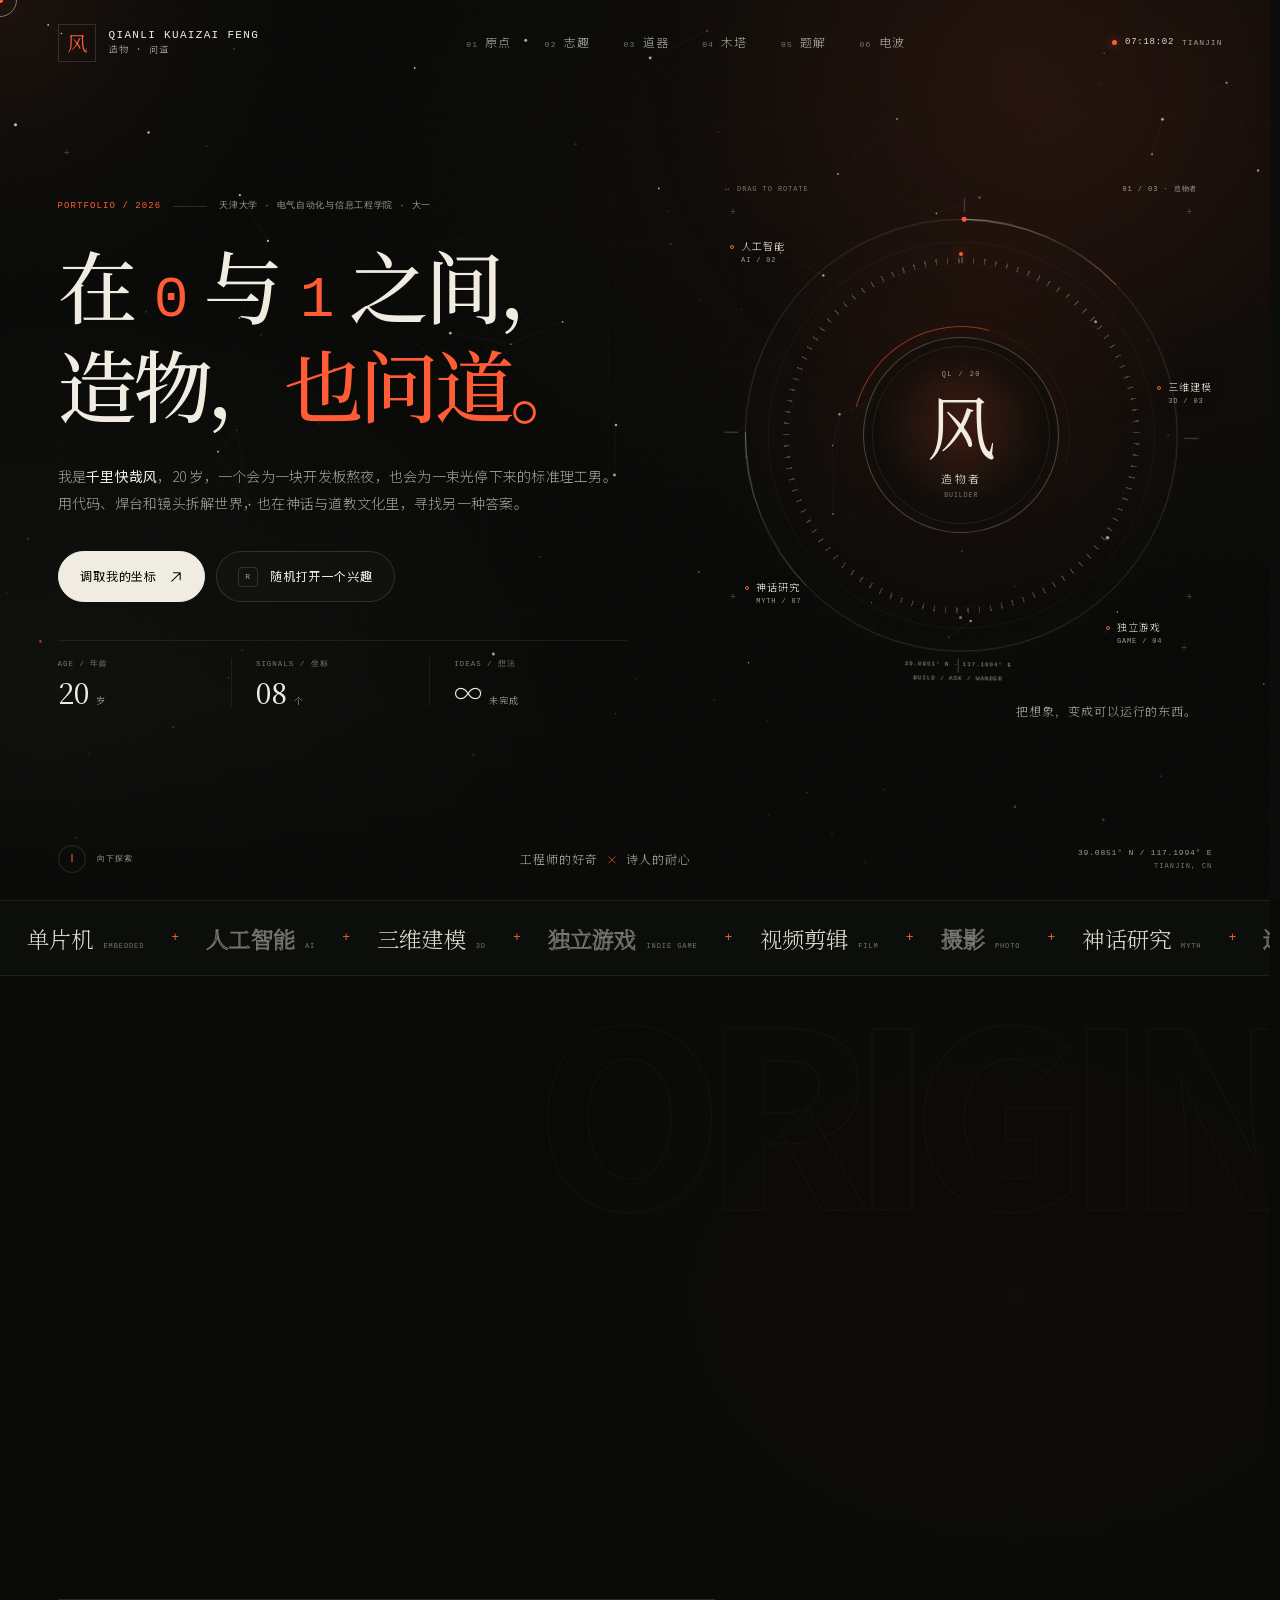
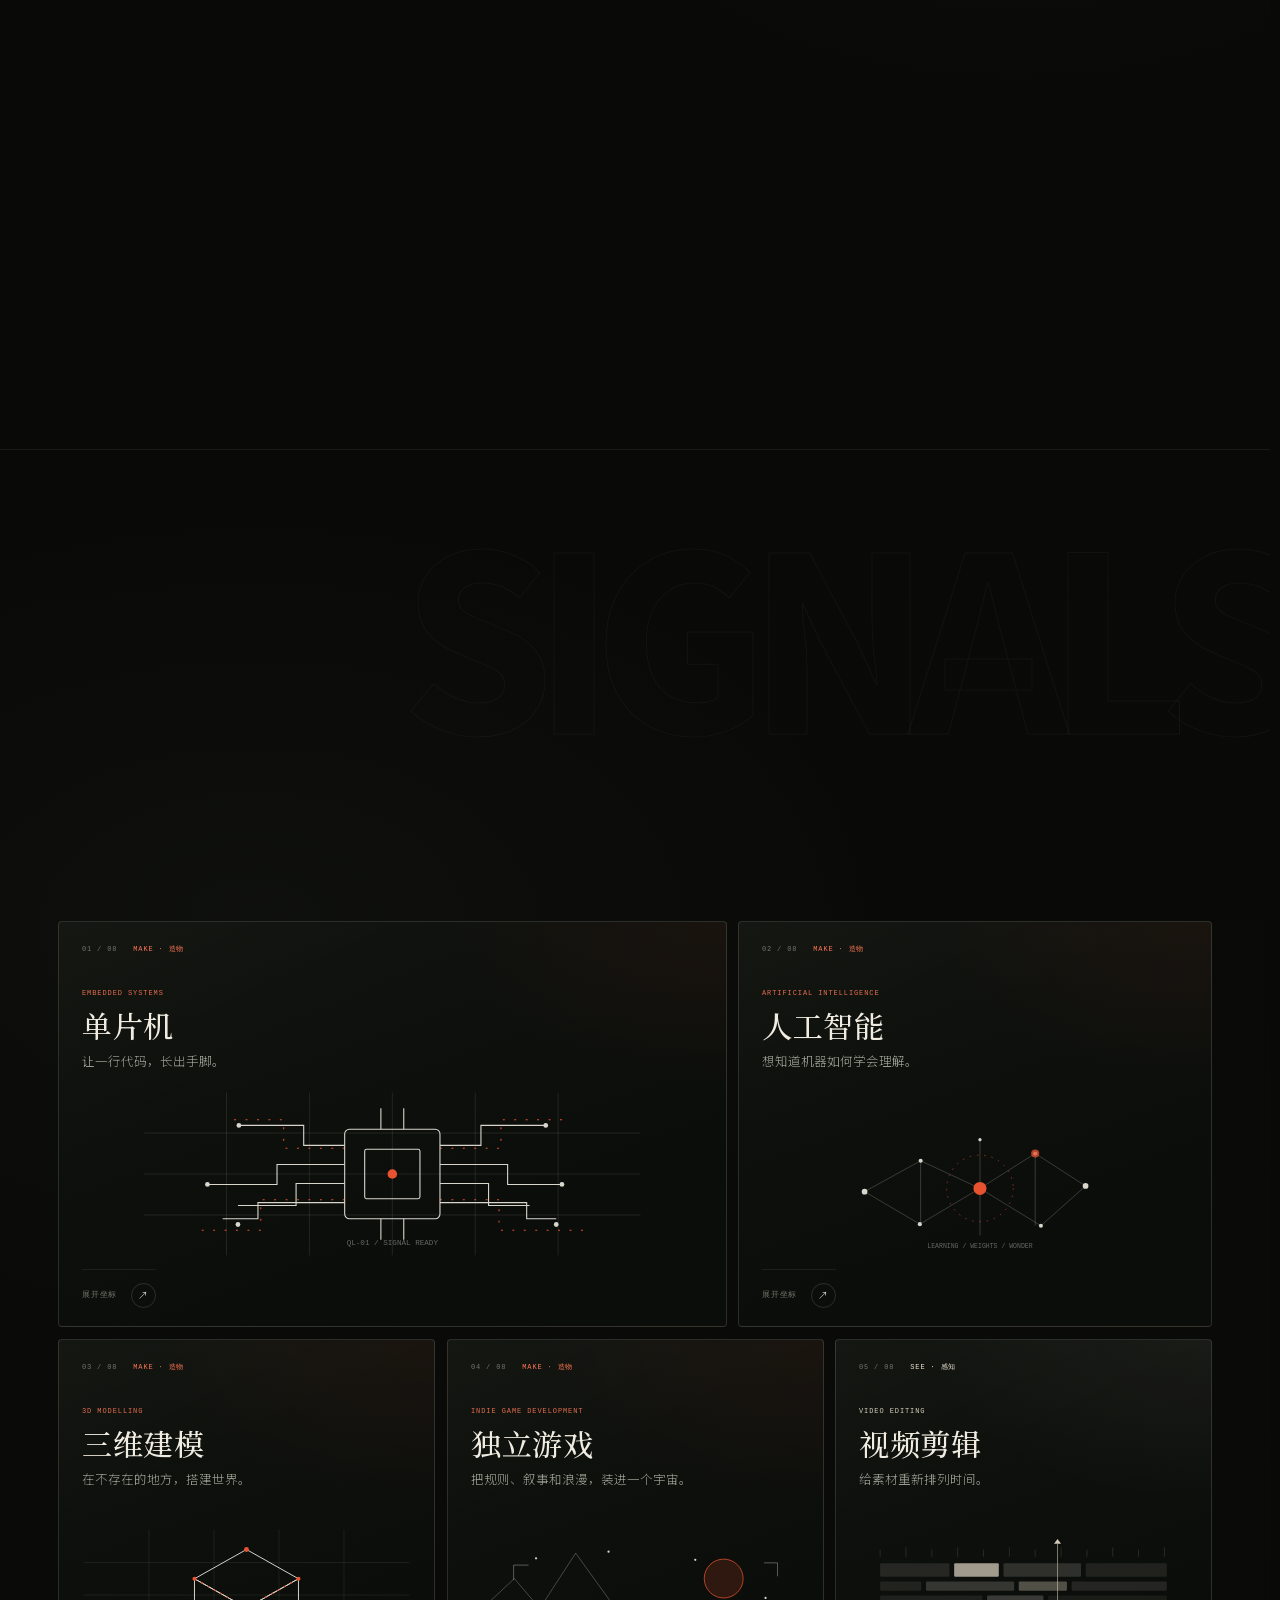
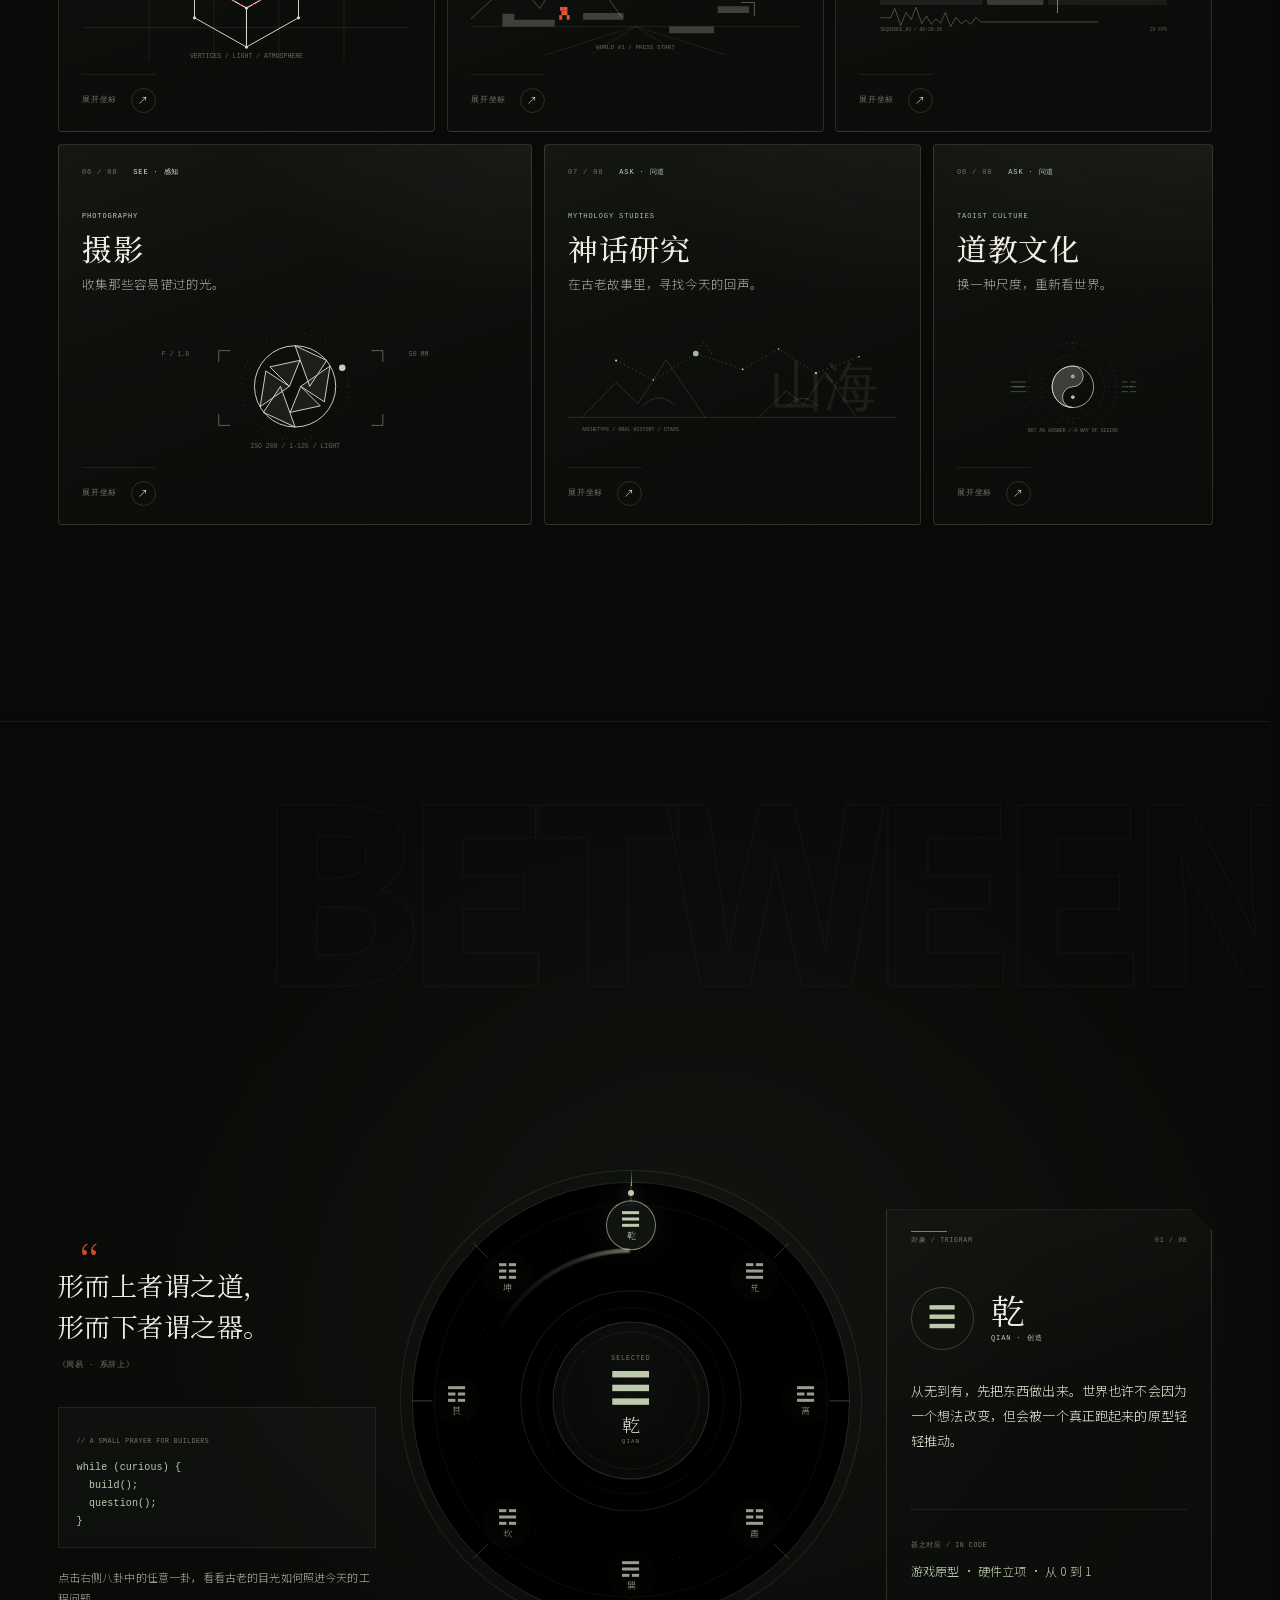
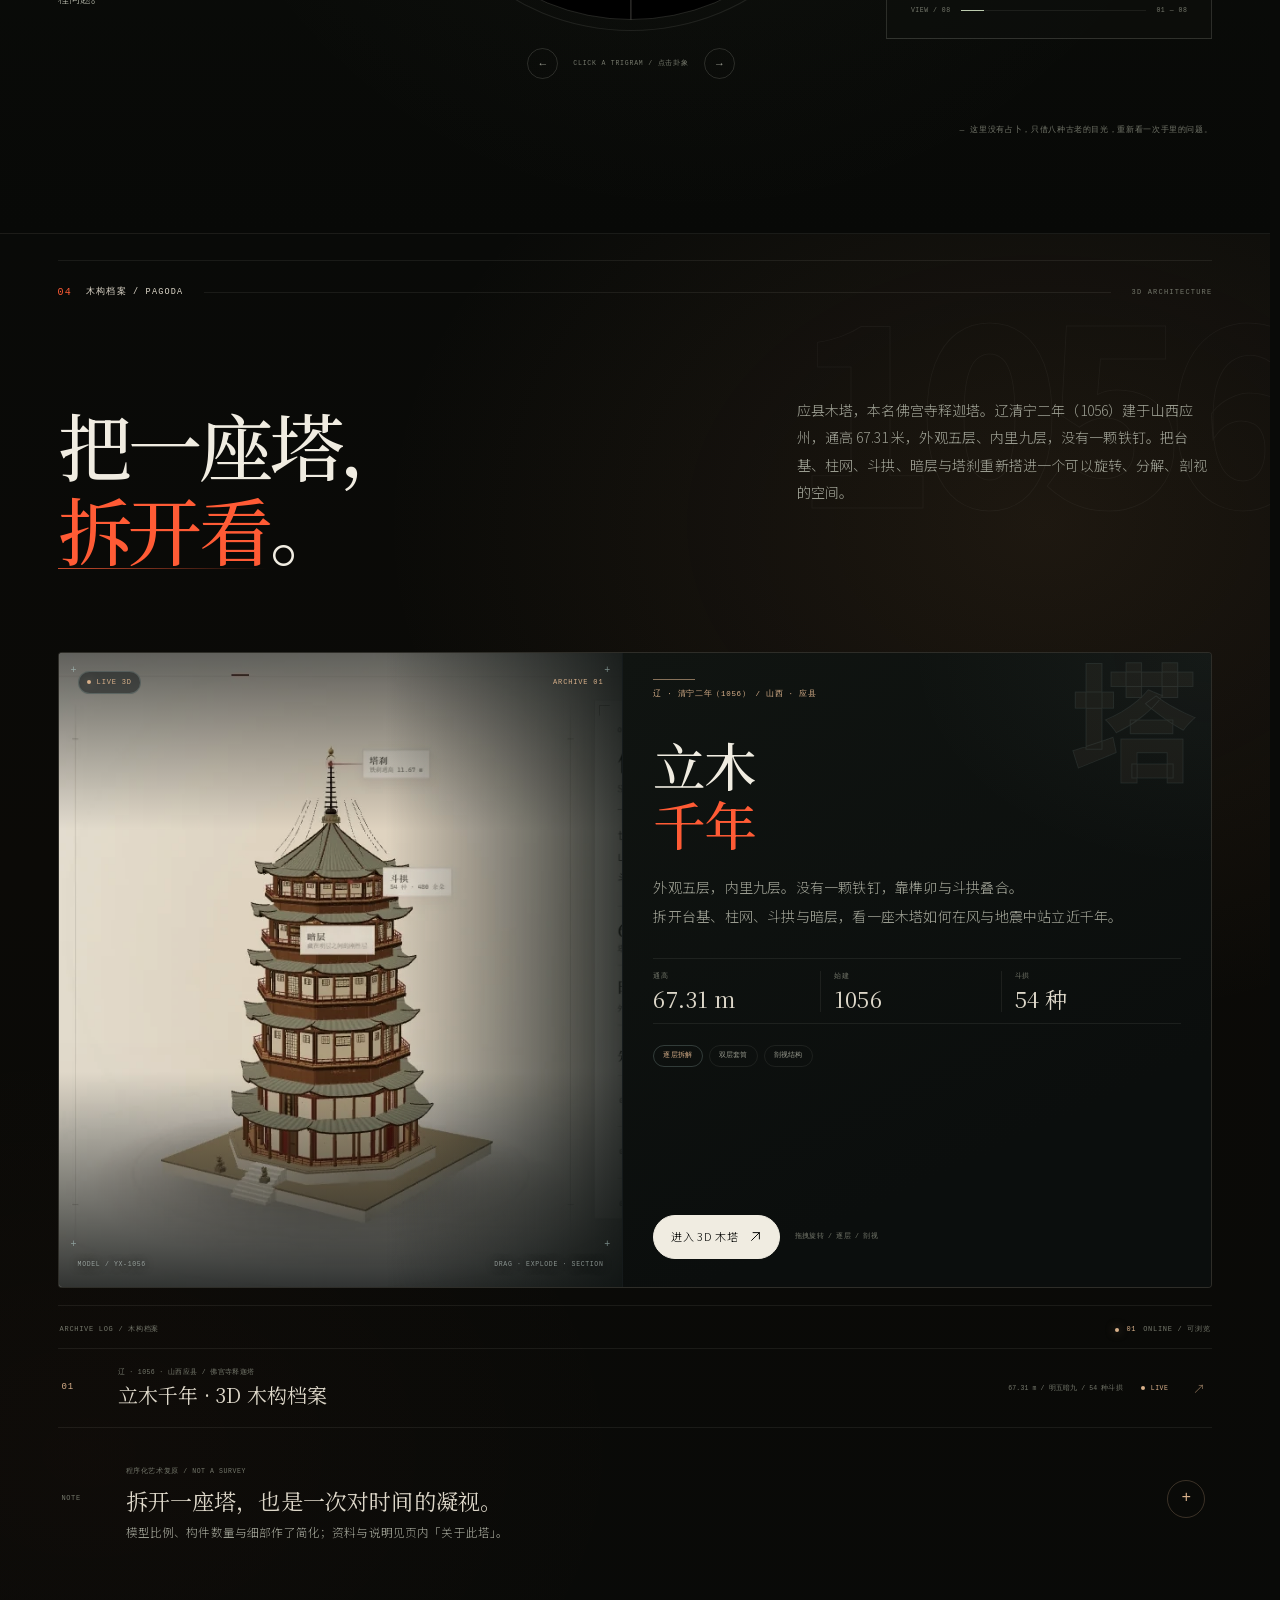
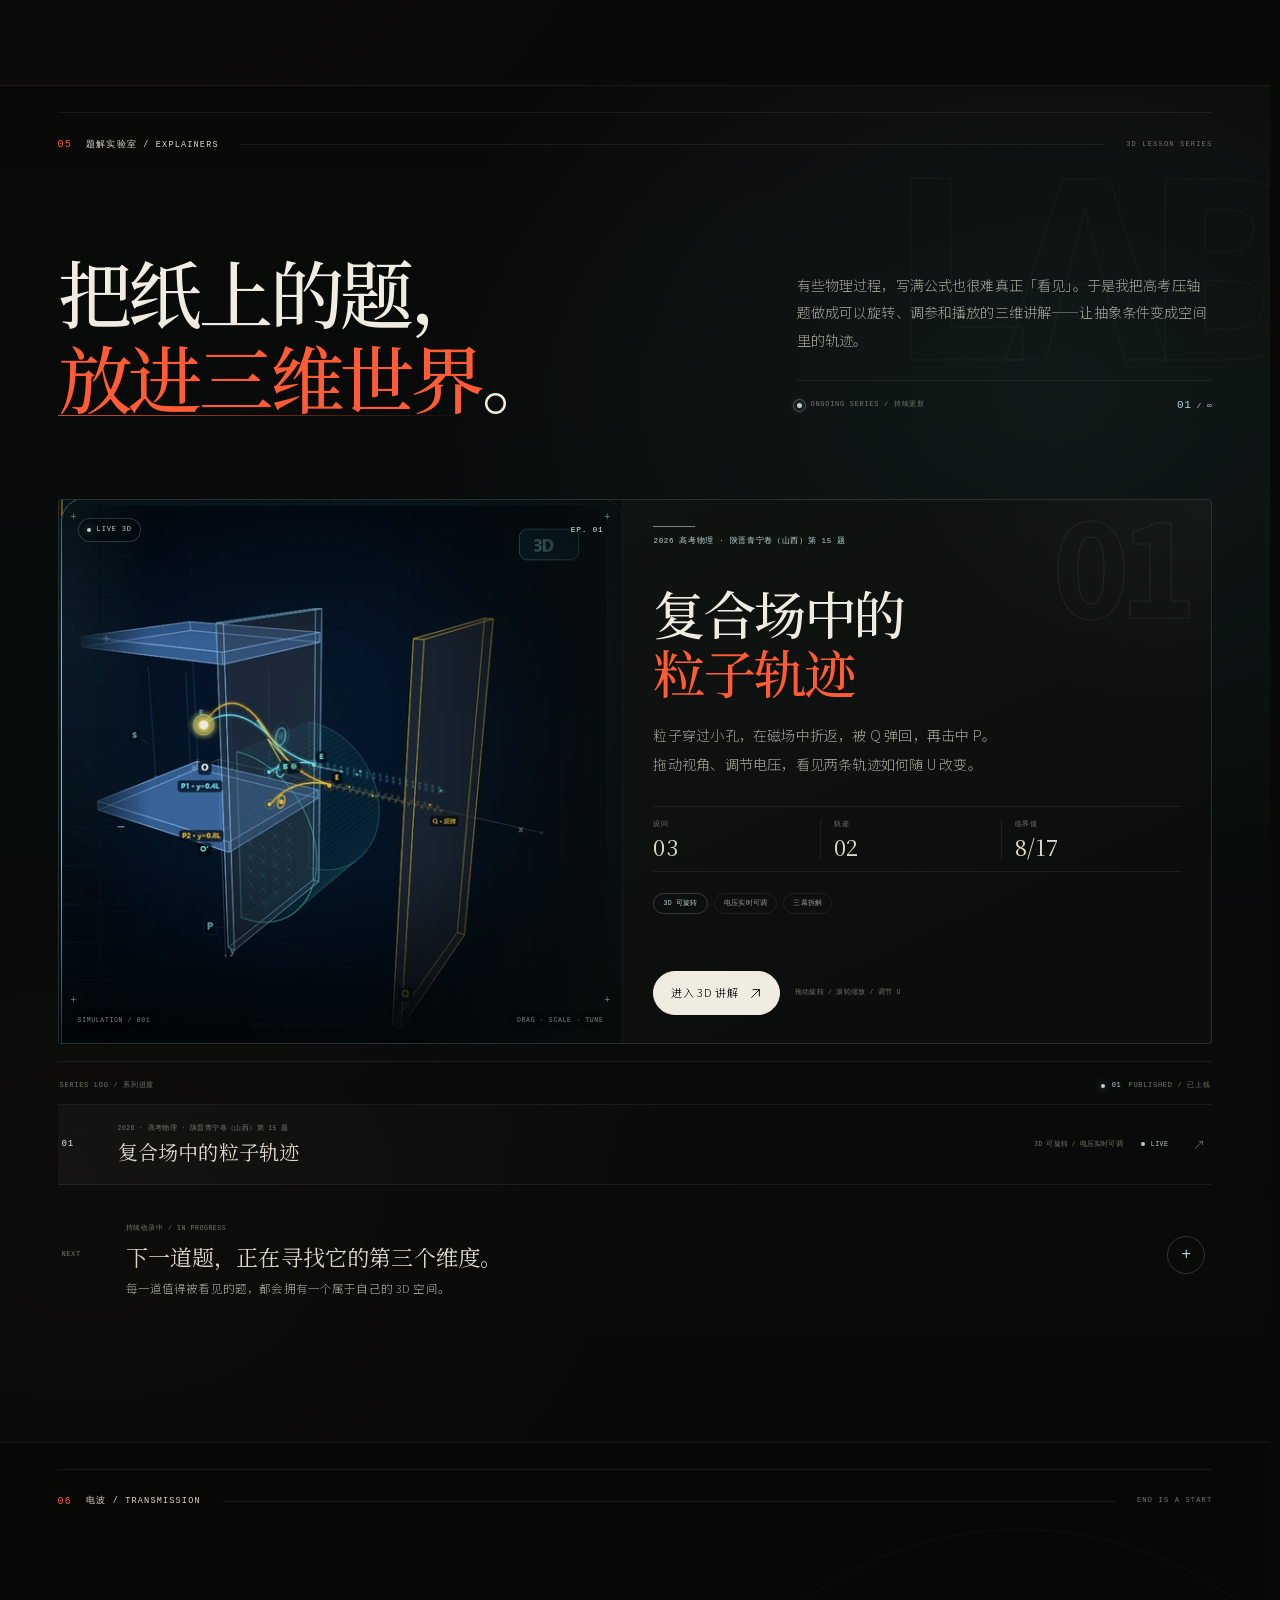
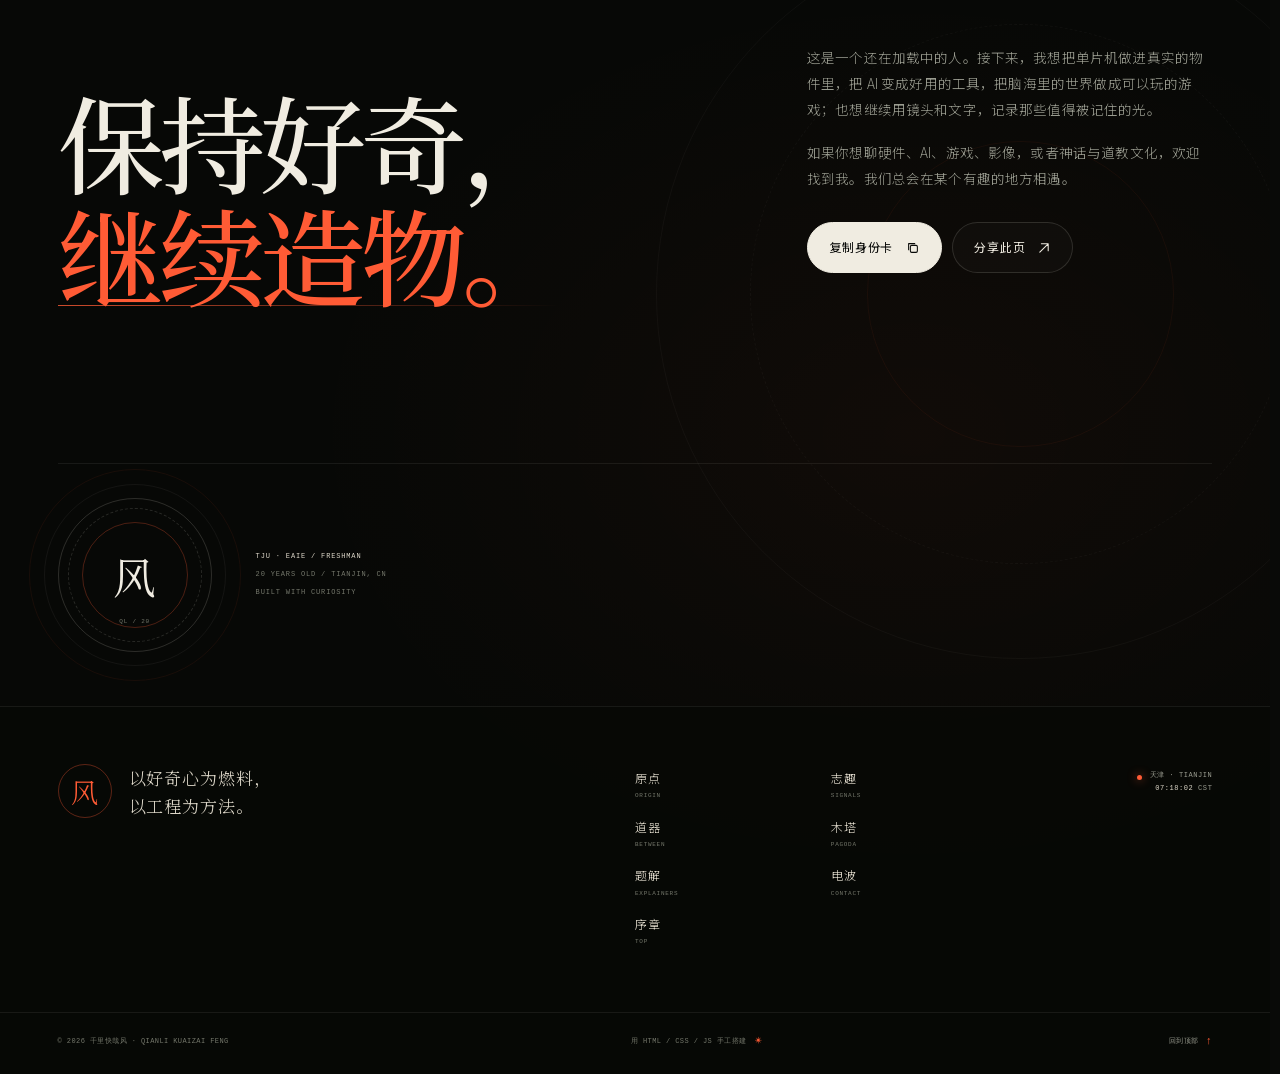
<file: index.html>
<!DOCTYPE html>
<html lang="zh-CN">
<head>
  <meta charset="UTF-8">
  <meta name="viewport" content="width=device-width, initial-scale=1.0">
  <meta name="theme-color" content="#090a08">
  <meta name="author" content="千里快哉风">
  <meta name="description" content="千里快哉风，天津大学电气自动化与信息工程学院大一学生。用代码、焊台与镜头拆解世界，也在神话与道教文化里寻找另一种答案。个人主页、应县木塔 3D 木构档案与 3D 题解实验室。">
  <meta property="og:type" content="website">
  <meta property="og:title" content="千里快哉风 · 造物与问道">
  <meta property="og:description" content="在 0 与 1 之间，造物，也问道。天津大学电气自动化与信息工程学院大一学生千里快哉风的个人坐标、应县木塔 3D 木构档案与 3D 题解实验室。">
  <meta property="og:locale" content="zh_CN">
  <meta name="twitter:card" content="summary">
  <meta name="twitter:title" content="千里快哉风 · 造物与问道">
  <meta name="twitter:description" content="在 0 与 1 之间，造物，也问道。">
  <title>千里快哉风 · 造物与问道</title>
  <link rel="icon" href="data:image/svg+xml,%3Csvg xmlns='http://www.w3.org/2000/svg' viewBox='0 0 64 64'%3E%3Crect width='64' height='64' rx='12' fill='%23090a08'/%3E%3Ctext x='32' y='44' font-size='38' text-anchor='middle' fill='%23ff5b35' font-family='serif'%3E%E9%A3%8E%3C/text%3E%3C/svg%3E">
  <link rel="stylesheet" href="assets/fonts.css">
  <link rel="stylesheet" href="assets/style.css">
  <link rel="stylesheet" href="assets/project-viewer.css">
</head>
<body class="is-loading">

  <div class="loader" id="loader" aria-hidden="true">
    <div class="loader-grid"></div>
    <div class="loader-top">
      <span>QIANLI KUAIZAI FENG</span>
      <span>PERSONAL INDEX / 2026</span>
    </div>
    <div class="loader-center">
      <span class="loader-mark">风</span>
      <div class="loader-copy">
        <span class="loader-cn">正在建立信号连接</span>
        <span class="loader-en">INITIALIZING CURIOSITY</span>
      </div>
    </div>
    <div class="loader-bottom">
      <span>LOADING EXPERIENCE</span>
      <span class="loader-count" id="loaderCount">000</span>
    </div>
    <div class="loader-track"><span id="loaderBar"></span></div>
  </div>

  <div class="pointer-glow" aria-hidden="true"></div>
  <div class="grain" aria-hidden="true"></div>
  <div class="cursor-dot" id="cursorDot" aria-hidden="true"></div>
  <div class="cursor-ring" id="cursorRing" aria-hidden="true"><span>↗</span></div>
  <a class="skip-link" href="#main">跳到主要内容</a>

  <div class="scroll-progress" aria-hidden="true"><span id="progressBar"></span></div>

  <header class="site-header" id="siteHeader">
    <div class="header-inner">
      <a href="#top" class="brand" aria-label="千里快哉风个人主页，回到顶部">
        <span class="brand-mark">风</span>
        <span class="brand-type">QIANLI KUAIZAI FENG<small>造物 · 问道</small></span>
      </a>

      <nav class="desktop-nav" aria-label="主导航">
        <a href="#origin" class="nav-link" data-nav="origin"><span>01</span>原点</a>
        <a href="#signals" class="nav-link" data-nav="signals"><span>02</span>志趣</a>
        <a href="#dao" class="nav-link" data-nav="dao"><span>03</span>道器</a>
        <a href="#pagoda" class="nav-link" data-nav="pagoda"><span>04</span>木塔</a>
        <a href="#explainers" class="nav-link" data-nav="explainers"><span>05</span>题解</a>
        <a href="#contact" class="nav-link" data-nav="contact"><span>06</span>电波</a>
      </nav>

      <div class="header-tools">
        <div class="header-clock" aria-label="天津当前时间">
          <span class="live-dot"></span>
          <span id="clock">--:--:--</span>
          <em>TIANJIN</em>
        </div>
        <button class="menu-toggle" id="menuToggle" type="button" aria-label="打开菜单" aria-expanded="false" aria-controls="mobileMenu">
          <span></span><span></span>
        </button>
      </div>
    </div>
  </header>

  <div class="mobile-menu" id="mobileMenu" aria-hidden="true">
    <div class="mobile-menu-inner">
      <span class="mobile-menu-label">INDEX / 目录</span>
      <nav aria-label="移动端导航">
        <a href="#origin"><span>01</span><strong>原点</strong><em>ORIGIN</em></a>
        <a href="#signals"><span>02</span><strong>志趣</strong><em>SIGNALS</em></a>
        <a href="#dao"><span>03</span><strong>道器</strong><em>BETWEEN</em></a>
        <a href="#pagoda"><span>04</span><strong>木塔</strong><em>PAGODA</em></a>
        <a href="#explainers"><span>05</span><strong>题解</strong><em>EXPLAINERS</em></a>
        <a href="#contact"><span>06</span><strong>电波</strong><em>TRANSMISSION</em></a>
      </nav>
      <div class="mobile-menu-foot">
        <span>TJU · EAIE / 20</span>
        <span>保持好奇，继续造物。</span>
      </div>
    </div>
  </div>

  <main id="main">
    <section class="hero" id="top" aria-labelledby="heroTitle">
      <canvas id="field" aria-hidden="true"></canvas>
      <div class="hero-ambient" aria-hidden="true">
        <span class="hero-aura"></span>
        <span class="hero-cross cross-1">+</span>
        <span class="hero-cross cross-2">+</span>
        <span class="hero-cross cross-3">+</span>
        <span class="hero-grid"></span>
      </div>

      <div class="hero-inner page-pad">
        <div class="hero-copy">
          <div class="hero-kicker" data-hero="1">
            <span class="kicker-tag">PORTFOLIO / 2026</span>
            <span class="kicker-line"></span>
            <span class="kicker-text">天津大学 · 电气自动化与信息工程学院 · 大一</span>
          </div>

          <h1 class="hero-title" id="heroTitle">
            <span class="title-line"><span class="title-inner">在 <i>0</i> 与 <i>1</i> 之间，</span></span>
            <span class="title-line"><span class="title-inner">造物，<em>也问道。</em></span></span>
          </h1>

          <p class="hero-lede" data-hero="2">
            我是<strong>千里快哉风</strong>，20 岁，一个会为一块开发板熬夜，也会为一束光停下来的<span class="no-wrap">标准理工男</span>。<span class="no-wrap">用代码</span>、焊台和镜头拆解世界，也在神话与道教文化里，寻找另一种答案。
          </p>

          <div class="hero-actions" data-hero="3">
            <a class="btn btn-solid magnetic" href="#signals">
              <span>调取我的坐标</span>
              <svg class="arr" viewBox="0 0 16 16" aria-hidden="true"><path d="M3.2 12.8 12.8 3.2M5 3.2h7.8V11"/></svg>
            </a>
            <button class="btn btn-ghost magnetic" id="randomInterest" type="button">
              <kbd>R</kbd>
              <span>随机打开一个兴趣</span>
            </button>
          </div>

          <dl class="hero-stats" data-hero="4">
            <div>
              <dt>AGE / 年龄</dt>
              <dd><span class="counter" data-target="20">00</span><small>岁</small></dd>
            </div>
            <div>
              <dt>SIGNALS / 坐标</dt>
              <dd><span class="counter" data-target="8">00</span><small>个</small></dd>
            </div>
            <div>
              <dt>IDEAS / 想法</dt>
              <dd><span class="infinity">∞</span><small>未完成</small></dd>
            </div>
          </dl>
        </div>

        <div class="hero-visual" data-hero="5">
          <div class="artifact-wrap">
            <div class="artifact" id="artifact" aria-label="互动星盘，可拖动旋转；点击中心切换身份关键词">
              <span class="artifact-corner ac-tl" aria-hidden="true">+</span>
              <span class="artifact-corner ac-tr" aria-hidden="true">+</span>
              <span class="artifact-corner ac-bl" aria-hidden="true">+</span>
              <span class="artifact-corner ac-br" aria-hidden="true">+</span>

              <div class="artifact-stage" id="artifactStage">
                <svg class="artifact-svg" id="artifactSvg" viewBox="0 0 640 640" aria-hidden="true">
                  <defs>
                    <radialGradient id="haloGrad">
                      <stop offset="0" stop-color="#ff5b35" stop-opacity=".11"></stop>
                      <stop offset=".5" stop-color="#ff5b35" stop-opacity=".035"></stop>
                      <stop offset="1" stop-color="#ff5b35" stop-opacity="0"></stop>
                    </radialGradient>
                    <linearGradient id="arcGrad" x1="0" y1="0" x2="1" y2="1">
                      <stop offset="0" stop-color="#f0ece1" stop-opacity=".7"></stop>
                      <stop offset=".55" stop-color="#f0ece1" stop-opacity=".05"></stop>
                      <stop offset="1" stop-color="#ff5b35" stop-opacity=".8"></stop>
                    </linearGradient>
                  </defs>
                  <circle cx="320" cy="320" r="300" fill="url(#haloGrad)"></circle>
                  <circle class="orbit-base" cx="320" cy="320" r="275"></circle>
                  <circle class="orbit-faint" cx="320" cy="320" r="246"></circle>
                  <circle class="orbit-dash" cx="320" cy="320" r="219"></circle>
                  <path class="orbit-arc" d="M320 45a275 275 0 0 1 194.4 80.6"></path>
                  <path class="orbit-arc orbit-arc-2" d="M45 320a275 275 0 0 0 80.6 194.4"></path>
                  <g class="orbit-satellite-ring">
                    <circle cx="320" cy="45" r="3.2" fill="#ff5b35"></circle>
                    <circle cx="508" cy="448" r="2.2" fill="#f0ece1" opacity=".7"></circle>
                  </g>
                  <g class="orbit-crosses">
                    <path d="M320 18v18M320 604v18M18 320h18M604 320h18"></path>
                  </g>
                  <g class="orbit-data">
                    <text x="320" y="614" text-anchor="middle">39.0851° N · 117.1994° E</text>
                    <text x="320" y="632" text-anchor="middle">BUILD / ASK / WANDER</text>
                  </g>
                </svg>

                <div class="artifact-ticks" aria-hidden="true"></div>
                <span class="orbit-satellite orbit-satellite-a" aria-hidden="true"></span>
                <span class="orbit-satellite orbit-satellite-b" aria-hidden="true"></span>

                <div class="artifact-labels" aria-hidden="true">
                  <span class="art-label art-label-1">人工智能<small>AI / 02</small></span>
                  <span class="art-label art-label-2">三维建模<small>3D / 03</small></span>
                  <span class="art-label art-label-3">神话研究<small>MYTH / 07</small></span>
                  <span class="art-label art-label-4">独立游戏<small>GAME / 04</small></span>
                </div>

                <button class="artifact-core" id="coreBtn" type="button" aria-label="点击切换身份关键词">
                  <span class="core-ripple" id="coreRipple" aria-hidden="true"></span>
                  <span class="core-kicker">QL / 20</span>
                  <span class="core-glyph" id="coreGlyph">风</span>
                  <span class="core-label" id="coreLabel">造物者</span>
                  <span class="core-en" id="coreEn">BUILDER</span>
                </button>
              </div>

              <div class="artifact-bottom">
                <span class="drag-hint"><i>↔</i><span class="drag-mouse">DRAG TO ROTATE</span><span class="drag-touch">TAP THE CORE</span></span>
                <span class="core-state" id="coreState">01 / 03 · 造物者</span>
              </div>
            </div>
            <p class="artifact-note" id="artifactNote" aria-live="polite">把想象，变成可以运行的东西。</p>
          </div>
        </div>
      </div>

      <div class="hero-bottom page-pad" data-hero="6">
        <a class="scroll-cue" href="#origin" aria-label="向下滚动到原点">
          <span class="scroll-ring"><i></i></span>
          <span>向下探索</span>
        </a>
        <p class="hero-motto">工程师的好奇 <i>×</i> 诗人的耐心</p>
        <div class="hero-coords">
          <span>39.0851° N / 117.1994° E</span>
          <em>TIANJIN, CN</em>
        </div>
      </div>
    </section>

    <div class="signal-strip" aria-hidden="true">
      <div class="strip-track">
        <div class="strip-group">
          <span>单片机<small>EMBEDDED</small></span><i>+</i>
          <span class="strip-outline">人工智能<small>AI</small></span><i>+</i>
          <span>三维建模<small>3D</small></span><i>+</i>
          <span class="strip-outline">独立游戏<small>INDIE GAME</small></span><i>+</i>
          <span>视频剪辑<small>FILM</small></span><i>+</i>
          <span class="strip-outline">摄影<small>PHOTO</small></span><i>+</i>
          <span>神话研究<small>MYTH</small></span><i>+</i>
          <span class="strip-outline">道教文化<small>TAOISM</small></span><i>+</i>
        </div>
        <div class="strip-group">
          <span>单片机<small>EMBEDDED</small></span><i>+</i>
          <span class="strip-outline">人工智能<small>AI</small></span><i>+</i>
          <span>三维建模<small>3D</small></span><i>+</i>
          <span class="strip-outline">独立游戏<small>INDIE GAME</small></span><i>+</i>
          <span>视频剪辑<small>FILM</small></span><i>+</i>
          <span class="strip-outline">摄影<small>PHOTO</small></span><i>+</i>
          <span>神话研究<small>MYTH</small></span><i>+</i>
          <span class="strip-outline">道教文化<small>TAOISM</small></span><i>+</i>
        </div>
      </div>
    </div>

    <section class="section origin" id="origin" aria-labelledby="originTitle">
      <span class="ghost-word ghost-origin" aria-hidden="true">ORIGIN</span>
      <div class="section-shell page-pad">
        <div class="section-marker reveal">
          <span class="section-num">01</span>
          <span class="section-label">原点 / ORIGIN</span>
          <span class="section-rule"></span>
          <span class="section-side">SCROLL / 001</span>
        </div>

        <div class="origin-grid">
          <div class="origin-main">
            <h2 class="display-heading reveal" id="originTitle">
              标准理工男，<br><em>不标准</em>的好奇心。
            </h2>

            <div class="origin-copy">
              <p class="lead reveal" style="--delay:.06s">
                我今年 20 岁，在天津大学电气自动化与信息工程学院读大一。喜欢把东西拆开，研究它为什么能工作；更享受把它重新装回去时，让它多出一点原来说明书里没有的功能。
              </p>
              <p class="reveal" style="--delay:.12s">
                单片机、人工智能、三维建模和独立游戏，是我和「造物」相处的四种方式；摄影、剪辑、神话与道教文化，则是我理解世界、安放想象的方式。理性和浪漫并不冲突——它们只是同一套系统里，两条互相校准的信号。
              </p>
            </div>

            <div class="principles">
              <article class="principle reveal" style="--delay:.04s">
                <span class="principle-num">01</span>
                <div class="principle-body">
                  <h3>先拆开 <em>DECONSTRUCT</em></h3>
                  <p>看到一个东西，先想知道它怎么运转。</p>
                </div>
                <span class="principle-icon" aria-hidden="true">+</span>
              </article>
              <article class="principle reveal" style="--delay:.1s">
                <span class="principle-num">02</span>
                <div class="principle-body">
                  <h3>再动手 <em>MAKE</em></h3>
                  <p>让想法通电，变成能看见、能触摸的结果。</p>
                </div>
                <span class="principle-icon" aria-hidden="true">+</span>
              </article>
              <article class="principle reveal" style="--delay:.16s">
                <span class="principle-num">03</span>
                <div class="principle-body">
                  <h3>留一点白 <em>LEAVE SPACE</em></h3>
                  <p>给未知留位置，答案才有继续生长的可能。</p>
                </div>
                <span class="principle-icon" aria-hidden="true">+</span>
              </article>
            </div>
          </div>

          <aside class="origin-aside reveal" style="--delay:.08s" aria-label="千里快哉风身份卡">
            <div class="id-card" id="idCard" data-tilt>
              <span class="id-shine" aria-hidden="true"></span>
              <div class="id-top">
                <span>IDENTITY / 001</span>
                <span class="id-status"><i></i>ACTIVE</span>
              </div>

              <div class="id-main">
                <span class="id-avatar">风</span>
                <div class="id-name">
                  <h3>千里快哉风</h3>
                  <p>QIANLI KUAIZAI FENG</p>
                </div>
                <span class="id-age">20</span>
              </div>

              <div class="id-line"></div>

              <dl class="id-data">
                <div><dt>学校 / SCHOOL</dt><dd>天津大学</dd></div>
                <div><dt>学院 / FACULTY</dt><dd>电气自动化与信息工程学院</dd></div>
                <div><dt>阶段 / YEAR</dt><dd>本科一年级</dd></div>
                <div><dt>坐标 / BASE</dt><dd>天津 · TIANJIN</dd></div>
              </dl>

              <div class="id-tags">
                <span>标准理工男</span>
                <span>造物中</span>
                <span>好奇心过载</span>
              </div>

              <div class="id-bottom">
                <div class="id-barcode" aria-hidden="true"></div>
                <div class="id-sign">
                  <span>SIGNAL</span>
                  <svg viewBox="0 0 84 22" aria-hidden="true">
                    <path d="M1 11h8l4-8 5 16 5-12 4 7 5-11 4 16 5-8h9l4-5 3 11 4-6h13"></path>
                  </svg>
                </div>
              </div>
            </div>
            <p class="aside-note"><span>+</span> 比起给自己贴标签，我更想保持一种状态：好奇，动手，然后继续追问。</p>
          </aside>
        </div>
      </div>
    </section>

    <section class="section signals" id="signals" aria-labelledby="signalsTitle">
      <span class="ghost-word ghost-signals" aria-hidden="true">SIGNALS</span>
      <div class="section-shell page-pad">
        <div class="section-marker reveal">
          <span class="section-num">02</span>
          <span class="section-label">志趣 / SIGNALS</span>
          <span class="section-rule"></span>
          <span class="section-side">EIGHT FREQUENCIES</span>
        </div>

        <div class="signals-head">
          <h2 class="display-heading reveal" id="signalsTitle">
            八种与世界<br><em>对话</em>的方式。
          </h2>
          <div class="signals-intro">
            <p class="reveal" style="--delay:.08s">
              从硬件到神话，这些坐标共同构成了我。它们不是并列的技能清单，而是八种看世界的焦距——点开任意一个，看看它在我这里意味着什么。
            </p>
            <button class="text-action reveal" id="randomInterest2" type="button" style="--delay:.14s">
              <span class="text-action-dot"></span>
              <span>随机抽一个坐标</span>
              <kbd>R</kbd>
              <svg class="arr" viewBox="0 0 16 16" aria-hidden="true"><path d="M3.2 12.8 12.8 3.2M5 3.2h7.8V11"/></svg>
            </button>
          </div>
        </div>

        <div class="filter-bar reveal" style="--delay:.06s" role="group" aria-label="按类别筛选兴趣">
          <div class="filter-options">
            <button class="filter-btn is-active" type="button" data-filter="all" aria-pressed="true">全部 <span>08</span></button>
            <button class="filter-btn" type="button" data-filter="make" aria-pressed="false"><i class="filter-dot dot-make"></i>造物 <span>04</span></button>
            <button class="filter-btn" type="button" data-filter="see" aria-pressed="false"><i class="filter-dot dot-see"></i>感知 <span>02</span></button>
            <button class="filter-btn" type="button" data-filter="ask" aria-pressed="false"><i class="filter-dot dot-ask"></i>问道 <span>02</span></button>
          </div>
          <span class="filter-hint">SELECT A FREQUENCY</span>
        </div>

        <div class="interest-grid" id="interestGrid">
          <button class="interest-card card-wide" type="button" data-key="mcu" data-category="make" data-cursor="open" style="--accent:#ff5b35" aria-haspopup="dialog">
            <span class="card-top"><span class="card-id">01 / 08</span><span class="card-cat">MAKE · 造物</span></span>
            <span class="card-body">
              <span class="card-en">EMBEDDED SYSTEMS</span>
              <span class="card-title">单片机</span>
              <span class="card-summary">让一行代码，长出手脚。</span>
            </span>
            <span class="card-art" aria-hidden="true">
              <svg viewBox="0 0 520 170" fill="none">
                <g class="art-grid" stroke="currentColor" stroke-opacity=".12">
                  <path d="M0 42h520M0 85h520M0 128h520M86 0v170M173 0v170M260 0v170M347 0v170M434 0v170"/>
                </g>
                <g class="mcu-traces" stroke="var(--accent)" stroke-width="1.1">
                  <path class="trace-pulse trace-a" d="M210 58H146V28H86"/>
                  <path class="trace-pulse trace-b" d="M310 58h64V28h70"/>
                  <path class="trace-pulse trace-c" d="M210 112H122V144H56"/>
                  <path class="trace-pulse trace-d" d="M310 112h62v32h90"/>
                </g>
                <g stroke="currentColor" stroke-width="1.15">
                  <rect x="210" y="38" width="100" height="94" rx="5"/>
                  <rect x="231" y="59" width="58" height="52" rx="2"/>
                  <path d="M210 55h-43V34H99M210 75h-71v21H66M210 95h-51v23H98M210 115h-91v17H82M310 55h43V34h68M310 75h71v21h57M310 95h51v23h43M310 115h91v17h31"/>
                  <path d="M248 38V16M272 38V16M248 132v22M272 132v22"/>
                </g>
                <g fill="currentColor">
                  <circle cx="99" cy="34" r="2.5"/><circle cx="66" cy="96" r="2.5"/>
                  <circle cx="98" cy="138" r="2.5"/><circle cx="421" cy="34" r="2.5"/>
                  <circle cx="438" cy="96" r="2.5"/><circle cx="432" cy="138" r="2.5"/>
                </g>
                <circle class="mcu-led" cx="260" cy="85" r="5" fill="var(--accent)"/>
                <text x="260" y="160" text-anchor="middle" fill="currentColor" fill-opacity=".44" font-family="monospace" font-size="8">QL-01 / SIGNAL READY</text>
              </svg>
            </span>
            <span class="card-foot"><span>展开坐标</span><span class="card-open">↗</span></span>
          </button>

          <button class="interest-card" type="button" data-key="ai" data-category="make" data-cursor="open" style="--accent:#ff5b35" aria-haspopup="dialog">
            <span class="card-top"><span class="card-id">02 / 08</span><span class="card-cat">MAKE · 造物</span></span>
            <span class="card-body">
              <span class="card-en">ARTIFICIAL INTELLIGENCE</span>
              <span class="card-title">人工智能</span>
              <span class="card-summary">想知道机器如何学会理解。</span>
            </span>
            <span class="card-art" aria-hidden="true">
              <svg viewBox="0 0 420 160" fill="none">
                <g class="ai-links" stroke="currentColor" stroke-opacity=".28">
                  <path d="M74 82 143 44 216 78 284 35 346 75"/>
                  <path d="M74 82 142 122 216 78 291 124 346 75"/>
                  <path d="M143 44v78M284 35v89M216 78v58M216 78V18"/>
                </g>
                <g fill="currentColor">
                  <circle cx="74" cy="82" r="3.5"/><circle cx="143" cy="44" r="2.5"/>
                  <circle cx="142" cy="122" r="2.5"/><circle cx="216" cy="78" r="4"/>
                  <circle cx="216" cy="18" r="2"/><circle cx="284" cy="35" r="2.5"/>
                  <circle cx="291" cy="124" r="2.5"/><circle cx="346" cy="75" r="3.5"/>
                </g>
                <circle class="ai-orbit" cx="216" cy="78" r="41" stroke="var(--accent)" stroke-opacity=".65" stroke-dasharray="2 7"/>
                <circle cx="216" cy="78" r="8" fill="var(--accent)"/>
                <circle cx="284" cy="35" r="5" fill="var(--accent)" fill-opacity=".75"/>
                <text x="216" y="151" text-anchor="middle" fill="currentColor" fill-opacity=".44" font-family="monospace" font-size="8">LEARNING / WEIGHTS / WONDER</text>
              </svg>
            </span>
            <span class="card-foot"><span>展开坐标</span><span class="card-open">↗</span></span>
          </button>

          <button class="interest-card" type="button" data-key="threed" data-category="make" data-cursor="open" style="--accent:#ff5b35" aria-haspopup="dialog">
            <span class="card-top"><span class="card-id">03 / 08</span><span class="card-cat">MAKE · 造物</span></span>
            <span class="card-body">
              <span class="card-en">3D MODELLING</span>
              <span class="card-title">三维建模</span>
              <span class="card-summary">在不存在的地方，搭建世界。</span>
            </span>
            <span class="card-art" aria-hidden="true">
              <svg viewBox="0 0 400 160" fill="none">
                <g class="art-grid" stroke="currentColor" stroke-opacity=".1">
                  <path d="M0 40h400M0 80h400M0 120h400M80 0v160M160 0v160M240 0v160M320 0v160"/>
                </g>
                <g class="cube-lines" stroke="currentColor" stroke-width="1.2">
                  <path d="m200 24 64 36-64 36-64-36 64-36Z"/>
                  <path d="m136 60 64 36v48l-64-36V60ZM264 60l-64 36v48l64-36V60Z"/>
                  <path d="M200 96v48" stroke-opacity=".3"/>
                </g>
                <path class="cube-scan" d="m136 60 64 36 64-36" stroke="var(--accent)" stroke-width="1.4" stroke-dasharray="3 6"/>
                <g fill="var(--accent)">
                  <circle cx="200" cy="24" r="3"/><circle cx="136" cy="60" r="2.5"/>
                  <circle cx="264" cy="60" r="2.5"/>
                </g>
                <g fill="currentColor">
                  <circle cx="200" cy="96" r="2"/><circle cx="200" cy="144" r="2"/>
                  <circle cx="136" cy="108" r="2"/><circle cx="264" cy="108" r="2"/>
                </g>
                <text x="200" y="158" text-anchor="middle" fill="currentColor" fill-opacity=".44" font-family="monospace" font-size="8">VERTICES / LIGHT / ATMOSPHERE</text>
              </svg>
            </span>
            <span class="card-foot"><span>展开坐标</span><span class="card-open">↗</span></span>
          </button>

          <button class="interest-card" type="button" data-key="game" data-category="make" data-cursor="open" style="--accent:#ff5b35" aria-haspopup="dialog">
            <span class="card-top"><span class="card-id">04 / 08</span><span class="card-cat">MAKE · 造物</span></span>
            <span class="card-body">
              <span class="card-en">INDIE GAME DEVELOPMENT</span>
              <span class="card-title">独立游戏</span>
              <span class="card-summary">把规则、叙事和浪漫，装进一个宇宙。</span>
            </span>
            <span class="card-art" aria-hidden="true">
              <svg viewBox="0 0 440 160" fill="none">
                <g stroke="currentColor" stroke-opacity=".12">
                  <path d="M0 122h440M220 122 160 160M220 122l60 38M220 122 100 160M220 122l120 38"/>
                </g>
                <path d="m0 112 58-54 34 40 48-74 62 86" stroke="currentColor" stroke-opacity=".32" stroke-width="1.2"/>
                <circle class="game-sun" cx="338" cy="58" r="26" fill="var(--accent)" fill-opacity=".16" stroke="var(--accent)" stroke-width="1"/>
                <path d="M42 122h70v-9H58v-8H42v17ZM150 113h54v-9h-54v9ZM265 131h60v-9h-60v9ZM330 104h42v-9h-42v9Z" fill="currentColor" fill-opacity=".25"/>
                <g class="pixel-player" fill="var(--accent)">
                  <rect x="119" y="96" width="5" height="5"/>
                  <rect x="124" y="96" width="5" height="5"/>
                  <rect x="121" y="101" width="8" height="6"/>
                  <rect x="118" y="107" width="4" height="6"/>
                  <rect x="128" y="107" width="4" height="6"/>
                </g>
                <g stroke="currentColor" stroke-opacity=".5">
                  <path d="M77 40h-20v20M361 90h18v18M392 37h18v18"/>
                </g>
                <g fill="currentColor">
                  <circle cx="87" cy="31" r="1.5"/><circle cx="184" cy="22" r="1.5"/>
                  <circle cx="394" cy="84" r="1.5"/><circle cx="300" cy="33" r="1.5"/>
                </g>
                <text x="220" y="152" text-anchor="middle" fill="currentColor" fill-opacity=".44" font-family="monospace" font-size="8">WORLD 01 / PRESS START</text>
              </svg>
            </span>
            <span class="card-foot"><span>展开坐标</span><span class="card-open">↗</span></span>
          </button>

          <button class="interest-card card-wide" type="button" data-key="video" data-category="see" data-cursor="open" style="--accent:#e8dfcb" aria-haspopup="dialog">
            <span class="card-top"><span class="card-id">05 / 08</span><span class="card-cat">SEE · 感知</span></span>
            <span class="card-body">
              <span class="card-en">VIDEO EDITING</span>
              <span class="card-title">视频剪辑</span>
              <span class="card-summary">给素材重新排列时间。</span>
            </span>
            <span class="card-art" aria-hidden="true">
              <svg viewBox="0 0 560 170" fill="none">
                <g class="video-ruler" stroke="currentColor" stroke-opacity=".23">
                  <path d="M36 24v12M80 20v16M124 24v12M168 20v16M212 24v12M256 20v16M300 24v12M344 20v16M388 24v12M432 20v16M476 24v12M520 20v16"/>
                </g>
                <g class="video-clips">
                  <rect x="36" y="47" width="118" height="23" rx="2" fill="currentColor" fill-opacity=".12"/>
                  <rect x="162" y="47" width="76" height="23" rx="2" fill="var(--accent)" fill-opacity=".75"/>
                  <rect x="246" y="47" width="132" height="23" rx="2" fill="currentColor" fill-opacity=".17"/>
                  <rect x="386" y="47" width="138" height="23" rx="2" fill="currentColor" fill-opacity=".1"/>
                  <rect x="36" y="78" width="70" height="16" rx="2" fill="currentColor" fill-opacity=".1"/>
                  <rect x="114" y="78" width="150" height="16" rx="2" fill="currentColor" fill-opacity=".2"/>
                  <rect x="272" y="78" width="82" height="16" rx="2" fill="var(--accent)" fill-opacity=".35"/>
                  <rect x="362" y="78" width="162" height="16" rx="2" fill="currentColor" fill-opacity=".12"/>
                  <rect x="36" y="102" width="174" height="16" rx="2" fill="currentColor" fill-opacity=".09"/>
                  <rect x="218" y="102" width="96" height="16" rx="2" fill="currentColor" fill-opacity=".22"/>
                  <rect x="322" y="102" width="202" height="16" rx="2" fill="currentColor" fill-opacity=".07"/>
                </g>
                <path class="video-wave" d="M36 140h18l7-16 10 29 9-22 9 12 8-21 10 28 8-13 8 14 8-9 8 7 8-18 9 24 9-16 9 11 8-6 8 7 9-12 8 8h200" stroke="var(--accent)" stroke-opacity=".55"/>
                <g class="video-playhead">
                  <path d="M338 14v118" stroke="var(--accent)"/>
                  <path d="m332 14 6-8 6 8" fill="var(--accent)"/>
                </g>
                <text x="36" y="162" fill="currentColor" fill-opacity=".44" font-family="monospace" font-size="8">SEQUENCE_03 / 00:20:26</text>
                <text x="524" y="162" text-anchor="end" fill="currentColor" fill-opacity=".44" font-family="monospace" font-size="8">24 FPS</text>
              </svg>
            </span>
            <span class="card-foot"><span>展开坐标</span><span class="card-open">↗</span></span>
          </button>

          <button class="interest-card" type="button" data-key="photo" data-category="see" data-cursor="open" style="--accent:#e8dfcb" aria-haspopup="dialog">
            <span class="card-top"><span class="card-id">06 / 08</span><span class="card-cat">SEE · 感知</span></span>
            <span class="card-body">
              <span class="card-en">PHOTOGRAPHY</span>
              <span class="card-title">摄影</span>
              <span class="card-summary">收集那些容易错过的光。</span>
            </span>
            <span class="card-art" aria-hidden="true">
              <svg viewBox="0 0 400 160" fill="none">
                <g class="aperture" stroke="currentColor" stroke-width="1.15">
                  <circle cx="200" cy="78" r="50"/>
                  <path d="M200 28 239 46 218 78Z" fill="currentColor" fill-opacity=".08"/>
                  <path d="M243 53 236 97 207 78Z" fill="currentColor" fill-opacity=".08"/>
                  <path d="M231 102 194 110 207 78Z" fill="currentColor" fill-opacity=".08"/>
                  <path d="M200 128 161 110 182 78Z" fill="currentColor" fill-opacity=".08"/>
                  <path d="M157 103 164 59 193 78Z" fill="currentColor" fill-opacity=".08"/>
                  <path d="M169 54 206 46 193 78Z" fill="currentColor" fill-opacity=".08"/>
                  <circle cx="200" cy="78" r="66" stroke-opacity=".24" stroke-dasharray="1 6"/>
                </g>
                <g class="focus-frame" stroke="currentColor" stroke-opacity=".5">
                  <path d="M106 48V34h14M294 34h14v14M308 112v14h-14M120 126h-14v-14"/>
                </g>
                <circle class="photo-dot" cx="258" cy="55" r="4" fill="var(--accent)"/>
                <text x="36" y="40" fill="currentColor" fill-opacity=".44" font-family="monospace" font-size="8">F / 1.8</text>
                <text x="364" y="40" text-anchor="end" fill="currentColor" fill-opacity=".44" font-family="monospace" font-size="8">50 MM</text>
                <text x="200" y="154" text-anchor="middle" fill="currentColor" fill-opacity=".44" font-family="monospace" font-size="8">ISO 200 / 1-125 / LIGHT</text>
              </svg>
            </span>
            <span class="card-foot"><span>展开坐标</span><span class="card-open">↗</span></span>
          </button>

          <button class="interest-card card-wide" type="button" data-key="myth" data-category="ask" data-cursor="open" style="--accent:#bccbae" aria-haspopup="dialog">
            <span class="card-top"><span class="card-id">07 / 08</span><span class="card-cat">ASK · 问道</span></span>
            <span class="card-body">
              <span class="card-en">MYTHOLOGY STUDIES</span>
              <span class="card-title">神话研究</span>
              <span class="card-summary">在古老故事里，寻找今天的回声。</span>
            </span>
            <span class="card-art" aria-hidden="true">
              <svg viewBox="0 0 520 160" fill="none">
                <text x="404" y="112" text-anchor="middle" fill="currentColor" fill-opacity=".08" font-family="serif" font-size="86">山海</text>
                <path d="M0 132h520M22 132l54-55 35 33 44-69 62 91M302 132l43-42 27 22 35-51 49 71" stroke="currentColor" stroke-opacity=".24"/>
                <g class="myth-stars" fill="currentColor">
                  <circle cx="76" cy="42" r="1.6"/><circle cx="135" cy="73" r="1.2"/>
                  <circle cx="202" cy="31" r="2"/><circle cx="276" cy="56" r="1.4"/>
                  <circle cx="333" cy="24" r="1.2"/><circle cx="392" cy="62" r="1.7"/>
                  <circle cx="460" cy="36" r="1.2"/>
                </g>
                <g class="myth-lines" stroke="var(--accent)" stroke-opacity=".5" stroke-dasharray="2 5">
                  <path d="m76 42 59 31 67-42 74 25 57-32 59 38 68-26"/>
                  <path d="m202 31 12-18 15 21"/>
                </g>
                <circle class="myth-star" cx="202" cy="31" r="4.5" fill="var(--accent)"/>
                <path d="M118 114c18-17 34-17 52 0M348 114c16-16 31-16 47 0" stroke="currentColor" stroke-opacity=".25"/>
                <text x="22" y="154" fill="currentColor" fill-opacity=".44" font-family="monospace" font-size="8">ARCHETYPE / ORAL HISTORY / STARS</text>
              </svg>
            </span>
            <span class="card-foot"><span>展开坐标</span><span class="card-open">↗</span></span>
          </button>

          <button class="interest-card" type="button" data-key="tao" data-category="ask" data-cursor="open" style="--accent:#bccbae" aria-haspopup="dialog">
            <span class="card-top"><span class="card-id">08 / 08</span><span class="card-cat">ASK · 问道</span></span>
            <span class="card-body">
              <span class="card-en">TAOIST CULTURE</span>
              <span class="card-title">道教文化</span>
              <span class="card-summary">换一种尺度，重新看世界。</span>
            </span>
            <span class="card-art" aria-hidden="true">
              <svg viewBox="0 0 380 160" fill="none">
                <g class="tao-orbit" stroke="currentColor" stroke-opacity=".26" stroke-dasharray="2 6">
                  <circle cx="190" cy="78" r="72"/>
                  <circle cx="190" cy="78" r="52"/>
                  <path d="M190 6v14M190 136v14M118 78h14M248 78h14"/>
                </g>
                <g class="taiji" stroke="currentColor" stroke-width="1.2">
                  <circle cx="190" cy="78" r="34"/>
                  <path d="M190 44a17 17 0 0 1 0 34 17 17 0 0 0 0 34 34 34 0 0 1 0-68Z" fill="currentColor" fill-opacity=".24"/>
                  <circle cx="190" cy="61" r="2.4" fill="currentColor" fill-opacity=".55"/>
                  <circle cx="190" cy="95" r="2.4" fill="var(--accent)"/>
                </g>
                <g class="trigram-marks" stroke="var(--accent)" stroke-opacity=".6">
                  <path d="M92 78h18M88 70h26M88 78h26M88 86h26"/>
                  <path d="M270 70h26M270 78h26M270 86h26M278 78h10" stroke-dasharray="10 4"/>
                </g>
                <text x="190" y="152" text-anchor="middle" fill="currentColor" fill-opacity=".44" font-family="monospace" font-size="8">NOT AN ANSWER / A WAY OF SEEING</text>
              </svg>
            </span>
            <span class="card-foot"><span>展开坐标</span><span class="card-open">↗</span></span>
          </button>
        </div>

        <p class="grid-note reveal">
          <span class="grid-note-mark">✳</span>
          八个坐标，不是八种人设；它们只是我看世界的八种焦距。
          <span class="grid-note-end">TJU · EAIE / 20</span>
        </p>
      </div>
    </section>

    <section class="section dao" id="dao" aria-labelledby="daoTitle">
      <span class="ghost-word ghost-dao" aria-hidden="true">BETWEEN</span>
      <div class="section-shell page-pad">
        <div class="section-marker reveal">
          <span class="section-num">03</span>
          <span class="section-label">道器 / BETWEEN</span>
          <span class="section-rule"></span>
          <span class="section-side">SILICON &amp; SPIRIT</span>
        </div>

        <div class="dao-head">
          <h2 class="display-heading reveal" id="daoTitle">
            以硅造器，<br>以道<em>观心</em>。
          </h2>
          <div class="dao-head-copy">
            <p class="reveal" style="--delay:.06s">
              写代码时，世界是可被拆解的；读神话时，世界又恢复成一片留白。这两种视角，在我这里不是对立，而是彼此的补光。
            </p>
            <p class="reveal" style="--delay:.12s">
              工程训练我把问题变成模块，寻找因果与边界；道教文化和神话让我看到尺度、变化与不可穷尽。器，是手中的方法；道，是心里的尺度。
            </p>
          </div>
        </div>

        <div class="dao-stage">
          <div class="dao-copy reveal">
            <span class="dao-quote-mark">“</span>
            <blockquote>形而上者谓之道，<br>形而下者谓之器。</blockquote>
            <cite>《周易 · 系辞上》</cite>
            <div class="dao-code">
              <span>// A SMALL PRAYER FOR BUILDERS</span>
              <p>while (curious) {<br>&nbsp;&nbsp;build();<br>&nbsp;&nbsp;question();<br>}</p>
            </div>
            <p class="dao-copy-note">点击右侧八卦中的任意一卦，看看古老的目光如何照进今天的工程问题。</p>
          </div>

          <div class="bagua-column reveal" style="--delay:.08s">
            <div class="bagua" id="bagua" aria-label="八卦互动罗盘">
              <span class="bagua-glow" aria-hidden="true"></span>
              <svg class="bagua-svg" viewBox="0 0 600 600" aria-hidden="true">
                <circle cx="300" cy="300" r="284" stroke="currentColor" stroke-opacity=".17"/>
                <circle cx="300" cy="300" r="255" stroke="currentColor" stroke-opacity=".07"/>
                <circle cx="300" cy="300" r="213" stroke="currentColor" stroke-opacity=".18" stroke-dasharray="1 8"/>
                <circle cx="300" cy="300" r="143" stroke="currentColor" stroke-opacity=".16"/>
                <circle cx="300" cy="300" r="121" stroke="currentColor" stroke-opacity=".07"/>
                <path d="M300 16v26M300 558v26M16 300h26M558 300h26" stroke="currentColor" stroke-opacity=".35"/>
                <path d="M95 95 114 114M486 486 505 505M505 95 486 114M114 486 95 505" stroke="currentColor" stroke-opacity=".25"/>
              </svg>
              <div class="bagua-rotor" aria-hidden="true">
                <span class="bagua-tickring"></span>
                <span class="bagua-sweep"></span>
              </div>
              <div class="bagua-marker" id="baguaMarker" aria-hidden="true">
                <span class="marker-line"></span>
                <span class="marker-dot"></span>
              </div>

              <button class="trigram is-active" type="button" data-key="qian" data-angle="0" style="--angle:0deg" aria-pressed="true"><span>☰</span><em>乾</em></button>
              <button class="trigram" type="button" data-key="dui" data-angle="45" style="--angle:45deg" aria-pressed="false"><span>☱</span><em>兑</em></button>
              <button class="trigram" type="button" data-key="li" data-angle="90" style="--angle:90deg" aria-pressed="false"><span>☲</span><em>离</em></button>
              <button class="trigram" type="button" data-key="zhen" data-angle="135" style="--angle:135deg" aria-pressed="false"><span>☳</span><em>震</em></button>
              <button class="trigram" type="button" data-key="xun" data-angle="180" style="--angle:180deg" aria-pressed="false"><span>☴</span><em>巽</em></button>
              <button class="trigram" type="button" data-key="kan" data-angle="225" style="--angle:225deg" aria-pressed="false"><span>☵</span><em>坎</em></button>
              <button class="trigram" type="button" data-key="gen" data-angle="270" style="--angle:270deg" aria-pressed="false"><span>☶</span><em>艮</em></button>
              <button class="trigram" type="button" data-key="kun" data-angle="315" style="--angle:315deg" aria-pressed="false"><span>☷</span><em>坤</em></button>

              <div class="bagua-center" aria-live="polite">
                <span class="bagua-center-kicker">SELECTED</span>
                <strong id="baguaGlyph">☰</strong>
                <span class="bagua-center-name" id="baguaName">乾</span>
                <span class="bagua-center-en" id="baguaEn">QIAN</span>
              </div>
              <span class="bagua-note note-top">乾</span>
              <span class="bagua-note note-bottom">坤</span>
            </div>

            <div class="bagua-controls">
              <button class="round-btn" id="daoPrev" type="button" aria-label="上一个卦象"><span>←</span></button>
              <span class="bagua-controls-hint">CLICK A TRIGRAM / 点击卦象</span>
              <button class="round-btn" id="daoNext" type="button" aria-label="下一个卦象"><span>→</span></button>
            </div>
          </div>

          <article class="dao-reading reveal" style="--delay:.14s" aria-live="polite">
            <div class="reading-top">
              <span>卦象 / TRIGRAM</span>
              <span id="daoIndex">01 / 08</span>
            </div>
            <div class="reading-main">
              <span class="reading-symbol" id="daoSymbol">☰</span>
              <div class="reading-title">
                <h3 id="daoName">乾</h3>
                <p id="daoEn">QIAN · 创造</p>
              </div>
            </div>
            <p class="reading-desc" id="daoDesc">从无到有，先把东西做出来。世界不会因为一个想法改变，但会被一个原型轻轻推动。</p>
            <div class="reading-map">
              <span>器之对应 / IN CODE</span>
              <p id="daoTech">游戏原型 · 硬件立项 · 从 0 到 1</p>
            </div>
            <div class="reading-foot">
              <span>VIEW / 08</span>
              <div class="reading-progress"><i id="daoProgress"></i></div>
              <span id="daoPart">01 — 08</span>
            </div>
          </article>
        </div>

        <p class="dao-footnote reveal">— 这里没有占卜，只借八种古老的目光，重新看一次手里的问题。</p>
      </div>
    </section>

    <section class="section explainers pagoda" id="pagoda" aria-labelledby="pagodaTitle">
      <span class="ghost-word ghost-lab" aria-hidden="true">1056</span>
      <div class="section-shell page-pad">
        <div class="section-marker reveal">
          <span class="section-num">04</span>
          <span class="section-label">木构档案 / PAGODA</span>
          <span class="section-rule"></span>
          <span class="section-side">3D ARCHITECTURE</span>
        </div>

        <div class="explainers-head">
          <h2 class="display-heading reveal" id="pagodaTitle">
            把一座塔，<br><em>拆开看</em>。
          </h2>
          <div class="explainers-intro">
            <p class="reveal" style="--delay:.06s">
              应县木塔，本名佛宫寺释迦塔。辽清宁二年（1056）建于山西应州，通高 67.31 米，外观五层、内里九层，没有一颗铁钉。把台基、柱网、斗拱、暗层与塔刹重新搭进一个可以旋转、分解、剖视的空间。
            </p>
            <div class="series-stamp reveal" style="--delay:.12s">
              <span class="lab-pulse" aria-hidden="true"></span>
              <span>INDEPENDENT STUDY / 独立研究</span>
              <span class="series-count"><b>01</b> / 01</span>
            </div>
          </div>
        </div>

        <a class="explainer-feature pagoda-feature reveal" id="pagodaFeature" href="pagoda/index.html" aria-labelledby="pagodaFeatureTitle" data-cursor="open" data-project="pagoda" data-project-title="应县木塔 · 立木千年" data-project-kicker="3D ARCHIVE / YX · 1056">
          <div class="feature-visual">
            <img src="assets/pagoda-feature.webp" alt="应县木塔 3D 木构档案：立木千年" width="640" height="720">
            <span class="feature-scan" aria-hidden="true"></span>
            <span class="feature-topline">
              <span class="feature-live"><i></i>LIVE 3D</span>
              <span>ARCHIVE 01</span>
            </span>
            <span class="feature-corner fc-tl" aria-hidden="true">+</span>
            <span class="feature-corner fc-tr" aria-hidden="true">+</span>
            <span class="feature-corner fc-bl" aria-hidden="true">+</span>
            <span class="feature-corner fc-br" aria-hidden="true">+</span>
            <span class="feature-caption">
              <span>MODEL / YX-1056</span>
              <span>DRAG · EXPLODE · SECTION</span>
            </span>
          </div>
          <div class="feature-body">
            <span class="feature-watermark" aria-hidden="true">塔</span>
            <span class="feature-meta">辽 · 清宁二年（1056） / 山西 · 应县</span>
            <h3 class="feature-title" id="pagodaFeatureTitle"><span>立木</span><br><em>千年</em></h3>
            <span class="feature-summary"><span>外观五层，内里九层。没有一颗铁钉，靠榫卯与斗拱叠合。</span><span>拆开台基、柱网、斗拱与暗层，看一座木塔如何在风与地震中站立近千年。</span></span>
            <span class="feature-specs">
              <span><i>通高</i><b>67.31 m</b></span>
              <span><i>始建</i><b>1056</b></span>
              <span><i>斗拱</i><b>54 种</b></span>
            </span>
            <span class="feature-tags">
              <span>逐层拆解</span>
              <span>双层套筒</span>
              <span>剖视结构</span>
            </span>
            <span class="feature-bottom">
              <span class="feature-launch">
                <span>进入 3D 木塔</span>
                <svg class="arr" viewBox="0 0 16 16" aria-hidden="true"><path d="M3.2 12.8 12.8 3.2M5 3.2h7.8V11"/></svg>
              </span>
              <span class="feature-note">拖拽旋转 / 逐层 / 剖视</span>
            </span>
          </div>
        </a>

        <div class="series-log reveal">
          <div class="series-log-head">
            <span>ARCHIVE LOG / 木构档案</span>
            <span class="series-log-count"><i></i><b>01</b> ONLINE / 可浏览</span>
          </div>
          <div class="series-rows">
            <a class="series-row" href="pagoda/index.html">
              <span class="series-row-index">01</span>
              <span class="series-row-main">
                <span class="series-row-kicker">辽 · 1056 · 山西应县 / 佛宫寺释迦塔</span>
                <span class="series-row-title">立木千年 · 3D 木构档案</span>
              </span>
              <span class="series-row-tags">67.31 m / 明五暗九 / 54 种斗拱</span>
              <span class="series-row-status"><i></i>LIVE</span>
              <span class="series-row-arrow">↗</span>
            </a>
          </div>
          <div class="series-next">
            <span class="series-next-index">NOTE</span>
            <div class="series-next-copy">
              <span class="series-next-kicker">程序化艺术复原 / NOT A SURVEY</span>
              <h3>拆开一座塔，也是一次对时间的凝视。</h3>
              <p>模型比例、构件数量与细部作了简化；资料与说明见页内「关于此塔」。</p>
            </div>
            <span class="series-next-mark" aria-hidden="true">+</span>
          </div>
        </div>
      </div>
    </section>

    <section class="section explainers" id="explainers" aria-labelledby="explainersTitle">
      <span class="ghost-word ghost-lab" aria-hidden="true">LAB</span>
      <div class="section-shell page-pad">
        <div class="section-marker reveal">
          <span class="section-num">05</span>
          <span class="section-label">题解实验室 / EXPLAINERS</span>
          <span class="section-rule"></span>
          <span class="section-side">3D LESSON SERIES</span>
        </div>

        <div class="explainers-head">
          <h2 class="display-heading reveal" id="explainersTitle">
            把纸上的题，<br><em>放进三维世界</em>。
          </h2>
          <div class="explainers-intro">
            <p class="reveal" style="--delay:.06s">
              有些物理过程，写满公式也很难真正「看见」。于是我把高考压轴题做成可以旋转、调参和播放的三维讲解——让抽象条件变成空间里的轨迹。
            </p>
            <div class="series-stamp reveal" style="--delay:.12s">
              <span class="lab-pulse" aria-hidden="true"></span>
              <span>ONGOING SERIES / 持续更新</span>
              <span class="series-count"><b data-series-count>01</b> / ∞</span>
            </div>
          </div>
        </div>

        <a class="explainer-feature reveal" id="featuredExplainer" href="explainers/2026-shanxi-physics.html" aria-labelledby="featureTitle" data-cursor="open" data-project="lesson" data-project-title="复合场中的粒子轨迹 · 3D 题解" data-project-kicker="3D LESSON / EP. 01">
          <div class="feature-visual">
            <img id="featureImage" src="assets/explainers/2026-shanxi-physics-scene.webp" alt="复合场中的粒子轨迹 3D 场景" width="590" height="568">
            <span class="feature-scan" aria-hidden="true"></span>
            <span class="feature-topline">
              <span class="feature-live"><i></i>LIVE 3D</span>
              <span id="featureEpisode">EP. 01</span>
            </span>
            <span class="feature-corner fc-tl" aria-hidden="true">+</span>
            <span class="feature-corner fc-tr" aria-hidden="true">+</span>
            <span class="feature-corner fc-bl" aria-hidden="true">+</span>
            <span class="feature-corner fc-br" aria-hidden="true">+</span>
            <span class="feature-caption">
              <span>SIMULATION / 001</span>
              <span>DRAG · SCALE · TUNE</span>
            </span>
          </div>
          <div class="feature-body">
            <span class="feature-watermark" id="featureWatermark" aria-hidden="true">01</span>
            <span class="feature-meta" id="featureMeta">2026 高考物理 · 陕晋青宁卷（山西）第 15 题</span>
            <h3 class="feature-title" id="featureTitle"><span>复合场中的</span><br><em>粒子轨迹</em></h3>
            <span class="feature-summary" id="featureSummary"><span>粒子穿过小孔，在磁场中折返，被 Q 弹回，再击中 P。</span><span>拖动视角、调节电压，看见两条轨迹如何随 U 改变。</span></span>
            <span class="feature-specs" id="featureSpecs">
              <span><i>设问</i><b>03</b></span>
              <span><i>轨迹</i><b>02</b></span>
              <span><i>临界值</i><b>8/17</b></span>
            </span>
            <span class="feature-tags" id="featureTags">
              <span>3D 可旋转</span>
              <span>电压实时可调</span>
              <span>三幕拆解</span>
            </span>
            <span class="feature-bottom">
              <span class="feature-launch">
                <span>进入 3D 讲解</span>
                <svg class="arr" viewBox="0 0 16 16" aria-hidden="true"><path d="M3.2 12.8 12.8 3.2M5 3.2h7.8V11"/></svg>
              </span>
              <span class="feature-note">拖动旋转 / 滚轮缩放 / 调节 U</span>
            </span>
          </div>
        </a>

        <div class="series-log reveal">
          <div class="series-log-head">
            <span>SERIES LOG / 系列进度</span>
            <span class="series-log-count"><i></i><b data-series-count>01</b> PUBLISHED / 已上线</span>
          </div>
          <div class="series-rows" id="seriesRows">
            <a class="series-row" href="explainers/2026-shanxi-physics.html">
              <span class="series-row-index">01</span>
              <span class="series-row-main">
                <span class="series-row-kicker">2026 · 高考物理 · 陕晋青宁卷（山西）第 15 题</span>
                <span class="series-row-title">复合场中的粒子轨迹</span>
              </span>
              <span class="series-row-tags">3D 可旋转 / 电压实时可调</span>
              <span class="series-row-status"><i></i>LIVE</span>
              <span class="series-row-arrow">↗</span>
            </a>
          </div>
          <div class="series-next">
            <span class="series-next-index">NEXT</span>
            <div class="series-next-copy">
              <span class="series-next-kicker">持续收录中 / IN PROGRESS</span>
              <h3>下一道题，正在寻找它的第三个维度。</h3>
              <p>每一道值得被看见的题，都会拥有一个属于自己的 3D 空间。</p>
            </div>
            <span class="series-next-mark" aria-hidden="true">+</span>
          </div>
        </div>
      </div>
    </section>

    <section class="contact" id="contact" aria-labelledby="contactTitle">
      <div class="contact-rings" aria-hidden="true"><span></span><span></span><span></span></div>
      <div class="section-shell page-pad">
        <div class="section-marker reveal">
          <span class="section-num">06</span>
          <span class="section-label">电波 / TRANSMISSION</span>
          <span class="section-rule"></span>
          <span class="section-side">END IS A START</span>
        </div>

        <div class="contact-main">
          <div class="contact-heading">
            <span class="contact-kicker reveal">SIGNAL IS OPEN · 2026</span>
            <h2 class="display-heading reveal" id="contactTitle" style="--delay:.06s">
              保持好奇，<br><em>继续造物。</em>
            </h2>
          </div>

          <div class="contact-tail">
            <p class="reveal" style="--delay:.08s">
              这是一个还在加载中的人。接下来，我想把单片机做进真实的物件里，把 AI 变成好用的工具，把脑海里的世界做成可以玩的游戏；也想继续用镜头和文字，记录那些值得被记住的光。
            </p>
            <p class="reveal" style="--delay:.12s">
              如果你想聊硬件、AI、游戏、影像，或者神话与道教文化，欢迎找到我。我们总会在某个有趣的地方相遇。
            </p>
            <div class="contact-actions reveal" style="--delay:.16s">
              <button class="btn btn-solid magnetic" id="copyIdentity" type="button">
                <span>复制身份卡</span>
                <svg class="copy-icon" viewBox="0 0 16 16" aria-hidden="true"><rect x="5" y="5" width="8" height="8" rx="1.5"/><path d="M3 10V3h7"/></svg>
              </button>
              <button class="btn btn-ghost magnetic" id="sharePage" type="button">
                <span>分享此页</span>
                <svg class="arr" viewBox="0 0 16 16" aria-hidden="true"><path d="M3.2 12.8 12.8 3.2M5 3.2h7.8V11"/></svg>
              </button>
            </div>
            <p class="contact-feedback" id="contactFeedback" aria-live="polite"></p>
          </div>
        </div>

        <div class="contact-bottom reveal">
          <div class="signal-seal" id="signalSeal" aria-hidden="true">
            <span class="seal-ring seal-ring-1"></span>
            <span class="seal-ring seal-ring-2"></span>
            <span class="seal-core">风</span>
            <span class="seal-caption">QL / 20</span>
          </div>
          <div class="contact-meta">
            <span>TJU · EAIE / FRESHMAN</span>
            <span>20 YEARS OLD / TIANJIN, CN</span>
            <span>BUILT WITH CURIOSITY</span>
          </div>
        </div>
      </div>

      <footer class="site-footer">
        <div class="footer-top page-pad">
          <a href="#top" class="footer-brand" aria-label="回到顶部">
            <span>风</span>
            <p>以好奇心为燃料，<br>以工程为方法。</p>
          </a>
          <nav class="footer-nav" aria-label="页脚导航">
            <a href="#origin">原点 <span>ORIGIN</span></a>
            <a href="#signals">志趣 <span>SIGNALS</span></a>
            <a href="#dao">道器 <span>BETWEEN</span></a>
            <a href="#pagoda">木塔 <span>PAGODA</span></a>
            <a href="#explainers">题解 <span>EXPLAINERS</span></a>
            <a href="#contact">电波 <span>CONTACT</span></a>
            <a href="#top">序章 <span>TOP</span></a>
          </nav>
          <div class="footer-status">
            <span class="live-dot"></span>
            <p>天津 · TIANJIN<br><span id="footerClock">--:--:--</span> CST</p>
          </div>
        </div>
        <div class="footer-bottom page-pad">
          <span>© 2026 千里快哉风 · QIANLI KUAIZAI FENG</span>
          <span>用 HTML / CSS / JS 手工搭建 <i>✳</i></span>
          <a href="#top" class="back-top">回到顶部 <span>↑</span></a>
        </div>
      </footer>
    </section>
  </main>

  <div class="modal" id="interestModal" aria-hidden="true">
    <div class="modal-backdrop" data-close></div>
    <div class="modal-panel" role="dialog" aria-modal="true" aria-labelledby="modalTitle" aria-describedby="modalDesc">
      <button class="modal-close" id="modalClose" type="button" aria-label="关闭详情">
        <span>CLOSE</span><kbd>ESC</kbd>
      </button>
      <div class="modal-visual" id="modalVisual">
        <span class="modal-visual-index" id="modalIndex">01 / 08</span>
        <span class="modal-visual-glyph" id="modalGlyph">芯</span>
        <div class="modal-art" id="modalArt"></div>
        <span class="modal-visual-mark">QL · SIGNAL</span>
      </div>
      <div class="modal-content">
        <div class="modal-meta">
          <span id="modalCategory">MAKE · 造物</span>
          <span>COORDINATE / <b id="modalNumber">01</b></span>
        </div>
        <h2 id="modalTitle">单片机 <em>Embedded Systems</em></h2>
        <p class="modal-desc" id="modalDesc"></p>
        <div class="modal-grid">
          <div>
            <span class="modal-label">吸引力 / WHY</span>
            <p id="modalWhy"></p>
          </div>
          <div>
            <span class="modal-label">正在靠近 / NEXT</span>
            <p id="modalNext"></p>
          </div>
        </div>
        <div class="modal-tags" id="modalTags"></div>
        <div class="modal-links">
          <span class="modal-label">相邻坐标 / NEXT SIGNAL</span>
          <div id="modalLinks"></div>
        </div>
        <p class="modal-hint"><span>提示</span> 点击相邻坐标，可以继续探索。</p>
      </div>
    </div>
  </div>

  <div class="project-viewer" id="projectViewer" aria-hidden="true">
    <div class="project-viewer-backdrop" data-project-close></div>
    <div class="project-viewer-panel" role="dialog" aria-modal="true" aria-labelledby="projectViewerTitle">
      <header class="project-viewer-bar">
        <div class="project-viewer-heading">
          <span class="project-viewer-kicker" id="projectViewerKicker">3D ARCHIVE / LIVE</span>
          <h2 class="project-viewer-title" id="projectViewerTitle">3D 项目</h2>
        </div>
        <div class="project-viewer-actions">
          <a id="projectViewerOpen" href="pagoda/index.html" target="_blank" rel="noopener">独立打开 <span>↗</span></a>
          <button class="project-viewer-close" type="button" data-project-close>关闭 <span>×</span></button>
        </div>
      </header>
      <div class="project-viewer-stage">
        <iframe id="projectViewerFrame" title="3D 项目交互展台" allow="fullscreen; autoplay" allowfullscreen loading="eager"></iframe>
      </div>
    </div>
  </div>

  <noscript>
    <style>
      .loader { display: none !important; }
      body.is-loading { overflow: auto !important; }
      [data-hero], .reveal, .title-inner { opacity: 1 !important; transform: none !important; }
      .site-header { opacity: 1 !important; transform: none !important; }
      .scroll-progress { display: none; }
    </style>
  </noscript>

  <script src="assets/explainers-data.js"></script>
  <script src="assets/main.js"></script>
  <script src="assets/project-viewer.js"></script>
</body>
</html>
</file>
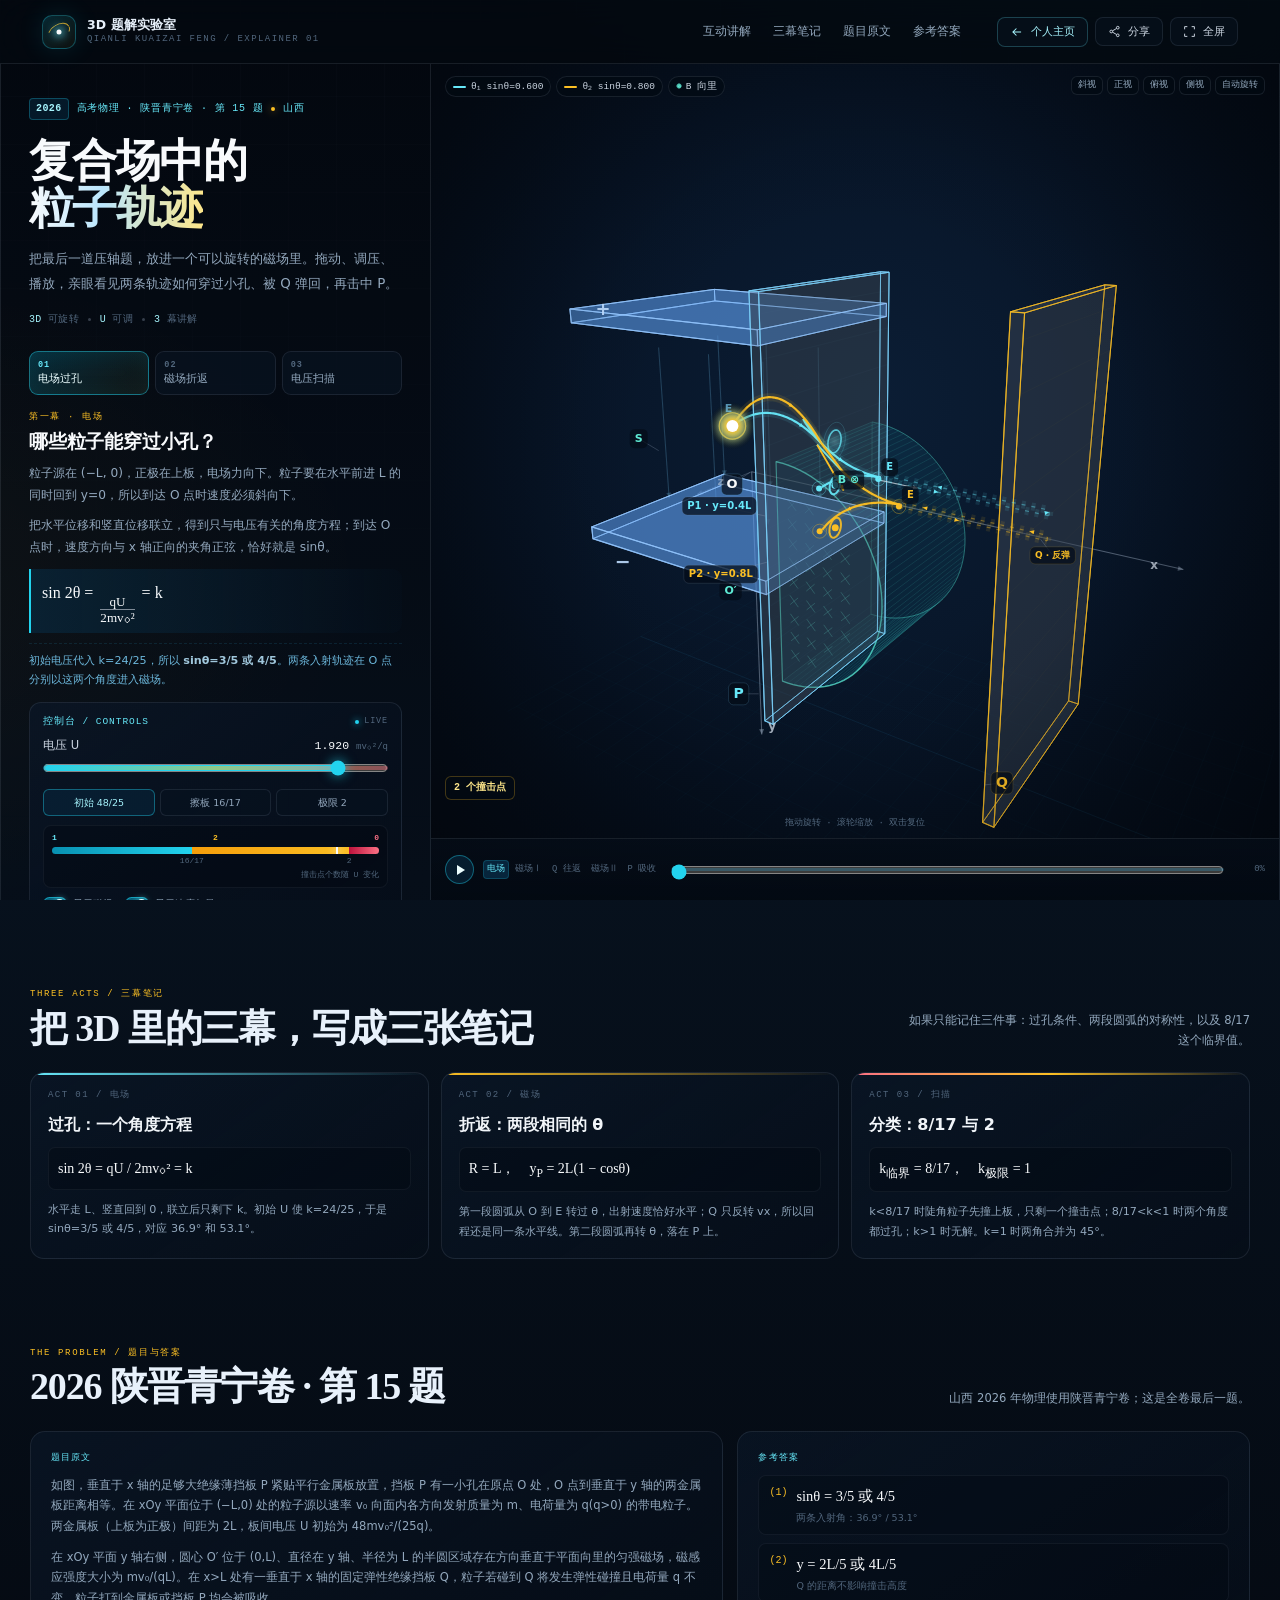
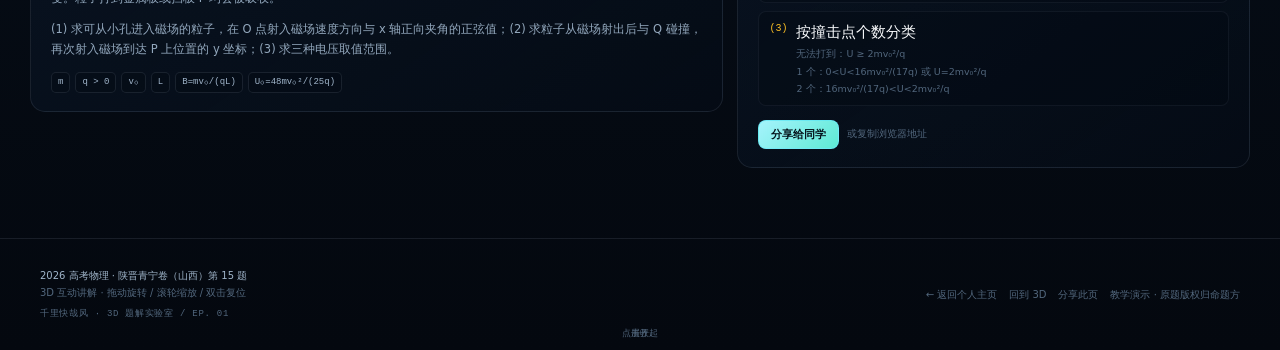
<file: explainers/2026-shanxi-physics.html>
<!doctype html>
<html lang="zh-CN">
<head>
<meta charset="utf-8">
<meta name="viewport" content="width=device-width,initial-scale=1,viewport-fit=cover">
<title>复合场中的粒子轨迹 · 3D 题解 01 | 千里快哉风</title>
<meta name="description" content="千里快哉风的 3D 题解实验室 · EP.01：2026 高考物理陕晋青宁卷（山西）第 15 题。可旋转 3D 场景、可调电压、三幕讲解。肉眼看见粒子如何穿过小孔、被 Q 弹回并击中 P。">
<meta name="author" content="千里快哉风">
<meta name="theme-color" content="#04080f">
<meta property="og:type" content="website">
<meta property="og:site_name" content="千里快哉风 · 3D 题解实验室">
<meta property="og:title" content="复合场中的粒子轨迹 · 3D 题解 01">
<meta property="og:description" content="把最后一道压轴题，放进一个可以旋转的磁场。拖动、调压、播放，亲眼看见两条粒子轨迹如何穿过小孔、被 Q 弹回，再击中 P。">
<meta property="og:image" content="../assets/explainers/2026-shanxi-physics-scene.jpg">
<meta property="og:image:width" content="590">
<meta property="og:image:height" content="568">
<meta property="og:image:alt" content="复合场中的粒子轨迹 · 3D 题解场景">
<meta property="og:locale" content="zh_CN">
<meta name="twitter:card" content="summary_large_image">
<meta name="twitter:title" content="复合场中的粒子轨迹 · 3D 题解 01">
<meta name="twitter:description" content="可旋转 3D 场景 · 可调电压 · 三幕讲解">
<meta name="twitter:image" content="../assets/explainers/2026-shanxi-physics-scene.jpg">
<link rel="icon" href="data:image/svg+xml,%3Csvg%20xmlns='http://www.w3.org/2000/svg'%20viewBox='0%200%2064%2064'%3E%3Crect%20x='2'%20y='2'%20width='60'%20height='60'%20rx='14'%20fill='%2307111d'%20stroke='%23164e63'/%3E%3Cpath%20d='M13%2032h38M32%2013v38'%20stroke='%2338bdf8'%20stroke-opacity='.25'/%3E%3Cpath%20d='M32%2018a14%2014%200%200%201%200%2028z'%20fill='none'%20stroke='%2322d3ee'/%3E%3Cpath%20d='M9%2035c7-8%2013-8%2018-3%205%205%2012%206%2027-2'%20fill='none'%20stroke='%23fbbf24'%20stroke-width='2.4'/%3E%3Ccircle%20cx='32'%20cy='32'%20r='3'%20fill='%23f8fafc'/%3E%3C/svg%3E">
<style>
:root{
  --bg:#04080f;
  --bg-2:#07111d;
  --panel:rgba(8,18,32,.72);
  --panel-2:rgba(11,24,41,.72);
  --line:rgba(148,163,184,.14);
  --line-soft:rgba(148,163,184,.08);
  --text:#e8f1fb;
  --muted:#93a8bd;
  --faint:#52677d;
  --cyan:#67e8f9;
  --teal:#5eead4;
  --amber:#fbbf24;
  --red:#fb7185;
  --serif:"Songti SC","STSong","Noto Serif SC","SimSun",Georgia,serif;
  --sans:"PingFang SC","Microsoft YaHei","Noto Sans SC",system-ui,-apple-system,"Segoe UI",sans-serif;
  --mono:"JetBrains Mono","SFMono-Regular",Consolas,"Liberation Mono",monospace;
}
*{box-sizing:border-box}
html{scroll-behavior:smooth}
html,body{width:100%;max-width:100%}
body{
  margin:0;
  min-width:320px;
  background:
    radial-gradient(1200px 700px at 82% -12%, rgba(34,211,238,.13), transparent 58%),
    radial-gradient(900px 600px at -10% 30%, rgba(251,191,36,.055), transparent 55%),
    linear-gradient(180deg,#04080f 0%,#07111d 45%,#04080f 100%);
  color:var(--text);
  font-family:var(--sans);
  -webkit-font-smoothing:antialiased;
  line-height:1.6;
  overflow-x:hidden;
}
body:before{
  content:"";
  position:fixed;
  inset:0;
  pointer-events:none;
  z-index:0;
  background-image:
    linear-gradient(rgba(148,163,184,.032) 1px, transparent 1px),
    linear-gradient(90deg, rgba(148,163,184,.032) 1px, transparent 1px);
  background-size:48px 48px;
  mask-image:linear-gradient(180deg,rgba(0,0,0,.9),rgba(0,0,0,.25) 65%,transparent);
  -webkit-mask-image:linear-gradient(180deg,rgba(0,0,0,.9),rgba(0,0,0,.25) 65%,transparent);
}
::selection{background:rgba(34,211,238,.3);color:#fff}
a{color:inherit}
button{font:inherit}
.page{position:relative;z-index:1;min-height:100vh}

/* top bar */
.topbar{
  position:sticky;top:0;z-index:60;
  height:64px;display:flex;align-items:center;gap:26px;
  padding:0 clamp(16px,3.6vw,42px);
  border-bottom:1px solid var(--line);
  background:rgba(4,9,16,.72);
  backdrop-filter:blur(18px);-webkit-backdrop-filter:blur(18px);
}
.brand{display:flex;align-items:center;gap:11px;text-decoration:none;min-width:0;flex:0 0 auto}
.brand-mark{
  width:34px;height:34px;border-radius:10px;position:relative;flex:0 0 auto;
  border:1px solid rgba(34,211,238,.3);
  background:linear-gradient(145deg,rgba(34,211,238,.16),rgba(251,191,36,.05));
  box-shadow:0 0 26px rgba(34,211,238,.12);
}
.brand-mark:before{
  content:"";position:absolute;inset:8px 4px;border:1px solid rgba(251,191,36,.75);
  border-radius:50%;transform:rotate(-32deg);border-left-color:transparent;border-bottom-color:transparent;
}
.brand-mark:after{
  content:"";position:absolute;left:50%;top:50%;width:5px;height:5px;border-radius:50%;
  background:#f8fafc;transform:translate(-50%,-50%);box-shadow:0 0 10px 2px rgba(103,232,249,.9);
}
.brand b{display:block;font-size:12.5px;line-height:1.25;letter-spacing:.01em;white-space:nowrap}
.brand small{display:block;font:9px/1.4 var(--mono);letter-spacing:.16em;color:var(--faint);text-transform:uppercase;white-space:nowrap}
.topnav{display:flex;align-items:center;gap:2px;margin-left:auto}
.topnav a{
  text-decoration:none;font-size:11.5px;color:var(--muted);padding:7px 10px;border-radius:7px;
  transition:.16s;white-space:nowrap;
}
.topnav a:hover{color:var(--text);background:rgba(148,163,184,.08)}
.top-actions{display:flex;align-items:center;gap:7px;flex:0 0 auto}
.top-actions .home-link{color:#a5f3fc;border-color:rgba(103,232,249,.24);background:rgba(8,47,73,.28)}
.top-actions .home-link:hover{color:#fff;border-color:rgba(103,232,249,.52);background:rgba(8,47,73,.5)}
.top-actions .home-link svg{width:14px;height:14px;flex:0 0 auto}
.footer-series{display:block;margin-top:7px;color:var(--faint);font:9px/1.5 var(--mono);letter-spacing:.08em}
.btn{
  display:inline-flex;align-items:center;justify-content:center;gap:7px;
  border:1px solid var(--line);border-radius:8px;padding:7px 12px;
  background:rgba(10,22,38,.58);color:#cbd5e1;font-size:11px;line-height:1.2;
  cursor:pointer;transition:.16s;white-space:nowrap;text-decoration:none;
}
.btn:hover{color:#fff;border-color:rgba(103,232,249,.4);background:rgba(8,47,73,.35)}
.btn.primary{
  color:#06151d;border-color:rgba(103,232,249,.7);
  background:linear-gradient(135deg,#a5f3fc,#5eead4);
  font-weight:700;
}
.btn.primary:hover{background:linear-gradient(135deg,#cffafe,#99f6e4);border-color:#cffafe}
.btn.ghost{background:rgba(8,18,32,.5)}
.btn svg{width:13px;height:13px;flex:0 0 auto}

/* mobile hero */
.mobile-hero{display:none}

/* lab */
.lab{
  width:min(1640px,100%);margin:0 auto;
  display:grid;grid-template-columns:430px minmax(0,1fr);
  height:calc(100vh - 64px);min-height:700px;
  border-left:1px solid var(--line);border-right:1px solid var(--line);
  background:rgba(4,10,18,.26);min-width:0;
}
.brief{
  overflow-y:auto;overscroll-behavior:contain;
  padding:34px 28px 54px;border-right:1px solid var(--line);
  scrollbar-width:thin;scrollbar-color:rgba(56,189,248,.26) transparent;
  min-width:0;
}
.brief::-webkit-scrollbar{width:5px}
.brief::-webkit-scrollbar-thumb{background:rgba(56,189,248,.24);border-radius:99px}
.eyebrow{
  display:flex;align-items:center;gap:8px;flex-wrap:wrap;
  font:10px/1.4 var(--mono);letter-spacing:.08em;color:var(--cyan);
}
.eyebrow .year{
  display:inline-flex;align-items:center;justify-content:center;
  padding:3px 6px;border:1px solid rgba(34,211,238,.28);border-radius:4px;
  background:rgba(8,47,73,.45);color:#a5f3fc;font-weight:700;letter-spacing:.04em;
}
.eyebrow .dot{width:4px;height:4px;border-radius:50%;background:var(--amber);box-shadow:0 0 8px rgba(251,191,36,.7)}
h1{
  margin:18px 0 14px;font-family:var(--serif);font-weight:600;
  font-size:clamp(36px,3.5vw,49px);line-height:1.06;letter-spacing:-.035em;
  color:#f8fafc;
}
h1 em{
  font-style:normal;
  background:linear-gradient(92deg,#f8fafc 0%,#bae6fd 42%,#fde68a 100%);
  -webkit-background-clip:text;background-clip:text;-webkit-text-fill-color:transparent;
}
.lede{margin:0;font-size:13.4px;line-height:1.85;color:var(--muted);max-width:36em}
.intro-meta{display:flex;align-items:center;gap:9px;flex-wrap:wrap;margin-top:16px;font:10px/1.4 var(--mono);color:var(--faint);letter-spacing:.03em}
.intro-meta i{width:3px;height:3px;border-radius:50%;background:rgba(148,163,184,.35);display:inline-block}
.intro-meta b{color:#a5f3fc;font-weight:500}

/* tabs */
.tabs{display:grid;grid-template-columns:repeat(3,1fr);gap:6px;margin:24px 0 16px}
.tab{
  appearance:none;border:1px solid var(--line);border-radius:9px;
  background:rgba(10,22,38,.5);color:var(--muted);
  padding:9px 8px;text-align:left;cursor:pointer;transition:.16s;
  display:flex;flex-direction:column;gap:3px;min-width:0;
}
.tab b{font:8.5px/1 var(--mono);letter-spacing:.12em;color:var(--faint);font-weight:600}
.tab span{font-size:11px;line-height:1.2;white-space:nowrap;overflow:hidden;text-overflow:ellipsis}
.tab:hover{border-color:rgba(103,232,249,.28);color:#cbd5e1}
.tab.active{
  color:#ecfeff;border-color:rgba(34,211,238,.48);
  background:linear-gradient(145deg,rgba(8,145,178,.25),rgba(251,191,36,.05));
  box-shadow:0 0 22px rgba(34,211,238,.07) inset;
}
.tab.active b{color:var(--cyan)}

/* step content */
.step-panel{display:none}
.step-panel.active{display:block;animation:rise .35s ease both}
@keyframes rise{from{opacity:0;transform:translateY(4px)}to{opacity:1;transform:none}}
.kicker{font:9px/1.4 var(--mono);letter-spacing:.18em;color:var(--amber);text-transform:uppercase;margin-bottom:5px}
.step-panel h2{margin:0 0 9px;font-size:19px;line-height:1.35;font-weight:650;color:#f8fafc;letter-spacing:-.01em}
.step-panel p{margin:0 0 8px;font-size:12.2px;line-height:1.78;color:var(--muted)}
.step-panel p b{color:#e2e8f0;font-weight:600}
.formula{
  margin:11px 0 10px;padding:9px 11px;border-left:2px solid #22d3ee;border-radius:0 9px 9px 0;
  background:linear-gradient(90deg,rgba(8,47,73,.55),rgba(8,20,35,.22));
  color:#f8fafc;font-family:"Cambria Math","Times New Roman",Georgia,serif;
  font-size:16px;line-height:1.9;overflow-x:auto;white-space:nowrap;
}
.frac{display:inline-flex;flex-direction:column;vertical-align:-.55em;text-align:center;line-height:1.02;margin:0 3px;font-size:.82em}
.frac>span:first-child{border-bottom:1px solid rgba(226,232,240,.55);padding:0 3px 1px}
.frac>span:last-child{padding-top:1px}
.note{
  margin-top:10px;padding-top:8px;border-top:1px dashed rgba(56,189,248,.14);
  font-size:11.2px;line-height:1.68;color:#7dd3fc;opacity:.86;
}
.note b{color:#bae6fd}

/* cards / controls */
.card{border:1px solid var(--line);border-radius:12px;background:linear-gradient(145deg,rgba(11,24,41,.68),rgba(6,14,26,.55));padding:12px 13px;margin-top:12px}
.card-head{display:flex;align-items:center;justify-content:space-between;gap:8px;margin-bottom:8px}
.card-head>span{font:9.5px/1.4 var(--mono);letter-spacing:.1em;color:var(--cyan);text-transform:uppercase}
.card-head .live{display:flex;align-items:center;gap:5px;font:8.5px/1 var(--mono);color:var(--faint)}
.card-head .live:before{content:"";width:4px;height:4px;border-radius:50%;background:#22d3ee;box-shadow:0 0 7px #22d3ee;animation:pulse 1.8s infinite}
@keyframes pulse{50%{opacity:.35}}
.control-head{display:flex;align-items:baseline;justify-content:space-between;gap:10px;font-size:11.5px;color:#cbd5e1}
.control-head b{font:11.5px/1.3 var(--mono);color:#f8fafc;white-space:nowrap;font-weight:500}
.control-head b small{font-size:9px;color:var(--faint);font-weight:400}
input[type=range]{accent-color:#22d3ee}
#voltage{width:100%;height:22px;margin:2px 0 4px;cursor:pointer;background:transparent}
#voltage::-webkit-slider-runnable-track{height:4px;border-radius:99px;background:linear-gradient(90deg,rgba(34,211,238,.5),rgba(251,191,36,.5),rgba(251,113,133,.42))}
#voltage::-webkit-slider-thumb{-webkit-appearance:none;width:15px;height:15px;border-radius:50%;margin-top:-5.5px;background:#f8fafc;border:2px solid #22d3ee;box-shadow:0 0 12px rgba(34,211,238,.6);cursor:grab}
#voltage::-moz-range-track{height:4px;border-radius:99px;background:rgba(56,189,248,.35)}
#voltage::-moz-range-thumb{width:13px;height:13px;border:2px solid #22d3ee;background:#f8fafc;border-radius:50%}
.quick{display:flex;gap:5px;margin:3px 0 9px;flex-wrap:wrap}
.quick button{
  flex:1;min-width:0;border:1px solid var(--line);border-radius:6px;
  background:rgba(8,18,32,.58);color:var(--muted);padding:5px 3px;
  font-size:9.5px;cursor:pointer;transition:.15s;white-space:nowrap;
}
.quick button:hover{color:#e2e8f0;border-color:rgba(34,211,238,.4)}
.quick button.active{color:#a5f3fc;border-color:rgba(34,211,238,.4);background:rgba(8,47,73,.42)}

.band-wrap{margin:6px 0 8px;padding:8px 8px 6px;border-radius:8px;background:rgba(3,10,19,.46);border:1px solid var(--line-soft)}
.band-labels{display:flex;justify-content:space-between;font:8px/1 var(--mono);font-weight:700;margin-bottom:5px}
.band{height:7px;border-radius:99px;display:flex;overflow:hidden;position:relative;background:#0f172a}
.band .z1{background:linear-gradient(90deg,#0891b2,#22d3ee)}
.band .z2{background:linear-gradient(90deg,#f59e0b,#fbbf24)}
.band .z0{background:linear-gradient(90deg,#be123c,#fb7185)}
.band-marker{position:absolute;top:-3px;width:2px;height:13px;background:#f8fafc;box-shadow:0 0 8px rgba(248,250,252,.9);transform:translateX(-1px);border-radius:2px}
.band-ticks{position:relative;height:12px;font:8px/1 var(--mono);color:var(--faint);margin-top:3px}
.band-ticks span{position:absolute;transform:translateX(-50%);white-space:nowrap}
.band-caption{font:8px/1.3 var(--mono);color:var(--faint);text-align:right;margin-top:1px}

.switches{display:flex;gap:12px;flex-wrap:wrap;margin-top:7px}
.switch{display:inline-flex;align-items:center;gap:6px;font-size:10px;color:var(--muted);cursor:pointer;user-select:none}
.switch input{position:absolute;opacity:0;width:0;height:0}
.switch .track{width:24px;height:13px;border-radius:99px;background:rgba(51,65,85,.8);border:1px solid rgba(148,163,184,.2);position:relative;transition:.16s;flex:0 0 auto}
.switch .track:after{content:"";position:absolute;left:2px;top:1px;width:9px;height:9px;border-radius:50%;background:#94a3b8;transition:.16s}
.switch input:checked+.track{background:rgba(8,145,178,.6);border-color:rgba(34,211,238,.55)}
.switch input:checked+.track:after{left:11px;background:#ecfeff;box-shadow:0 0 7px rgba(103,232,249,.8)}

/* readout */
.read-grid{display:grid;grid-template-columns:1.35fr .85fr;gap:5px 8px;font-size:10.5px;align-items:baseline}
.read-grid span{color:var(--faint);white-space:nowrap;overflow:hidden;text-overflow:ellipsis}
.read-grid b{color:#e2e8f0;font-weight:500;text-align:right;font-variant-numeric:tabular-nums;white-space:nowrap;overflow:hidden;text-overflow:ellipsis}
.read-grid b.warn{color:var(--amber)}

.empty{
  display:none;border:1px solid rgba(251,113,133,.24);background:rgba(76,5,25,.22);
  border-radius:10px;padding:10px 11px;margin-top:10px;
}
.empty.show{display:block}
.empty b{display:block;font-size:11px;color:#fda4af;margin-bottom:3px}
.empty p{margin:0;font-size:10.5px;line-height:1.6;color:#fecdd3;opacity:.72}

/* details */
details{border:1px solid var(--line);border-radius:11px;background:rgba(7,16,29,.44);margin-top:10px;padding:9px 11px}
details summary{list-style:none;display:flex;align-items:center;justify-content:space-between;gap:8px;cursor:pointer;font-size:10.5px;color:#cbd5e1;font-weight:600}
details summary::-webkit-details-marker{display:none}
details summary .hint{font:8.5px/1.4 var(--mono);color:var(--faint);font-weight:400}
details[open] summary{margin-bottom:7px}
details p{margin:0 0 6px;font-size:10.8px;line-height:1.7;color:var(--muted)}
details p:last-child{margin-bottom:0}
.answer-list{display:flex;flex-direction:column;gap:6px}
.answer-list .row{display:flex;gap:8px;padding-top:6px;border-top:1px dashed rgba(251,191,36,.12);font-size:10.5px;line-height:1.55;color:#e2e8f0}
.answer-list .row:first-child{padding-top:0;border-top:0}
.answer-list .row>b{color:var(--amber);flex:0 0 auto}
.answer-list .row em{font-style:normal;color:#9fb4c9}
.answer-list .ranges{display:flex;flex-direction:column;gap:3px;font-size:9.7px;color:#cbd5e1}
.answer-list .ranges span{display:flex;gap:5px}
.answer-list .ranges i{font-style:normal;color:var(--faint)}
.answer-list .fine{font-size:8.7px;line-height:1.5;color:var(--faint);padding-left:22px}

/* viewer */
.viewer{
  position:relative;min-width:0;min-height:0;display:flex;flex-direction:column;
  background:
    radial-gradient(ellipse at 52% 38%,#0b1d34 0,#06111f 46%,#030912 100%);
}.viewer:after{
  content:"";position:absolute;inset:0;pointer-events:none;
  background:radial-gradient(ellipse at 50% 45%,transparent 45%,rgba(2,6,12,.48) 100%);
}
.canvas-wrap{flex:1 1 auto;min-height:0;position:relative;overflow:hidden}
#scene{position:absolute;inset:0;display:block;width:100%;height:100%;touch-action:none;cursor:grab}
.hud{position:absolute;left:14px;top:12px;right:14px;display:flex;align-items:flex-start;justify-content:space-between;gap:10px;pointer-events:none;z-index:2}
.legend{display:flex;flex-wrap:wrap;gap:5px;max-width:60%}
.chip{
  display:inline-flex;align-items:center;gap:5px;font:9.5px/1.2 var(--mono);
  color:#cbd5e1;background:rgba(3,10,19,.62);border:1px solid var(--line);
  border-radius:999px;padding:4px 7px;backdrop-filter:blur(6px);white-space:nowrap;
}
.chip i{width:13px;height:2px;border-radius:2px;display:inline-block}
.chip.dim{color:var(--faint);border-style:dashed}
.chip .cross{font-weight:700;color:#5eead4;font-size:10px;line-height:1}
.view-actions{display:flex;gap:4px;flex-wrap:wrap;justify-content:flex-end;pointer-events:auto;max-width:46%}
.view-btn{
  border:1px solid var(--line);background:rgba(3,10,19,.62);color:var(--muted);
  border-radius:6px;padding:4px 6px;font:9px/1 var(--mono);cursor:pointer;
  transition:.15s;backdrop-filter:blur(6px);white-space:nowrap;
}
.view-btn:hover{color:#f8fafc;border-color:rgba(34,211,238,.42)}
.view-btn.on{color:#67e8f9;border-color:rgba(34,211,238,.45);background:rgba(8,47,73,.55)}
.status{
  position:absolute;left:14px;bottom:38px;z-index:2;
  font:10px/1.2 var(--mono);font-weight:600;color:#a5f3fc;
  background:rgba(3,10,19,.72);border:1px solid rgba(34,211,238,.22);
  border-radius:6px;padding:5px 8px;backdrop-filter:blur(6px);pointer-events:none;
}
.status[data-tone=amber]{color:#fde68a;border-color:rgba(251,191,36,.26)}
.status[data-tone=red]{color:#fecdd3;border-color:rgba(251,113,133,.3)}
.status[data-tone=muted]{color:var(--faint);border-color:var(--line)}
.hint{position:absolute;left:50%;bottom:9px;transform:translateX(-50%);z-index:2;font:9px/1.2 var(--mono);color:var(--faint);pointer-events:none;white-space:nowrap}

.timeline{
  flex:0 0 62px;display:flex;align-items:center;gap:9px;padding:0 14px;
  border-top:1px solid var(--line);background:linear-gradient(180deg,rgba(5,13,24,.68),rgba(3,9,18,.94));
  position:relative;z-index:3;min-width:0;
}
.play{
  width:29px;height:29px;flex:0 0 auto;border-radius:50%;
  border:1px solid rgba(34,211,238,.4);background:rgba(8,47,73,.5);
  display:flex;align-items:center;justify-content:center;cursor:pointer;transition:.16s;
}
.play:hover{background:rgba(8,145,178,.35);box-shadow:0 0 16px rgba(34,211,238,.2)}
.play .tri{width:0;height:0;border-top:5px solid transparent;border-bottom:5px solid transparent;border-left:8px solid #ecfeff;margin-left:2px}
.play .pause{width:8px;height:10px;border-left:3px solid #ecfeff;border-right:3px solid #ecfeff;display:block}
.stages{display:flex;gap:2px;flex:0 0 auto}
.stage{
  border:0;background:transparent;color:var(--faint);font:8.8px/1.2 var(--mono);
  padding:4px;border-radius:4px;cursor:pointer;white-space:nowrap;transition:.15s;
}
.stage:hover{color:#cbd5e1;background:rgba(30,41,59,.5)}
.stage.active{color:#67e8f9;background:rgba(8,47,73,.75);box-shadow:0 0 0 1px rgba(34,211,238,.2) inset}
#progress{flex:1;min-width:40px;height:18px;cursor:pointer;background:transparent}
#progress::-webkit-slider-runnable-track{height:3px;border-radius:99px;background:rgba(56,189,248,.22)}
#progress::-webkit-slider-thumb{-webkit-appearance:none;width:11px;height:11px;border-radius:50%;margin-top:-4px;background:#e2e8f0;border:2px solid #22d3ee}
#progress::-moz-range-track{height:3px;border-radius:99px;background:rgba(56,189,248,.22)}
#progress::-moz-range-thumb{width:10px;height:10px;border:2px solid #22d3ee;background:#e2e8f0;border-radius:50%}
.pct{font:9px/1 var(--mono);color:var(--faint);width:30px;text-align:right;flex:0 0 auto;font-variant-numeric:tabular-nums}

/* below fold */
.notes,.exam{width:min(1220px,calc(100% - 40px));margin:0 auto;padding:88px 0 0}
.section-head{display:flex;align-items:flex-end;justify-content:space-between;gap:18px;margin-bottom:22px}
.section-head .kicker{margin-bottom:6px}
.section-head h2{margin:0;font-family:var(--serif);font-weight:600;font-size:clamp(27px,3vw,38px);line-height:1.15;letter-spacing:-.03em}
.section-head p{margin:0;max-width:30em;font-size:11.5px;line-height:1.7;color:var(--muted);text-align:right}
.note-grid{display:grid;grid-template-columns:repeat(3,1fr);gap:12px}
.note-card{
  border:1px solid var(--line);border-radius:14px;padding:18px 17px 16px;
  background:linear-gradient(145deg,rgba(11,24,41,.62),rgba(6,14,26,.42));
  position:relative;overflow:hidden;
}
.note-card:before{content:"";position:absolute;left:0;top:0;width:100%;height:2px;background:linear-gradient(90deg,var(--cyan),transparent)}
.note-card:nth-child(2):before{background:linear-gradient(90deg,var(--amber),transparent)}
.note-card:nth-child(3):before{background:linear-gradient(90deg,var(--red),var(--amber),transparent)}
.note-card .num{font:9px/1 var(--mono);letter-spacing:.16em;color:var(--faint);margin-bottom:14px}
.note-card h3{margin:0 0 7px;font-size:16px;line-height:1.4;color:#f1f5f9;font-weight:650}
.note-card p{margin:0;font-size:11.2px;line-height:1.75;color:var(--muted)}
.note-card .mini-formula{
  margin:10px 0;padding:8px 9px;border-radius:7px;background:rgba(3,10,19,.45);
  border:1px solid var(--line-soft);font-family:"Cambria Math","Times New Roman",serif;
  font-size:14px;line-height:1.8;color:#f8fafc;white-space:nowrap;overflow-x:auto;
}

.exam{padding-bottom:70px}
.exam-grid{display:grid;grid-template-columns:1.15fr .85fr;gap:14px;align-items:start}
.exam-card,.answer-box{border:1px solid var(--line);border-radius:15px;background:linear-gradient(145deg,rgba(11,24,41,.62),rgba(6,14,26,.4));padding:20px 20px 18px}
.exam-card h3,.answer-box h3{margin:0 0 10px;font:9px/1.4 var(--mono);letter-spacing:.12em;color:var(--cyan);text-transform:uppercase}
.exam-card p{margin:0 0 10px;font-size:11.5px;line-height:1.8;color:var(--muted)}
.exam-card p:last-child{margin-bottom:0}
.givens{display:flex;flex-wrap:wrap;gap:5px;margin-top:12px}
.givens span{font:9px/1.2 var(--mono);color:#9fb4c9;border:1px solid var(--line);border-radius:5px;padding:4px 6px;background:rgba(3,10,19,.35)}
.result{display:flex;flex-direction:column;gap:8px}
.result .r{display:flex;gap:9px;align-items:flex-start;padding:9px 10px;border-radius:8px;background:rgba(3,10,19,.35);border:1px solid var(--line-soft)}
.result .r>b{font:10px/1.5 var(--mono);color:var(--amber);flex:0 0 auto}
.result .r>div{font-size:11.5px;line-height:1.6;color:#e2e8f0}
.result .r small{display:block;font-size:9.5px;color:var(--faint);margin-top:2px}
.result .r .formula-line{font-family:"Cambria Math","Times New Roman",serif;font-size:14.5px;color:#f8fafc}
.share-cta{margin-top:14px;display:flex;gap:8px;align-items:center;flex-wrap:wrap}
.share-cta span{font:9.5px/1.4 var(--mono);color:var(--faint)}

footer{border-top:1px solid var(--line);padding:28px clamp(18px,4vw,40px);color:var(--faint);font-size:10px;line-height:1.7}
.footer-in{width:min(1220px,100%);margin:0 auto;display:flex;justify-content:space-between;gap:18px;flex-wrap:wrap;align-items:center}
.footer-in b{color:#9fb4c9;font-weight:500}
.footer-links{display:flex;gap:12px;flex-wrap:wrap}
.footer-links a,.footer-links button{background:none;border:0;padding:0;color:var(--faint);font:inherit;cursor:pointer;text-decoration:none}
.footer-links a:hover,.footer-links button:hover{color:var(--cyan)}

/* toast */
.toast{
  position:fixed;left:50%;bottom:26px;z-index:200;transform:translate(-50%,16px);
  background:rgba(6,16,29,.94);border:1px solid rgba(103,232,249,.28);
  color:#e2e8f0;border-radius:9px;padding:9px 13px;font-size:11px;line-height:1.4;
  box-shadow:0 18px 50px rgba(0,0,0,.55);opacity:0;pointer-events:none;
  transition:.22s;backdrop-filter:blur(10px);max-width:min(90vw,520px);text-align:center;
}
.toast.show{opacity:1;transform:translate(-50%,0)}

/* small screens */
@media (max-width:1120px){
  .lab{grid-template-columns:390px minmax(0,1fr)}
  .brief{padding:28px 22px 44px}
  .section-head p{display:none}
}
@media (max-width:900px){
  .topbar{height:56px;gap:12px;padding:0 15px}
  .topnav{display:none}
  .brand-mark{width:29px;height:29px}
  .brand b{font-size:11.5px}
  .brand small{font-size:8px;letter-spacing:.1em}
  .top-actions .btn{padding:6px 9px;font-size:10px}
  .top-actions .btn .label-full{display:none}
  .mobile-hero{display:block;width:100%;max-width:720px;margin:0 auto;padding:26px 18px 14px}
  .mobile-hero .eyebrow{font-size:9px}
  .mobile-hero h1{font-size:clamp(31px,8vw,42px);margin:12px 0 10px}
  .mobile-hero .lede{font-size:12.5px;max-width:100%;overflow-wrap:break-word}
  .mobile-hero .intro-meta{margin-top:12px}
  .lab{grid-template-columns:minmax(0,1fr);height:auto;min-height:0;border:0;width:100%}
  .viewer{order:1;height:58vh;min-height:420px;border-bottom:1px solid var(--line);width:100%;max-width:100%}
  .brief{order:2;overflow:visible;padding:20px 18px 36px;border-right:0;width:100%;max-width:100%}
  .brief>.intro{display:none}
  .tabs{position:sticky;top:56px;z-index:20;background:rgba(4,10,18,.92);backdrop-filter:blur(10px);padding:6px 0;margin-top:0}
  .legend{max-width:62%}
  .view-actions{max-width:38%}
  .status{bottom:10px;left:10px}
  .hint{display:none}
  .timeline{height:auto;min-height:76px;display:flex;flex-wrap:wrap;align-items:center;gap:7px 8px;padding:8px 11px;overflow:hidden;width:100%;max-width:100%}
  .stages{order:4;flex:1 0 100%;min-width:0;overflow-x:auto;justify-content:flex-start;padding-bottom:1px;scrollbar-width:none}
  .stages::-webkit-scrollbar{display:none}
  #progress{order:2;flex:1 1 120px;min-width:0;max-width:100%;width:auto}
  .pct{order:3;width:32px}
  .play{order:1}
  .notes,.exam{width:calc(100% - 36px);padding-top:64px}
  .section-head{display:block;margin-bottom:16px}
  .section-head h2{font-size:28px}
  .note-grid{grid-template-columns:1fr}
  .exam-grid{grid-template-columns:1fr}
  .exam{padding-bottom:52px}
  .footer-in{display:block;text-align:left}
  .footer-links{margin-top:10px}
}
@media (max-width:560px){
  .brand small{display:none}
  .top-actions{gap:5px}
  .top-actions .btn{padding:6px 8px}
  .mobile-hero{padding-top:20px}
  .viewer{height:54vh;min-height:380px}
  .legend{gap:3px}
  .chip{font-size:8px;padding:3px 5px}
  .view-actions{gap:3px;max-width:42%}
  .view-actions .view-btn:not([data-view="iso"]):not([data-view="front"]){display:none}
  #autoBtn{display:none}
  .view-btn{font-size:8px;padding:3px 4px}
  .stage{font-size:8px;padding:3px}
  .formula{font-size:14px}
  .step-panel h2{font-size:17px}
  .note-card{padding:15px}
  .exam-card,.answer-box{padding:16px}
}
@media (prefers-reduced-motion:reduce){
  *{animation-duration:.001ms!important;transition-duration:.001ms!important;scroll-behavior:auto!important}
}
</style>
</head>
<body>
<div class="page" id="top">
  <header class="topbar">
    <a class="brand" href="#top" aria-label="千里快哉风 3D 题解实验室 · 回到顶部">
      <span class="brand-mark" aria-hidden="true"></span>
      <span>
        <b>3D 题解实验室</b>
        <small>QIANLI KUAIZAI FENG / EXPLAINER 01</small>
      </span>
    </a>
    <nav class="topnav" aria-label="页面导航">
      <a href="#lab">互动讲解</a>
      <a href="#notes">三幕笔记</a>
      <a href="#questions">题目原文</a>
      <a href="#answers">参考答案</a>
    </nav>
    <div class="top-actions">
      <a class="btn ghost home-link" href="../index.html#explainers" target="_top" aria-label="返回千里快哉风个人主页">
        <svg viewBox="0 0 24 24" fill="none" stroke="currentColor" stroke-width="1.8" aria-hidden="true"><path d="M19 12H5M11 6l-6 6 6 6"/></svg>
        <span class="label-full">个人主页</span>
      </a>
      <button type="button" class="btn ghost js-share" id="shareBtn" aria-label="分享这个网页">
        <svg viewBox="0 0 24 24" fill="none" stroke="currentColor" stroke-width="1.8" aria-hidden="true"><circle cx="18" cy="5" r="2.5"/><circle cx="6" cy="12" r="2.5"/><circle cx="18" cy="19" r="2.5"/><path d="m8.3 10.8 7.4-4.3M8.3 13.2l7.4 4.3"/></svg>
        <span class="label-full">分享</span>
      </button>
      <button type="button" class="btn ghost" id="fullBtn" aria-label="全屏观看">
        <svg viewBox="0 0 24 24" fill="none" stroke="currentColor" stroke-width="1.8" aria-hidden="true"><path d="M8 3H3v5M16 3h5v5M8 21H3v-5M16 21h5v-5"/></svg>
        <span class="label-full">全屏</span>
      </button>
    </div>
  </header>

  <main>
    <section class="mobile-hero" aria-label="课程介绍">
      <div class="eyebrow"><span class="year">2026</span> 高考物理 · 陕晋青宁卷 · 第 15 题 <i class="dot"></i> 山西</div>
      <h1>复合场中的<br><em>粒子轨迹</em></h1>
      <p class="lede">把最后一道压轴题，放进一个可以旋转的磁场里。拖动、调压、播放，亲眼看见两条轨迹如何穿过小孔、被 Q 弹回，再击中 P。</p>
      <div class="intro-meta"><span><b>3D</b> 可旋转</span><i></i><span><b>U</b> 可调</span><i></i><span><b>3</b> 幕讲解</span></div>
    </section>

    <section class="lab" id="lab" aria-label="3D 互动讲解">
      <aside class="brief">
        <div class="intro">
          <div class="eyebrow"><span class="year">2026</span> 高考物理 · 陕晋青宁卷 · 第 15 题 <i class="dot"></i> 山西</div>
          <h1>复合场中的<br><em>粒子轨迹</em></h1>
          <p class="lede">把最后一道压轴题，放进一个可以旋转的磁场里。拖动、调压、播放，亲眼看见两条轨迹如何穿过小孔、被 Q 弹回，再击中 P。</p>
          <div class="intro-meta"><span><b>3D</b> 可旋转</span><i></i><span><b>U</b> 可调</span><i></i><span><b>3</b> 幕讲解</span></div>
        </div>

        <div class="tabs" role="tablist" aria-label="三幕讲解">
          <button type="button" class="tab active" data-step="1" role="tab" aria-selected="true"><b>01</b><span>电场过孔</span></button>
          <button type="button" class="tab" data-step="2" role="tab" aria-selected="false"><b>02</b><span>磁场折返</span></button>
          <button type="button" class="tab" data-step="3" role="tab" aria-selected="false"><b>03</b><span>电压扫描</span></button>
        </div>

        <div class="step-panels" id="stepPanels">
          <article class="step-panel active" data-panel="1">
            <div class="kicker">第一幕 · 电场</div>
            <h2>哪些粒子能穿过小孔？</h2>
            <p>粒子源在 (−L, 0)，正极在上板，电场力向下。粒子要在水平前进 L 的同时回到 y=0，所以到达 O 点时速度必须斜向下。</p>
            <p>把水平位移和竖直位移联立，得到只与电压有关的角度方程；到达 O 点时，速度方向与 x 轴正向的夹角正弦，恰好就是 sinθ。</p>
            <div class="formula"><span>sin 2θ = </span><span class="frac"><span>qU</span><span>2mv₀²</span></span><span> = k</span></div>
            <div class="note">初始电压代入 k=24/25，所以 <b>sinθ=3/5 或 4/5</b>。两条入射轨迹在 O 点分别以这两个角度进入磁场。</div>
          </article>

          <article class="step-panel" data-panel="2">
            <div class="kicker">第二幕 · 磁场</div>
            <h2>磁场怎样把它送回 P？</h2>
            <p>进入磁场后，速度大小仍为 v₀，回旋半径 R=mv₀/(qB)=L。第一段圆弧从 O 到 E，正好转过 θ，出射速度变为水平。</p>
            <p>粒子水平撞上 Q，弹性碰撞只把 vx 反向；它沿同一水平线回到 E。第二段圆弧再转过 θ，打在 P 的右侧。</p>
            <div class="formula"><span>y<sub>P</sub> = 2L(1 − cos θ)</span></div>
            <div class="note">Q 的距离不影响撞击高度——这是本题最漂亮的对称性。代入两个角度，得到 <b>y=2L/5 或 4L/5</b>。动画中往返两条水平线略作错位，只为看清反弹。</div>
          </article>

          <article class="step-panel" data-panel="3">
            <div class="kicker">第三幕 · 扫描</div>
            <h2>电压如何决定撞击点个数？</h2>
            <p>电压越大，k 越大，入射角越靠近 45°，两条轨迹越靠拢。但电压太大时，没有粒子能到达 O；电压太小时，陡角轨迹会先撞上上板。</p>
            <p>临界条件是陡角轨迹的最高点刚好到上板，联立 sin²θ=2k 与 sin2θ=k，得到 k=8/17，即 U=16mv₀²/(17q)。</p>
            <div class="formula"><span>k = </span><span class="frac"><span>qU</span><span>2mv₀²</span></span><span>，　k<sub>临界</sub> = </span><span class="frac"><span>8</span><span>17</span></span></div>
            <div class="note">扫描电压时，场景会实时显示：0 个、1 个或 2 个撞击点。临界值 16/17 处按“擦板即吸收”计为 1 个。</div>
          </article>
        </div>

        <div class="card controls" aria-label="电压与显示控制">
          <div class="card-head"><span>控制台 / CONTROLS</span><span class="live">LIVE</span></div>
          <div class="control-head">
            <span>电压 U</span>
            <b><span id="uValue">1.920</span> <small>mv₀²/q</small></b>
          </div>
          <input id="voltage" type="range" min="0" max="2.2" step="0.001" value="1.92" aria-label="电压 U，单位 m v0 平方除以 q">
          <div class="quick" id="quick">
            <button type="button" data-u="1.92">初始 48/25</button>
            <button type="button" data-u="0.941176">擦板 16/17</button>
            <button type="button" data-u="2">极限 2</button>
          </div>
          <div class="band-wrap" aria-hidden="true">
            <div class="band-labels"><span style="color:#67e8f9">1</span><span style="color:#fbbf24">2</span><span style="color:#fb7185">0</span></div>
            <div class="band">
              <span class="z1" style="width:42.78%"></span>
              <span class="z2" style="width:48.13%"></span>
              <span class="z0" style="width:9.09%"></span>
              <i class="band-marker" id="bandMarker" style="left:87.27%"></i>
            </div>
            <div class="band-ticks"><span style="left:42.78%">16/17</span><span style="left:90.91%">2</span></div>
            <div class="band-caption">撞击点个数随 U 变化</div>
          </div>
          <div class="switches">
            <label class="switch"><input id="toggleField" type="checkbox" checked><span class="track"></span><span>显示磁场</span></label>
            <label class="switch"><input id="toggleVectors" type="checkbox" checked><span class="track"></span><span>显示速度矢量</span></label>
          </div>
        </div>

        <div class="card readout" aria-label="实时读数">
          <div class="card-head"><span>实时读数 / READOUT</span><span class="live">LIVE</span></div>
          <div class="read-grid" id="readout"></div>
        </div>

        <div class="empty" id="empty">
          <b>没有粒子能过孔</b>
          <p id="emptyText">U 超过 2mv₀²/q 后，k&gt;1，方程 sin2θ=k 无解。无论朝哪个方向发射，粒子都会先打到金属板或挡板 P。</p>
        </div>

        <details class="answers" open>
          <summary>参考结论 <span class="hint">点击收起</span></summary>
          <div class="answer-list">
            <div class="row"><b>(1)</b><span>sinθ = <em>3/5</em> 或 <em>4/5</em></span></div>
            <div class="row"><b>(2)</b><span>y = <em>2L/5</em> 或 <em>4L/5</em></span></div>
            <div class="row">
              <b>(3)</b>
              <div class="ranges">
                <span><i>无法打到：</i>U ≥ 2mv₀²/q</span>
                <span><i>1 个：</i>0&lt;U&lt;16mv₀²/(17q) 或 U=2mv₀²/q</span>
                <span><i>2 个：</i>16mv₀²/(17q)&lt;U&lt;2mv₀²/q</span>
              </div>
            </div>
            <div class="fine">U=16mv₀²/(17q) 为擦板临界；本页按“擦到即吸收”计为 1 个撞击点。</div>
          </div>
        </details>

        <details class="question">
          <summary>完整题干与已知量 <span class="hint">展开</span></summary>
          <p>挡板 P 垂直于 x 轴，小孔在 O；两金属板间距 2L，上板为正极，板间电压 U 初始为 48mv₀²/(25q)。粒子源在 (−L,0)，以 v₀ 向平面内各方向发射质量 m、电荷量 q(q&gt;0) 的粒子。y 轴右侧是圆心 O′(0,L)、直径在 y 轴、半径 L 的半圆磁场，B=mv₀/(qL)，方向垂直纸面向里。x&gt;L 处有垂直 x 轴的弹性绝缘挡板 Q。</p>
          <p>(1) 求可从小孔进入磁场的粒子，在 O 点速度方向与 x 轴正向夹角的正弦值。(2) 求粒子与 Q 碰撞后再次进入磁场，到达 P 上位置的 y 坐标。(3) 求三种电压范围。</p>
        </details>
      </aside>

      <section class="viewer" aria-label="三维场景">
        <div class="canvas-wrap" id="canvasWrap">
          <canvas id="scene" role="img" aria-label="可旋转的三维物理场景：平行金属板、半圆磁场、粒子轨迹与挡板 P、Q"></canvas>
          <div class="hud">
            <div class="legend" id="legend"></div>
            <div class="view-actions" aria-label="视角控制">
              <button type="button" class="view-btn" data-view="iso">斜视</button>
              <button type="button" class="view-btn" data-view="front">正视</button>
              <button type="button" class="view-btn" data-view="top">俯视</button>
              <button type="button" class="view-btn" data-view="side">侧视</button>
              <button type="button" class="view-btn" id="autoBtn">自动旋转</button>
            </div>
          </div>
          <div class="status" id="status" data-tone="amber">2 个撞击点</div>
          <div class="hint">拖动旋转 · 滚轮缩放 · 双击复位</div>
        </div>
        <div class="timeline">
          <button type="button" class="play" id="playBtn" aria-label="播放粒子运动"><span class="tri"></span></button>
          <div class="stages" id="stages">
            <button type="button" class="stage active" data-stage="electric">电场</button>
            <button type="button" class="stage" data-stage="arc1">磁场Ⅰ</button>
            <button type="button" class="stage" data-stage="q">Q 往返</button>
            <button type="button" class="stage" data-stage="arc2">磁场Ⅱ</button>
            <button type="button" class="stage" data-stage="impact">P 吸收</button>
          </div>
          <input id="progress" type="range" min="0" max="1" step="0.001" value="0" aria-label="播放进度">
          <span class="pct" id="pct">0%</span>
        </div>
      </section>
    </section>

    <section class="notes" id="notes">
      <div class="section-head">
        <div>
          <div class="kicker">THREE ACTS / 三幕笔记</div>
          <h2>把 3D 里的三幕，写成三张笔记</h2>
        </div>
        <p>如果只能记住三件事：过孔条件、两段圆弧的对称性，以及 8/17 这个临界值。</p>
      </div>
      <div class="note-grid">
        <article class="note-card">
          <div class="num">ACT 01 / 电场</div>
          <h3>过孔：一个角度方程</h3>
          <div class="mini-formula">sin 2θ = qU / 2mv₀² = k</div>
          <p>水平走 L、竖直回到 0，联立后只剩下 k。初始 U 使 k=24/25，于是 sinθ=3/5 或 4/5，对应 36.9° 和 53.1°。</p>
        </article>
        <article class="note-card">
          <div class="num">ACT 02 / 磁场</div>
          <h3>折返：两段相同的 θ</h3>
          <div class="mini-formula">R = L，　y<sub>P</sub> = 2L(1 − cosθ)</div>
          <p>第一段圆弧从 O 到 E 转过 θ，出射速度恰好水平；Q 只反转 vx，所以回程还是同一条水平线。第二段圆弧再转 θ，落在 P 上。</p>
        </article>
        <article class="note-card">
          <div class="num">ACT 03 / 扫描</div>
          <h3>分类：8/17 与 2</h3>
          <div class="mini-formula">k<sub>临界</sub> = 8/17，　k<sub>极限</sub> = 1</div>
          <p>k&lt;8/17 时陡角粒子先撞上板，只剩一个撞击点；8/17&lt;k&lt;1 时两个角度都过孔；k&gt;1 时无解。k=1 时两角合并为 45°。</p>
        </article>
      </div>
    </section>

    <section class="exam" id="questions">
      <div class="section-head">
        <div>
          <div class="kicker">THE PROBLEM / 题目与答案</div>
          <h2>2026 陕晋青宁卷 · 第 15 题</h2>
        </div>
        <p>山西 2026 年物理使用陕晋青宁卷；这是全卷最后一题。</p>
      </div>
      <div class="exam-grid">
        <article class="exam-card">
          <h3>题目原文</h3>
          <p>如图，垂直于 x 轴的足够大绝缘薄挡板 P 紧贴平行金属板放置，挡板 P 有一小孔在原点 O 处，O 点到垂直于 y 轴的两金属板距离相等。在 xOy 平面位于 (−L,0) 处的粒子源以速率 v₀ 向面内各方向发射质量为 m、电荷量为 q(q&gt;0) 的带电粒子。两金属板（上板为正极）间距为 2L，板间电压 U 初始为 48mv₀²/(25q)。</p>
          <p>在 xOy 平面 y 轴右侧，圆心 O′ 位于 (0,L)、直径在 y 轴、半径为 L 的半圆区域存在方向垂直于平面向里的匀强磁场，磁感应强度大小为 mv₀/(qL)。在 x&gt;L 处有一垂直于 x 轴的固定弹性绝缘挡板 Q，粒子若碰到 Q 将发生弹性碰撞且电荷量 q 不变。粒子打到金属板或挡板 P 均会被吸收。</p>
          <p>(1) 求可从小孔进入磁场的粒子，在 O 点射入磁场速度方向与 x 轴正向夹角的正弦值；(2) 求粒子从磁场射出后与 Q 碰撞，再次射入磁场到达 P 上位置的 y 坐标；(3) 求三种电压取值范围。</p>
          <div class="givens">
            <span>m</span><span>q &gt; 0</span><span>v₀</span><span>L</span><span>B=mv₀/(qL)</span><span>U₀=48mv₀²/(25q)</span>
          </div>
        </article>
        <aside class="answer-box" id="answers">
          <h3>参考答案</h3>
          <div class="result">
            <div class="r"><b>(1)</b><div><span class="formula-line">sinθ = 3/5 或 4/5</span><small>两条入射角：36.9° / 53.1°</small></div></div>
            <div class="r"><b>(2)</b><div><span class="formula-line">y = 2L/5 或 4L/5</span><small>Q 的距离不影响撞击高度</small></div></div>
            <div class="r"><b>(3)</b><div>
              <span class="formula-line">按撞击点个数分类</span>
              <small>无法打到：U ≥ 2mv₀²/q</small>
              <small>1 个：0&lt;U&lt;16mv₀²/(17q) 或 U=2mv₀²/q</small>
              <small>2 个：16mv₀²/(17q)&lt;U&lt;2mv₀²/q</small>
            </div></div>
          </div>
          <div class="share-cta">
            <button type="button" class="btn primary js-share">分享给同学</button>
            <span>或复制浏览器地址</span>
          </div>
        </aside>
      </div>
    </section>
  </main>

  <footer>
    <div class="footer-in">
      <div><b>2026 高考物理 · 陕晋青宁卷（山西）第 15 题</b><br>3D 互动讲解 · 拖动旋转 / 滚轮缩放 / 双击复位<span class="footer-series">千里快哉风 · 3D 题解实验室 / EP. 01</span></div>
      <div class="footer-links">
        <a href="../index.html#explainers" target="_top">← 返回个人主页</a>
        <a href="#lab">回到 3D</a>
        <button type="button" class="js-share">分享此页</button>
        <span>教学演示 · 原题版权归命题方</span>
      </div>
    </div>
  </footer>
</div>
<div class="toast" id="toast" role="status" aria-live="polite"></div>
<script>
const PI = Math.PI;
const TAU = PI * 2;
const U_INIT = 48 / 25;
const U_GRAZE = 16 / 17;
const U_LIMIT = 2;
const K_GRAZE = 8 / 17;
const Q_X = 2.05;

/* ------------------------------------------------------------------ */
/* Small math helpers.                                                */
/* ------------------------------------------------------------------ */

const clamp = (x, a, b) => Math.min(b, Math.max(a, x));
const lerp = (a, b, t) => a + (b - a) * t;
const sub = (a, b) => [a[0] - b[0], a[1] - b[1], a[2] - b[2]];
const add = (a, b) => [a[0] + b[0], a[1] + b[1], a[2] + b[2]];
const mul = (a, s) => [a[0] * s, a[1] * s, a[2] * s];
const dot = (a, b) => a[0] * b[0] + a[1] * b[1] + a[2] * b[2];
const cross = (a, b) => [
  a[1] * b[2] - a[2] * b[1],
  a[2] * b[0] - a[0] * b[2],
  a[0] * b[1] - a[1] * b[0],
];
const len = (a) => Math.sqrt(dot(a, a));
const norm = (a) => {
  const l = len(a) || 1;
  return [a[0] / l, a[1] / l, a[2] / l];
};
const dist3 = (a, b) => Math.hypot(a.x - b.x, a.y - b.y, a.z - b.z);
const p3 = (x, yDown, z) => [x, -yDown, z];

const COLORS = {
  cyan: '#67e8f9',
  teal: '#5eead4',
  amber: '#fbbf24',
  amberSoft: '#fcd34d',
  red: '#fb7185',
  slate: '#94a3b8',
  white: '#f8fafc',
};

/* ------------------------------------------------------------------ */
/* Physics model.                                                     */
/* U is measured in units of m v0^2 / q.                              */
/* ------------------------------------------------------------------ */

function impactY(theta) {
  return 2 * (1 - Math.cos(theta));
}

function analyze(u) {
  const k = u / 2;
  const eps = 1e-7;
  const entries = [];
  let blocked = null;
  let fan = false;

  if (u <= 1e-7) {
    return {
      u,
      k: 0,
      kind: 'degenerate',
      entries,
      blocked: null,
      impacts: [],
      status: 'degenerate',
      topClearance: null,
    };
  }

  if (k > 1 + 1e-9) {
    fan = true;
  } else if (k >= 1 - 1e-9) {
    entries.push({ theta: PI / 4, id: 0, label: 'θ' });
  } else {
    const theta1 = 0.5 * Math.asin(clamp(k, 0, 1));
    const theta2 = PI / 2 - theta1;
    entries.push({ theta: theta1, id: 0, label: 'θ₁' });
    if (k > K_GRAZE + 1e-6) {
      entries.push({ theta: theta2, id: 1, label: 'θ₂' });
    } else {
      const top = Math.sin(theta2) ** 2 / (2 * k);
      blocked = {
        theta: theta2,
        id: 'blocked',
        label: 'θ₂',
        grazing: Math.abs(k - K_GRAZE) <= 1e-6,
        clearance: 1 - top,
      };
    }
  }

  const impacts = entries.map((e) => impactY(e.theta));
  let kind;
  if (fan) kind = 'none';
  else if (entries.length >= 2) kind = 'two';
  else if (blocked && blocked.grazing) kind = 'grazing';
  else if (entries.length === 1) kind = 'one';
  else kind = 'none';

  return {
    u,
    k,
    kind,
    entries,
    blocked,
    impacts,
    status: kind,
    topClearance: blocked ? blocked.clearance : null,
    fan,
  };
}

function finishPath(points, meta) {
  const cum = [0];
  let total = 0;
  for (let i = 1; i < points.length; i++) {
    total += dist3(points[i - 1], points[i]);
    cum.push(total);
  }
  const marks = [];
  let lastStage = null;
  for (let i = 0; i < points.length; i++) {
    if (points[i].stage !== lastStage) {
      marks.push({ stage: points[i].stage, s: total ? cum[i] / total : 0 });
      lastStage = points[i].stage;
    }
  }
  return { ...meta, points, cum, total, marks };
}

function buildEntryPath(theta, k, id) {
  const points = [];
  const z = 0.1;
  const tEnd = 1 / Math.cos(theta);
  const N = 64;
  for (let i = 0; i <= N; i++) {
    const t = (tEnd * i) / N;
    const x = -1 + Math.cos(theta) * t;
    const y = -Math.sin(theta) * t + 0.5 * k * t * t;
    points.push({ x, y: i === N ? 0 : Math.min(0, y), z, stage: 'electric' });
  }

  const C = { x: Math.sin(theta), y: -Math.cos(theta) };
  const a0 = PI - theta;
  const a1 = PI / 2;
  for (let i = 1; i <= 48; i++) {
    const a = lerp(a0, a1, i / 48);
    points.push({
      x: C.x + Math.cos(a),
      y: C.y + Math.sin(a),
      z,
      stage: 'arc1',
    });
  }

  const ex = Math.sin(theta);
  const ey = 1 - Math.cos(theta);
  // A tiny visual separation makes the outbound and return legs legible
  // in the orbit view. The physics is still the same horizontal line.
  const dy = 0.022;
  const NQ = 28;
  points.push({ x: ex, y: ey + dy, z, stage: 'toQ' });
  for (let i = 1; i <= NQ; i++) {
    points.push({
      x: lerp(ex, Q_X, i / NQ),
      y: ey + dy,
      z,
      stage: 'toQ',
    });
  }
  points.push({ x: Q_X, y: ey - dy, z, stage: 'back' });
  for (let i = 1; i <= NQ; i++) {
    points.push({
      x: lerp(Q_X, ex, i / NQ),
      y: ey - dy,
      z,
      stage: 'back',
    });
  }
  points.push({ x: ex, y: ey, z, stage: 'back' });

  const C2 = { x: ex, y: 2 - Math.cos(theta) };
  const b0 = -PI / 2;
  const b1 = -PI / 2 - theta;
  for (let i = 1; i <= 48; i++) {
    const b = lerp(b0, b1, i / 48);
    points.push({
      x: C2.x + Math.cos(b),
      y: C2.y + Math.sin(b),
      z,
      stage: 'arc2',
    });
  }
  const py = impactY(theta);
  points.push({ x: 0, y: py, z, stage: 'impact' });

  return finishPath(points, {
    theta,
    k,
    id,
    blocked: false,
    exit: { x: ex, y: ey },
    impact: { x: 0, y: py },
    color: id === 0 ? COLORS.cyan : COLORS.amber,
    label: id === 0 ? 'θ₁' : 'θ₂',
  });
}

function buildBlockedPath(theta, k, blocked) {
  const points = [];
  const A = 0.5 * k;
  const B = -Math.sin(theta);
  const C = 1;
  const disc = B * B - 4 * A * C;
  let tHit = Math.sin(theta) / Math.max(k, 1e-9);
  if (disc >= 0) {
    tHit = (-B - Math.sqrt(disc)) / (2 * A);
  }
  const N = 56;
  for (let i = 0; i <= N; i++) {
    const t = (tHit * i) / N;
    const x = -1 + Math.cos(theta) * t;
    const y = -Math.sin(theta) * t + 0.5 * k * t * t;
    points.push({
      x,
      y: i === N ? -1 : Math.min(0, y),
      z: 0.12,
      stage: 'blocked',
    });
  }
  return finishPath(points, {
    theta,
    k,
    id: 'blocked',
    blocked: true,
    grazing: !!blocked.grazing,
    hit: { x: -1 + Math.cos(theta) * tHit, y: -1 },
    color: COLORS.red,
    label: 'θ₂',
  });
}

function buildAbsorbedFan(k) {
  const fans = [];
  for (let deg = 12; deg <= 78; deg += 11) {
    const theta = (deg * PI) / 180;
    const points = [];
    let t = 0;
    let hit = null;
    let hitType = 'plate';
    for (let i = 0; i <= 70; i++) {
      t = (i / 70) * (1.8 / Math.max(0.25, Math.cos(theta)));
      const x = -1 + Math.cos(theta) * t;
      const y = -Math.sin(theta) * t + 0.5 * k * t * t;
      if (x >= 0) {
        hit = { x: 0, y };
        hitType = 'P';
        points.push({ x: 0, y, z: 0.08, stage: 'blocked' });
        break;
      }
      if (y <= -1) {
        const prev = points[points.length - 1] || { x, y: 0 };
        const f = (-1 - prev.y) / ((y - prev.y) || 1);
        hit = {
          x: lerp(prev.x, x, f),
          y: -1,
        };
        points.push({ x: hit.x, y: -1, z: 0.08, stage: 'blocked' });
        break;
      }
      if (y >= 1) {
        hit = { x, y: 1 };
        hitType = 'plate';
        points.push({ x, y: 1, z: 0.08, stage: 'blocked' });
        break;
      }
      points.push({ x, y: Math.min(0, y), z: 0.08, stage: 'blocked' });
    }
    if (points.length > 1) {
      fans.push({
        points,
        hit,
        hitType,
        color: COLORS.red,
        theta,
      });
    }
  }
  return fans;
}

function samplePath(path, s) {
  if (!path || !path.points.length) return null;
  const target = clamp(s, 0, 1) * path.total;
  let lo = 0;
  let hi = path.cum.length - 1;
  while (lo < hi) {
    const mid = (lo + hi) >> 1;
    if (path.cum[mid] < target) lo = mid + 1;
    else hi = mid;
  }
  const i = Math.max(1, lo);
  const a = path.points[i - 1];
  const b = path.points[i];
  const span = path.cum[i] - path.cum[i - 1] || 1;
  const f = clamp((target - path.cum[i - 1]) / span, 0, 1);
  return {
    x: lerp(a.x, b.x, f),
    y: lerp(a.y, b.y, f),
    z: lerp(a.z, b.z, f),
    stage: b.stage,
  };
}

function buildPaths(model) {
  const paths = model.entries.map((e) => buildEntryPath(e.theta, model.k, e.id));
  if (model.blocked) {
    paths.push(buildBlockedPath(model.blocked.theta, model.k, model.blocked));
  }
  return paths;
}

/* ------------------------------------------------------------------ */
/* Camera and projection.                                             */
/* ------------------------------------------------------------------ */

const CAM_ISO = { yaw: 0.58, pitch: 0.3, dist: 7.1, target: [0.28, -0.05, 0] };
const CAM_FRONT = { yaw: 0.015, pitch: 0.06, dist: 6.4, target: [0.18, -0.05, 0] };
const CAM_TOP = { yaw: 0.02, pitch: 1.16, dist: 7.0, target: [0.2, -0.1, 0] };
const CAM_SIDE = { yaw: 1.42, pitch: 0.18, dist: 7.0, target: [0.15, -0.05, 0] };

function makeCamera(cam, w, h) {
  const cp = Math.cos(cam.pitch);
  const sp = Math.sin(cam.pitch);
  const eye = [
    cam.target[0] + cam.dist * Math.sin(cam.yaw) * cp,
    cam.target[1] + cam.dist * sp,
    cam.target[2] + cam.dist * Math.cos(cam.yaw) * cp,
  ];
  const forward = norm(sub(cam.target, eye));
  let right = cross(forward, [0, 1, 0]);
  if (len(right) < 1e-5) right = [1, 0, 0];
  right = norm(right);
  const up = cross(right, forward);
  const f = Math.min(w, h) * 1.08;
  const project = (p) => {
    const rel = sub(p, eye);
    const depth = dot(rel, forward);
    if (depth < 0.08) return null;
    return {
      x: w / 2 + (dot(rel, right) / depth) * f,
      y: h / 2 - (dot(rel, up) / depth) * f,
      d: depth,
      s: f / depth,
    };
  };
  return { eye, forward, right, up, f, project };
}

/* ------------------------------------------------------------------ */
/* Geometry.                                                          */
/* ------------------------------------------------------------------ */

const LIGHT = norm([-0.4, 0.9, 0.55]);

function rgba(rgb, alpha, shade = 1) {
  return `rgba(${Math.round(rgb[0] * shade)},${Math.round(
    rgb[1] * shade,
  )},${Math.round(rgb[2] * shade)},${alpha})`;
}

function addFace(geo, verts, base, alpha, stroke, lw) {
  const n = norm(
    cross(sub(verts[1], verts[0]), sub(verts[2], verts[0])),
  );
  const shade = 0.62 + 0.38 * Math.abs(dot(n, LIGHT));
  geo.faces.push({ verts, base, alpha, stroke, lw: lw || 1, shade });
}

function addEdge(geo, a, b, color, lw, dash) {
  geo.edges.push({ a, b, color, lw: lw || 1, dash: dash || null });
}

function addLine(geo, points, color, lw, dash, arrow) {
  geo.lines.push({ points, color, lw: lw || 1, dash: dash || null, arrow: !!arrow });
}

function addBox(geo, x0, x1, y0, y1, z0, z1, base, alpha, edge) {
  const v = (x, y, z) => p3(x, y, z);
  const A = v(x0, y0, z0);
  const B = v(x1, y0, z0);
  const C = v(x1, y1, z0);
  const D = v(x0, y1, z0);
  const E = v(x0, y0, z1);
  const F = v(x1, y0, z1);
  const G = v(x1, y1, z1);
  const Hh = v(x0, y1, z1);
  addFace(geo, [E, F, G, Hh], base, alpha, edge, 1.2);
  addFace(geo, [A, B, C, D], base, alpha * 0.82, edge, 1);
  addFace(geo, [A, B, F, E], base, alpha * 0.9, edge, 1);
  addFace(geo, [D, C, G, Hh], base, alpha * 0.9, edge, 1);
  addFace(geo, [A, D, Hh, E], base, alpha * 0.86, edge, 1);
  addFace(geo, [B, C, G, F], base, alpha * 0.86, edge, 1);
  const edges = [
    [E, F], [F, G], [G, Hh], [Hh, E],
    [A, B], [B, C], [C, D], [D, A],
    [A, E], [B, F], [C, G], [D, Hh],
  ];
  edges.forEach(([a, b]) => addEdge(geo, a, b, edge, 0.8));
}

function addArrow3D(geo, from, to, color, lw) {
  addLine(geo, [from, to], color, lw, null, true);
}

function buildGeometry() {
  const geo = { faces: [], edges: [], lines: [], crosses: [] };

  // Floor grid.
  const fy = 2.72;
  for (let x = -2.6; x <= 3.65; x += 0.25) {
    const major = Math.abs(x - Math.round(x)) < 1e-6;
    addLine(
      geo,
      [p3(x, fy, -1.7), p3(x, fy, 1.7)],
      major ? 'rgba(56,189,248,0.10)' : 'rgba(56,189,248,0.035)',
      major ? 1 : 0.7,
    );
  }
  for (let z = -1.6; z <= 1.65; z += 0.4) {
    const major = Math.abs(z - Math.round(z)) < 1e-6;
    addLine(
      geo,
      [p3(-2.6, fy, z), p3(3.65, fy, z)],
      major ? 'rgba(56,189,248,0.08)' : 'rgba(56,189,248,0.03)',
      major ? 1 : 0.7,
    );
  }

  // Magnetic half cylinder.
  const arc = [];
  for (let i = 0; i <= 54; i++) {
    const a = -PI / 2 + (i / 54) * PI;
    arc.push({ a, x: Math.cos(a), y: 1 + Math.sin(a) });
  }
  const front = arc.map((q) => p3(q.x, q.y, 0.72));
  const back = arc.map((q) => p3(q.x, q.y, -0.72));
  addFace(geo, [p3(0, 0, 0.72), ...front, p3(0, 2, 0.72)], [34, 211, 238], 0.055,
    'rgba(94,234,212,0.35)', 1.1);
  addFace(geo, [p3(0, 0, -0.72), ...back, p3(0, 2, -0.72)], [34, 211, 238], 0.035,
    'rgba(94,234,212,0.18)', 0.8);
  for (let i = 0; i < arc.length - 1; i++) {
    addFace(
      geo,
      [
        p3(arc[i].x, arc[i].y, 0.72),
        p3(arc[i + 1].x, arc[i + 1].y, 0.72),
        p3(arc[i + 1].x, arc[i + 1].y, -0.72),
        p3(arc[i].x, arc[i].y, -0.72),
      ],
      [34, 211, 238],
      0.06,
      'rgba(94,234,212,0.10)',
      0.6,
    );
  }
  addLine(geo, front, 'rgba(94,234,212,0.62)', 1.5);
  addLine(geo, back, 'rgba(94,234,212,0.25)', 1);
  addLine(geo, [p3(0, 0, 0.72), p3(0, 2, 0.72)], 'rgba(94,234,212,0.4)', 1.2);
  addLine(geo, [p3(0, 0, -0.72), p3(0, 2, -0.72)], 'rgba(94,234,212,0.18)', 0.8);
  for (const q of [arc[0], arc[arc.length - 1]]) {
    addLine(geo, [p3(q.x, q.y, 0.72), p3(q.x, q.y, -0.72)], 'rgba(94,234,212,0.18)', 0.8);
  }

  // Field crosses on the front face.
  for (let x = 0.16; x <= 0.86; x += 0.17) {
    for (let y = 0.16; y <= 1.86; y += 0.17) {
      const r2 = x * x + (y - 1) * (y - 1);
      if (r2 > 0.78 * 0.78) continue;
      const s = 0.042;
      geo.crosses.push({
        a: p3(x - s, y - s, 0.735),
        b: p3(x + s, y + s, 0.735),
      });
      geo.crosses.push({
        a: p3(x - s, y + s, 0.735),
        b: p3(x + s, y - s, 0.735),
      });
    }
  }

  // Plates.
  addBox(geo, -2.08, 0.02, -1.08, -0.96, -0.92, 0.92,
    [96, 165, 250], 0.46, 'rgba(147,197,253,0.72)');
  addBox(geo, -2.08, 0.02, 0.96, 1.08, -0.92, 0.92,
    [96, 165, 250], 0.46, 'rgba(147,197,253,0.72)');

  // P and Q.
  addBox(geo, -0.045, 0.045, -1.36, 2.3, -0.92, 0.92,
    [71, 85, 105], 0.38, 'rgba(125,211,252,0.7)');
  addBox(geo, Q_X - 0.045, Q_X + 0.045, -1.36, 2.38, -0.92, 0.92,
    [71, 85, 105], 0.34, 'rgba(251,191,36,0.68)');

  // Grid lines on P and Q, gently marking their surfaces.
  for (let y = -1.2; y < 2.25; y += 0.34) {
    addLine(geo, [p3(0.05, y, -0.9), p3(0.05, y, 0.9)], 'rgba(125,211,252,0.075)', 0.7);
  }
  for (let y = -1.2; y < 2.35; y += 0.34) {
    addLine(geo, [p3(Q_X + 0.05, y, -0.9), p3(Q_X + 0.05, y, 0.9)],
      'rgba(251,191,36,0.065)', 0.7);
  }

  // Electric field arrows.
  for (const x of [-1.55, -0.95, -0.35]) {
    for (const z of [-0.36, 0.42]) {
      addArrow3D(geo, p3(x, -0.72, z), p3(x, 0.72, z),
        'rgba(125,211,252,0.22)', 1.1);
    }
  }

  // Axes.
  addArrow3D(geo, p3(0, 0, 1.02), p3(3.18, 0, 1.02), 'rgba(148,163,184,0.5)', 1.1);
  addArrow3D(geo, p3(0, 0, 1.02), p3(0, 2.36, 1.02), 'rgba(148,163,184,0.5)', 1.1);
  addArrow3D(geo, p3(0, 0, 1.02), p3(0, 0, 1.62), 'rgba(148,163,184,0.34)', 0.9);

  return geo;
}

/* ------------------------------------------------------------------ */
/* Canvas rendering.                                                  */
/* ------------------------------------------------------------------ */

function roundRect(ctx, x, y, w, hh, r) {
  const rr = Math.min(r, w / 2, hh / 2);
  ctx.beginPath();
  ctx.moveTo(x + rr, y);
  ctx.arcTo(x + w, y, x + w, y + hh, rr);
  ctx.arcTo(x + w, y + hh, x, y + hh, rr);
  ctx.arcTo(x, y + hh, x, y, rr);
  ctx.arcTo(x, y, x + w, y, rr);
  ctx.closePath();
}

function drawBackground(ctx, w, h) {
  const g = ctx.createRadialGradient(w * 0.52, h * 0.43, 10, w * 0.5, h * 0.5, Math.max(w, h) * 0.8);
  g.addColorStop(0, '#0b1d34');
  g.addColorStop(0.52, '#071426');
  g.addColorStop(1, '#030912');
  ctx.fillStyle = g;
  ctx.fillRect(0, 0, w, h);
  const v = ctx.createRadialGradient(w * 0.5, h * 0.48, Math.min(w, h) * 0.28,
    w * 0.5, h * 0.5, Math.max(w, h) * 0.75);
  v.addColorStop(0, 'rgba(3,9,18,0)');
  v.addColorStop(1, 'rgba(2,6,12,0.72)');
  ctx.fillStyle = v;
  ctx.fillRect(0, 0, w, h);
}

function drawFaces(ctx, cam, geo, showField) {
  const prepared = [];
  for (const f of geo.faces) {
    const magnetic = f.base[0] === 34 && f.base[1] === 211 && f.base[2] === 238;
    if (magnetic && !showField) continue;
    const pts = f.verts.map(cam.project);
    if (pts.some((p) => !p)) continue;
    const d = pts.reduce((s, p) => s + p.d, 0) / pts.length;
    prepared.push({ f, pts, d });
  }
  prepared.sort((a, b) => b.d - a.d);
  for (const { f, pts } of prepared) {
    ctx.beginPath();
    ctx.moveTo(pts[0].x, pts[0].y);
    for (let i = 1; i < pts.length; i++) ctx.lineTo(pts[i].x, pts[i].y);
    ctx.closePath();
    ctx.fillStyle = rgba(f.base, f.alpha, f.shade);
    ctx.fill();
    if (f.stroke) {
      ctx.strokeStyle = f.stroke;
      ctx.lineWidth = f.lw;
      ctx.stroke();
    }
  }
}

function drawEdges(ctx, cam, geo) {
  for (const e of geo.edges) {
    const a = cam.project(e.a);
    const b = cam.project(e.b);
    if (!a || !b) continue;
    ctx.beginPath();
    ctx.moveTo(a.x, a.y);
    ctx.lineTo(b.x, b.y);
    ctx.strokeStyle = e.color;
    ctx.lineWidth = e.lw;
    if (e.dash) ctx.setLineDash(e.dash);
    ctx.stroke();
    if (e.dash) ctx.setLineDash([]);
  }
}

function drawLineList(ctx, cam, geo, showField) {
  for (const item of geo.lines) {
    const pts = item.points.map(cam.project);
    if (pts.some((p) => !p)) continue;
    ctx.beginPath();
    ctx.moveTo(pts[0].x, pts[0].y);
    for (let i = 1; i < pts.length; i++) ctx.lineTo(pts[i].x, pts[i].y);
    ctx.strokeStyle = item.color;
    ctx.lineWidth = item.lw;
    if (item.dash) ctx.setLineDash(item.dash);
    ctx.stroke();
    if (item.dash) ctx.setLineDash([]);
    if (item.arrow && pts.length >= 2) {
      const a = pts[pts.length - 2];
      const b = pts[pts.length - 1];
      drawArrowHead(ctx, a, b, item.color, 6);
    }
  }
  if (!showField) return;
  ctx.strokeStyle = 'rgba(94,234,212,0.42)';
  ctx.lineWidth = 1;
  for (const c of geo.crosses) {
    const a = cam.project(c.a);
    const b = cam.project(c.b);
    if (!a || !b) continue;
    ctx.beginPath();
    ctx.moveTo(a.x, a.y);
    ctx.lineTo(b.x, b.y);
    ctx.stroke();
  }
}

function drawArrowHead(ctx, a, b, color, size) {
  const ang = Math.atan2(b.y - a.y, b.x - a.x);
  const s = size || 7;
  ctx.beginPath();
  ctx.moveTo(b.x, b.y);
  ctx.lineTo(b.x - s * Math.cos(ang - 0.42), b.y - s * Math.sin(ang - 0.42));
  ctx.lineTo(b.x - s * Math.cos(ang + 0.42), b.y - s * Math.sin(ang + 0.42));
  ctx.closePath();
  ctx.fillStyle = color;
  ctx.fill();
}

function drawLabel(ctx, cam, point, text, color, opts) {
  const p = cam.project(point);
  if (!p) return;
  const o = opts || {};
  const size = o.size || 11;
  const weight = o.weight || 600;
  ctx.font = `${weight} ${size}px "Microsoft YaHei","PingFang SC","Noto Sans SC",system-ui,sans-serif`;
  const tw = ctx.measureText(text).width;
  let x = p.x + (o.dx || 0);
  let y = p.y + (o.dy || 0);
  if (o.align === 'right') x -= tw;
  else if (o.align !== 'left') x -= tw / 2;
  const padX = 5;
  const bh = size + 8;
  x = clamp(x, 6, (o.w || 10000) - tw - padX - 6);
  y = clamp(y, bh / 2 + 4, (o.h || 10000) - bh / 2 - 4);
  if (o.leader) {
    ctx.beginPath();
    ctx.moveTo(p.x, p.y);
    ctx.lineTo(x + tw / 2, y);
    ctx.strokeStyle = o.leaderColor || 'rgba(148,163,184,0.35)';
    ctx.lineWidth = 0.8;
    ctx.stroke();
  }
  if (o.box !== false) {
    roundRect(ctx, x - padX, y - bh / 2, tw + padX * 2, bh, 5);
    ctx.fillStyle = o.bg || 'rgba(4,12,24,0.72)';
    ctx.fill();
    if (o.border) {
      ctx.strokeStyle = o.border;
      ctx.lineWidth = 0.8;
      ctx.stroke();
    }
  }
  ctx.fillStyle = color;
  ctx.textAlign = 'left';
  ctx.textBaseline = 'middle';
  ctx.fillText(text, x, y + 0.5);
}

function pathColor(path) {
  return path.color || COLORS.cyan;
}

function drawPolylineProjected(ctx, cam, points, color, width, dash, alpha) {
  if (points.length < 2) return;
  const pts = points.map((q) => cam.project(p3(q.x, q.y, q.z)));
  ctx.beginPath();
  let started = false;
  for (const p of pts) {
    if (!p) {
      started = false;
      continue;
    }
    if (!started) {
      ctx.moveTo(p.x, p.y);
      started = true;
    } else {
      ctx.lineTo(p.x, p.y);
    }
  }
  ctx.strokeStyle = color;
  ctx.lineWidth = width;
  ctx.globalAlpha = alpha == null ? 1 : alpha;
  if (dash) ctx.setLineDash(dash);
  ctx.stroke();
  if (dash) ctx.setLineDash([]);
  ctx.globalAlpha = 1;
}

function drawPath(ctx, cam, path, progress) {
  const color = pathColor(path);
  const isBlocked = path.blocked;
  const n = path.points.length;
  if (n < 2) return;

  const segments = [];
  let start = 0;
  for (let i = 1; i < n; i++) {
    if (path.points[i].stage !== path.points[i - 1].stage) {
      segments.push(path.points.slice(start, i));
      start = i - 1;
    }
  }
  segments.push(path.points.slice(start));

  // Wide glow pass, split at stage changes so dashed straight sections read.
  for (const seg of segments) {
    if (seg.length < 2) continue;
    const stage = seg[seg.length - 1].stage;
    const straight = stage === 'toQ' || stage === 'back';
    drawPolylineProjected(ctx, cam, seg, color, isBlocked ? 5 : 8,
      isBlocked ? [3, 5] : straight ? [4, 6] : null, 0.1);
  }

  // Crisp pass.
  for (const seg of segments) {
    if (seg.length < 2) continue;
    const stage = seg[seg.length - 1].stage;
    const straight = stage === 'toQ' || stage === 'back';
    const alpha = straight ? 0.42 : 0.96;
    drawPolylineProjected(ctx, cam, seg, color, isBlocked ? 1.4 : straight ? 1.2 : 2.2,
      isBlocked ? [3, 5] : straight ? [4, 6] : null, alpha);
  }

  // Direction arrows along the path.
  for (const s of [0.14, 0.31, 0.47, 0.63, 0.79, 0.93]) {
    const a = samplePath(path, Math.max(0, s - 0.008));
    const b = samplePath(path, Math.min(1, s + 0.008));
    if (!a || !b) continue;
    const pa = cam.project(p3(a.x, a.y, a.z));
    const pb = cam.project(p3(b.x, b.y, b.z));
    if (pa && pb) drawArrowHead(ctx, pa, pb, color, 5);
  }

  // Key dots.
  for (const point of [path.exit, path.impact, path.hit]) {
    if (!point) continue;
    const p = cam.project(p3(point.x, point.y, 0.14));
    if (!p) continue;
    ctx.beginPath();
    ctx.arc(p.x, p.y, 3, 0, TAU);
    ctx.fillStyle = color;
    ctx.fill();
    ctx.beginPath();
    ctx.arc(p.x, p.y, 7, 0, TAU);
    ctx.strokeStyle = color;
    ctx.globalAlpha = 0.35;
    ctx.lineWidth = 1;
    ctx.stroke();
    ctx.globalAlpha = 1;
  }
}

function drawParticles(ctx, cam, paths, progress, time) {
  for (const path of paths) {
    if (path.blocked) continue;
    const p = samplePath(path, progress);
    if (!p) continue;
    const color = pathColor(path);
    for (let i = 10; i >= 1; i--) {
      const s = Math.max(0, progress - i * 0.006);
      const q = samplePath(path, s);
      if (!q) continue;
      const pp = cam.project(p3(q.x, q.y, q.z));
      if (!pp) continue;
      const r = 1.5 + (10 - i) * 0.18;
      ctx.beginPath();
      ctx.arc(pp.x, pp.y, r, 0, TAU);
      ctx.fillStyle = color;
      ctx.globalAlpha = 0.045 * (11 - i);
      ctx.fill();
      ctx.globalAlpha = 1;
    }
    const pp = cam.project(p3(p.x, p.y, p.z));
    if (!pp) continue;
    const r = clamp(pp.s * 0.055, 3.6, 7);
    const g = ctx.createRadialGradient(pp.x, pp.y, 0, pp.x, pp.y, r * 4);
    g.addColorStop(0, 'rgba(255,255,255,0.98)');
    g.addColorStop(0.18, color);
    g.addColorStop(0.55, color + '55');
    g.addColorStop(1, 'rgba(0,0,0,0)');
    ctx.beginPath();
    ctx.arc(pp.x, pp.y, r * 4, 0, TAU);
    ctx.fillStyle = g;
    ctx.fill();
    ctx.beginPath();
    ctx.arc(pp.x, pp.y, r, 0, TAU);
    ctx.fillStyle = '#ffffff';
    ctx.fill();
    ctx.beginPath();
    ctx.arc(pp.x, pp.y, r * 2.2, 0, TAU);
    ctx.strokeStyle = color;
    ctx.globalAlpha = 0.5 + 0.25 * Math.sin(time * 5);
    ctx.lineWidth = 1.2;
    ctx.stroke();
    ctx.globalAlpha = 1;
  }
}

function drawHoleRing(ctx, cam, time) {
  const ring = (radius, color, width, alpha) => {
    const pts = [];
    for (let i = 0; i <= 36; i++) {
      const a = (i / 36) * TAU;
      pts.push(p3(0.07, radius * Math.cos(a), radius * Math.sin(a)));
    }
    const pp = pts.map(cam.project);
    if (pp.some((p) => !p)) return;
    ctx.beginPath();
    ctx.moveTo(pp[0].x, pp[0].y);
    for (let i = 1; i < pp.length; i++) ctx.lineTo(pp[i].x, pp[i].y);
    ctx.strokeStyle = color;
    ctx.lineWidth = width;
    ctx.globalAlpha = alpha;
    ctx.stroke();
    ctx.globalAlpha = 1;
  };
  ring(0.1, 'rgba(103,232,249,0.9)', 1.6, 0.85);
  ring(0.155 + 0.012 * Math.sin(time * 3), 'rgba(103,232,249,0.28)', 1, 0.6);
  const c = cam.project(p3(0.07, 0, 0));
  if (c) {
    const g = ctx.createRadialGradient(c.x, c.y, 0, c.x, c.y, 16);
    g.addColorStop(0, 'rgba(165,243,252,.28)');
    g.addColorStop(1, 'rgba(34,211,238,0)');
    ctx.beginPath();
    ctx.arc(c.x, c.y, 16, 0, TAU);
    ctx.fillStyle = g;
    ctx.fill();
  }
}

function drawNoEntryMark(ctx, cam, w, h, kind) {
  if (kind !== 'none') return;
  const p = cam.project(p3(0, 0, 0.96));
  if (!p) return;
  ctx.save();
  ctx.strokeStyle = 'rgba(251,113,133,0.92)';
  ctx.lineWidth = 2;
  ctx.beginPath();
  ctx.moveTo(p.x - 8, p.y - 8);
  ctx.lineTo(p.x + 8, p.y + 8);
  ctx.moveTo(p.x + 8, p.y - 8);
  ctx.lineTo(p.x - 8, p.y + 8);
  ctx.stroke();
  ctx.beginPath();
  ctx.arc(p.x, p.y, 15, 0, TAU);
  ctx.strokeStyle = 'rgba(251,113,133,0.3)';
  ctx.lineWidth = 1;
  ctx.stroke();
  ctx.restore();
  drawLabel(ctx, cam, p3(0, 0, 0.97), '无解 · 无粒子过孔', COLORS.red,
    { dx: 20, dy: -20, size: 10, w, h, leader: true, border: 'rgba(251,113,133,.28)' });
}

function drawImpactRings(ctx, cam, paths, time) {      for (const path of paths) {
    if (path.blocked || !path.impact) continue;
    const color = pathColor(path);
    const iy = path.impact.y;
    const r = 0.085 + 0.012 * Math.sin(time * 4 + path.theta * 3);
    const pts = [];
    for (let i = 0; i <= 30; i++) {
      const a = (i / 30) * TAU;
      pts.push(p3(0.07, iy + r * Math.cos(a), r * Math.sin(a)));
    }
    const pp = pts.map(cam.project);
    if (pp.some((p) => !p)) continue;
    ctx.beginPath();
    ctx.moveTo(pp[0].x, pp[0].y);
    for (let i = 1; i < pp.length; i++) ctx.lineTo(pp[i].x, pp[i].y);
    ctx.strokeStyle = color;
    ctx.lineWidth = 2;
    ctx.globalAlpha = 0.9;
    ctx.stroke();
    ctx.globalAlpha = 1;
    const c = cam.project(p3(0.07, iy, 0));
    if (c) {
      ctx.beginPath();
      ctx.arc(c.x, c.y, 3.5, 0, TAU);
      ctx.fillStyle = color;
      ctx.fill();
    }
  }
}

function drawStaticLabels(ctx, cam, w, h) {
  const opts = (dx, dy, size) => ({ dx, dy, size: size || 11, w, h, leader: true });
  drawLabel(ctx, cam, p3(0, 0, 1.04), 'O', COLORS.white,
    { dx: -18, dy: 12, size: 13, w, h, leader: true, border: 'rgba(125,211,252,.22)' });
  drawLabel(ctx, cam, p3(0, 1, 1.04), "O′", COLORS.teal,
    { dx: -24, dy: 0, size: 11, w, h, leader: true });
  drawLabel(ctx, cam, p3(Q_X, 1.95, 1.04), 'Q', COLORS.amber,
    { dx: 18, dy: -2, size: 14, w, h, leader: true, border: 'rgba(251,191,36,.2)' });
  drawLabel(ctx, cam, p3(Q_X, 0.36, 0.24), 'Q · 反弹', COLORS.amber,
    { dx: 12, dy: 16, size: 9, w, h, leader: true, border: 'rgba(251,191,36,.16)' });
  drawLabel(ctx, cam, p3(0, 1.95, 1.04), 'P', COLORS.cyan,
    { dx: -20, dy: 0, size: 14, w, h, leader: true, border: 'rgba(125,211,252,.2)' });
  drawLabel(ctx, cam, p3(-1.55, -1, 1.02), '+', 'rgba(191,219,254,.9)',
    { dx: 0, dy: -15, size: 18, w, h, box: false });
  drawLabel(ctx, cam, p3(-1.55, 1, 1.02), '−', 'rgba(191,219,254,.9)',
    { dx: 0, dy: 16, size: 19, w, h, box: false });
  drawLabel(ctx, cam, p3(-1, 0, 1.02), 'S', COLORS.teal,
    { dx: -20, dy: -12, size: 11, w, h, leader: true });
  drawLabel(ctx, cam, p3(0.66, 0.13, 0.86), 'B ⊗', COLORS.teal,
    { dx: 14, dy: -18, size: 11, w, h, leader: true });
  drawLabel(ctx, cam, p3(2.96, 0, 1.06), 'x', 'rgba(203,213,225,.8)',
    { dx: 12, dy: 2, size: 12, w, h, box: false });
  drawLabel(ctx, cam, p3(0, 2.18, 1.06), 'y', 'rgba(203,213,225,.8)',
    { dx: 14, dy: 8, size: 12, w, h, box: false });
  drawLabel(ctx, cam, p3(0, 0, 1.5), 'z', 'rgba(203,213,225,.5)',
    { dx: 12, dy: -8, size: 11, w, h, box: false });
  drawLabel(ctx, cam, p3(-0.7, -0.18, 0.48), 'E', 'rgba(125,211,252,.65)',
    { dx: 0, dy: -12, size: 11, w, h, box: false });
}

function drawDynamicLabels(ctx, cam, paths, w, h) {
  let count = 0;
  for (const path of paths) {
    if (path.blocked) {
      if (path.hit) {
        drawLabel(ctx, cam, p3(path.hit.x, path.hit.y, 0.15),
          path.grazing ? '临界 · 擦上板' : '撞上板', COLORS.red,
          { dx: 14, dy: -14, size: 10, w, h, leader: true, border: 'rgba(251,113,133,.3)' });
      }
      continue;
    }
    if (path.impact) {
      count++;
      const y = path.impact.y;
      drawLabel(ctx, cam, p3(0.02, y, 0.9),
        `P${path.id + 1} · y=${formatL(y)}`,
        path.color,
        { dx: -14, dy: count === 1 ? -10 : 12, size: 10, w, h, align: 'right',
          leader: true, border: 'rgba(148,163,184,.2)' });
    }
    if (path.exit) {
      drawLabel(ctx, cam, p3(path.exit.x, path.exit.y, 0.15), 'E',
        path.color, { dx: 12, dy: -12, size: 10, w, h, leader: true });
    }
  }
}

function formatL(value) {
  return `${value.toFixed(3).replace(/0+$/, '').replace(/\.$/, '')}L`;
}

function drawScene(ctx, w, h, cfg, cam, geo, time) {
  drawBackground(ctx, w, h);
  drawLineList(ctx, cam, geo, cfg.showField);
  drawFaces(ctx, cam, geo, cfg.showField);
  drawEdges(ctx, cam, geo);

  const entries = cfg.entryPaths || [];
  const allPaths = cfg.paths || [];
  const allFans = cfg.fans || [];

  if (cfg.showVectors) {
    for (const path of entries) {
      const p = cam.project(p3(0, 0, 0.16));
      const q = cam.project(p3(0.45 * Math.cos(path.theta), 0.45 * Math.sin(path.theta), 0.16));
      if (p && q) {
        ctx.beginPath();
        ctx.moveTo(p.x, p.y);
        ctx.lineTo(q.x, q.y);
        ctx.strokeStyle = path.color;
        ctx.lineWidth = 1.8;
        ctx.stroke();
        drawArrowHead(ctx, p, q, path.color, 6);
      }
    }
    const path0 = entries[0];
    if (path0) {
      const e = path0.exit;
      const a = cam.project(p3(e.x, e.y, 0.16));
      const b = cam.project(p3(e.x + 0.38, e.y, 0.16));
      if (a && b) {
        ctx.beginPath();
        ctx.moveTo(a.x, a.y);
        ctx.lineTo(b.x, b.y);
        ctx.strokeStyle = 'rgba(226,232,240,.7)';
        ctx.lineWidth = 1.2;
        ctx.stroke();
        drawArrowHead(ctx, a, b, 'rgba(226,232,240,.7)', 5);
      }
    }
  }

  for (const fan of allFans) {
    drawPolylineProjected(ctx, cam, fan.points, COLORS.red, 1.1,
      [3, 6], 0.5);
  }
  drawHoleRing(ctx, cam, time);
  for (const path of allPaths) {
    drawPath(ctx, cam, path, cfg.progress);
  }
  drawParticles(ctx, cam, entries, cfg.progress, time);
  drawImpactRings(ctx, cam, entries, time);
  drawNoEntryMark(ctx, cam, w, h, cfg.model && cfg.model.kind);
  drawStaticLabels(ctx, cam, w, h);
  drawDynamicLabels(ctx, cam, allPaths, w, h);
}

/* ------------------------------------------------------------------ */

/* Standalone page controller. The 3D engine above is plain canvas code. */
(function () {
  'use strict';

  const $ = (sel, root) => (root || document).querySelector(sel);
  const $$ = (sel, root) => Array.from((root || document).querySelectorAll(sel));

  const state = {
    step: 1,
    u: U_INIT,
    playing: false,
    progress: 0,
    showField: true,
    showVectors: true,
    autoRotate: false,
  };

  let model = analyze(state.u);
  let paths = buildPaths(model);
  let entryPaths = paths.filter((p) => !p.blocked);
  let fans = model.fan ? buildAbsorbedFan(model.k) : [];
  let primary = entryPaths[0] || null;

  const canvas = $('#scene');
  const wrap = $('#canvasWrap');
  const ctx = canvas.getContext('2d');
  const geo = buildGeometry();
  const cam = { ...CAM_ISO, target: CAM_ISO.target.slice() };

  let W = 1;
  let H = 1;
  let dpr = 1;
  let drag = null;
  let pinchStart = null;
  const pointers = new Map();
  let lastUI = 0;
  let uiFrame = 0;
  let toastTimer = 0;
  let userZoomed = false;

  const DEG = 180 / Math.PI;
  const reduceMotion = window.matchMedia && window.matchMedia('(prefers-reduced-motion: reduce)').matches;

  function degree(theta) {
    return `${(theta * DEG).toFixed(1)}°`;
  }

  function signedL(value) {
    if (!Number.isFinite(value)) return '—';
    const v = Math.abs(value) < 0.005 ? 0 : value;
    return `${v.toFixed(2)}L`;
  }

  function refreshModel(reset) {
    model = analyze(state.u);
    paths = buildPaths(model);
    entryPaths = paths.filter((p) => !p.blocked);
    fans = model.fan ? buildAbsorbedFan(model.k) : [];
    primary = entryPaths[0] || null;
    if (reset) {
      state.progress = 0;
      state.playing = false;
    }
  }

  function showToast(message, ms) {
    const toast = $('#toast');
    toast.textContent = message;
    toast.classList.add('show');
    window.clearTimeout(toastTimer);
    toastTimer = window.setTimeout(() => toast.classList.remove('show'), ms || 2800);
  }

  function statusInfo() {
    if (model.kind === 'two') return ['2 个撞击点', 'amber'];
    if (model.kind === 'grazing') return ['临界 · 1 个撞击点', 'amber'];
    if (model.kind === 'one') return ['1 个撞击点', 'cyan'];
    if (model.kind === 'none') return ['0 个 · 全部被挡', 'red'];
    return ['无电场 · 不偏转', 'muted'];
  }

  function stageIndex() {
    if (!primary) return -1;
    const sample = samplePath(primary, state.progress);
    const stage = sample && sample.stage;
    if (stage === 'electric') return 0;
    if (stage === 'arc1') return 1;
    if (stage === 'toQ' || stage === 'back') return 2;
    if (stage === 'arc2') return 3;
    if (stage === 'impact') return 4;
    return -1;
  }

  function renderPlayback() {
    const progress = $('#progress');
    progress.value = String(state.progress);
    $('#pct').textContent = `${Math.round(state.progress * 100)}%`;
    const active = stageIndex();
    $$('#stages .stage').forEach((button, index) => {
      button.classList.toggle('active', index === active);
    });
    const playBtn = $('#playBtn');
    playBtn.innerHTML = state.playing ? '<span class="pause"></span>' : '<span class="tri"></span>';
    playBtn.setAttribute('aria-label', state.playing ? '暂停粒子运动' : '播放粒子运动');
  }

  function renderReadout() {
    const angles = model.entries.map((entry) => degree(entry.theta)).join(' / ') || '—';
    const impacts = model.impacts.map((y) => formatL(y)).join(' / ') || '—';
    const rows = [
      ['k = qU / 2mv₀²', model.k.toFixed(3), ''],
      ['入射角', angles, ''],
      ['进入磁场', `${model.entries.length} 个`, ''],
      ['撞击点', impacts, ''],
    ];
    if (model.blocked) {
      const clearance = model.blocked.clearance;
      rows.push(['上板余量', signedL(clearance), clearance < 0.08 ? 'warn' : '']);
    }
    $('#readout').innerHTML = rows.map(([label, value, cls]) =>
      `<span>${label}</span><b class="${cls}">${value}</b>`).join('');
  }

  function renderUI() {
    $('#uValue').textContent = state.u.toFixed(3);
    $('#voltage').value = String(state.u);
    $('#bandMarker').style.left = `${clamp((state.u / 2.2) * 100, 0, 100)}%`;

    $$('#quick button').forEach((button) => {
      button.classList.toggle('active', Math.abs(Number(button.dataset.u) - state.u) < 0.0008);
    });
    $$('.tab').forEach((button) => {
      const active = Number(button.dataset.step) === state.step;
      button.classList.toggle('active', active);
      button.setAttribute('aria-selected', active ? 'true' : 'false');
    });
    $$('.step-panel').forEach((panel) => {
      panel.classList.toggle('active', Number(panel.dataset.panel) === state.step);
    });

    const info = statusInfo();
    const status = $('#status');
    status.textContent = info[0];
    status.dataset.tone = info[1];

    if (!entryPaths.length) {
      $('#legend').innerHTML = '<span class="chip dim">无过孔粒子</span><span class="chip"><b class="cross">⊗</b>B 向里</span>';
    } else {
      $('#legend').innerHTML = entryPaths.map((path) =>
        `<span class="chip"><i style="background:${path.color}"></i>${path.label} sinθ=${Math.sin(path.theta).toFixed(3)}</span>`).join('')
        + '<span class="chip"><b class="cross">⊗</b>B 向里</span>';
    }

    const empty = $('#empty');
    empty.classList.toggle('show', model.kind === 'none');
    if (model.kind === 'none') {
      $('#emptyText').innerHTML = 'U 超过 2mv₀²/q 后，k&gt;1，方程 sin2θ=k 无解。无论朝哪个方向发射，粒子都会先打到金属板或挡板 P。';
    }

    renderReadout();
    renderPlayback();
    $('#toggleField').checked = state.showField;
    $('#toggleVectors').checked = state.showVectors;
    const auto = $('#autoBtn');
    auto.classList.toggle('on', state.autoRotate);
    auto.textContent = state.autoRotate ? '停止旋转' : '自动旋转';
  }

  function scheduleUI() {
    if (uiFrame) return;
    uiFrame = window.requestAnimationFrame(() => {
      uiFrame = 0;
      renderUI();
    });
  }

  function setU(value) {
    state.u = clamp(Number(value) || 0, 0, 2.2);
    state.progress = 0;
    state.playing = false;
    refreshModel(false);
    scheduleUI();
  }

  function setStep(step) {
    if (step === state.step) return;
    state.step = step;
    state.progress = 0;
    state.playing = false;
    renderUI();
  }

  function togglePlay() {
    if (!entryPaths.length) {
      showToast(model.kind === 'degenerate' ? '当前没有电场，粒子不偏转。' : '当前电压下没有粒子能进入磁场。');
      return;
    }
    if (state.progress >= 0.999) state.progress = 0;
    state.playing = !state.playing;
    renderUI();
  }

  function jumpTo(stageName) {
    if (!primary) {
      showToast('当前没有粒子能进入磁场。');
      return;
    }
    const stageMap = {
      electric: ['electric'],
      arc1: ['arc1'],
      q: ['toQ'],
      arc2: ['arc2'],
      impact: ['impact'],
    };
    const allowed = stageMap[stageName] || [];
    const mark = primary.marks.find((item) => allowed.includes(item.stage));
    if (!mark) return;
    state.progress = Math.min(0.995, mark.s + 0.004);
    state.playing = false;
    renderUI();
  }

  function setView(name) {
    const presets = { iso: CAM_ISO, front: CAM_FRONT, top: CAM_TOP, side: CAM_SIDE };
    const preset = presets[name];
    if (!preset) return;
    userZoomed = true;
    cam.yaw = preset.yaw;
    cam.pitch = preset.pitch;
    cam.dist = preset.dist;
    cam.target = preset.target.slice();
  }

  function resetCamera() {
    setView('iso');
  }

  function resize() {
    const rect = wrap.getBoundingClientRect();
    W = Math.max(1, rect.width);
    H = Math.max(1, rect.height);
    dpr = Math.min(window.devicePixelRatio || 1, 2);
    canvas.width = Math.round(W * dpr);
    canvas.height = Math.round(H * dpr);
    canvas.style.width = `${W}px`;
    canvas.style.height = `${H}px`;
    if (!userZoomed) cam.dist = CAM_ISO.dist;
  }

  function drawFrame(now) {
    const dt = Math.min(0.055, Math.max(0, (now - drawFrame.last) / 1000));
    drawFrame.last = now;

    if (state.playing) {
      state.progress += dt / 18;
      if (state.progress > 1) state.progress = 0;
    }
    if (state.autoRotate && !drag && !pinchStart) {
      cam.yaw += dt * 0.14;
    }

    if (now - lastUI > 100) {
      lastUI = now;
      renderPlayback();
    }

    ctx.setTransform(dpr, 0, 0, dpr, 0, 0);
    ctx.clearRect(0, 0, W, H);
    const camera = makeCamera(cam, W, H);
    drawScene(
      ctx, W, H,
      {
        model,
        paths,
        fans,
        step: state.step,
        showField: state.showField,
        showVectors: state.showVectors,
        entryPaths,
        progress: state.progress,
      },
      camera, geo, now / 1000,
    );
    window.requestAnimationFrame(drawFrame);
  }
  drawFrame.last = performance.now();

  function sharePage() {
    const url = window.location.href;
    if (window.location.protocol === 'file:') {
      showToast('这是本地网页文件。上传到网站后，分享按钮会复制可直接打开的网址。', 4200);
      return;
    }
    const payload = {
      title: document.title,
      text: '2026 山西物理压轴题 · 3D 互动讲解',
      url,
    };
    if (navigator.share) {
      try {
        const result = navigator.share(payload);
        if (result && result.catch) {
          result.catch((error) => {
            if (error && error.name === 'AbortError') return;
            copyLinkFallback(url);
          });
        }
        return;
      } catch (_) {
        copyLinkFallback(url);
        return;
      }
    }
    copyLinkFallback(url);
  }

  function copyLinkFallback(url) {
    if (navigator.clipboard && navigator.clipboard.writeText) {
      navigator.clipboard.writeText(url).then(() => {
        showToast('链接已复制，发给同学即可打开。');
      }).catch(() => {
        window.prompt('复制这个链接：', url);
      });
    } else {
      window.prompt('复制这个链接：', url);
    }
  }

  function toggleFullscreen() {
    if (!document.fullscreenElement) {
      const request = document.documentElement.requestFullscreen;
      if (!request) {
        showToast('当前浏览器不支持全屏，可以横屏使用。');
        return;
      }
      request.call(document.documentElement).catch(() => {
        showToast('全屏被浏览器拦截了，可以直接横屏观看。');
      });
    } else if (document.exitFullscreen) {
      document.exitFullscreen().catch(() => {});
    }
  }

  function renderFullscreenLabel() {
    const label = $('#fullBtn .label-full');
    if (label) label.textContent = document.fullscreenElement ? '退出' : '全屏';
  }

  // Controls.
  $('#voltage').addEventListener('input', (event) => setU(event.target.value));
  $$('#quick button').forEach((button) => {
    button.addEventListener('click', () => setU(button.dataset.u));
  });
  $$('.tab').forEach((button) => {
    button.addEventListener('click', () => setStep(Number(button.dataset.step)));
  });
  $('#toggleField').addEventListener('change', (event) => {
    state.showField = event.target.checked;
    renderUI();
  });
  $('#toggleVectors').addEventListener('change', (event) => {
    state.showVectors = event.target.checked;
    renderUI();
  });
  $('#playBtn').addEventListener('click', togglePlay);
  $('#progress').addEventListener('input', (event) => {
    state.progress = clamp(Number(event.target.value) || 0, 0, 1);
    state.playing = false;
    renderUI();
  });
  $$('#stages .stage').forEach((button) => {
    button.addEventListener('click', () => jumpTo(button.dataset.stage));
  });
  $$('[data-view]').forEach((button) => {
    button.addEventListener('click', () => setView(button.dataset.view));
  });
  $('#autoBtn').addEventListener('click', () => {
    state.autoRotate = !state.autoRotate;
    renderUI();
  });
  $$('.js-share').forEach((button) => button.addEventListener('click', sharePage));
  $('#fullBtn').addEventListener('click', toggleFullscreen);
  document.addEventListener('fullscreenchange', renderFullscreenLabel);

  document.addEventListener('keydown', (event) => {
    if (event.code !== 'Space') return;
    const tag = document.activeElement && document.activeElement.tagName;
    if (tag === 'INPUT' || tag === 'BUTTON' || tag === 'TEXTAREA' || tag === 'A') return;
    event.preventDefault();
    togglePlay();
  });

  // Canvas interaction: orbit, pinch, wheel, reset.
  canvas.addEventListener('pointerdown', (event) => {
    if (event.button != null && event.button !== 0) return;
    userZoomed = true;
    pointers.set(event.pointerId, { x: event.clientX, y: event.clientY });
    try { canvas.setPointerCapture(event.pointerId); } catch (_) {}
    if (pointers.size === 2) {
      const values = Array.from(pointers.values());
      pinchStart = {
        distance: Math.hypot(values[0].x - values[1].x, values[0].y - values[1].y) || 1,
        cameraDistance: cam.dist,
      };
      drag = null;
    } else {
      drag = { x: event.clientX, y: event.clientY, yaw: cam.yaw, pitch: cam.pitch };
      pinchStart = null;
    }
    canvas.style.cursor = 'grabbing';
  });

  canvas.addEventListener('pointermove', (event) => {
    if (!pointers.has(event.pointerId)) return;
    pointers.set(event.pointerId, { x: event.clientX, y: event.clientY });
    if (pointers.size >= 2 && pinchStart) {
      const values = Array.from(pointers.values());
      const current = Math.hypot(values[0].x - values[1].x, values[0].y - values[1].y) || 1;
      cam.dist = clamp(pinchStart.cameraDistance * (pinchStart.distance / current), 4.2, 12);
      return;
    }
    if (drag) {
      cam.yaw = drag.yaw - (event.clientX - drag.x) * 0.006;
      cam.pitch = clamp(drag.pitch + (event.clientY - drag.y) * 0.005, -0.15, 1.28);
    }
  });

  function endPointer(event) {
    pointers.delete(event.pointerId);
    if (pointers.size < 2) pinchStart = null;
    if (pointers.size === 0) {
      drag = null;
      canvas.style.cursor = 'grab';
    }
    try { canvas.releasePointerCapture(event.pointerId); } catch (_) {}
  }
  canvas.addEventListener('pointerup', endPointer);
  canvas.addEventListener('pointercancel', endPointer);

  canvas.addEventListener('wheel', (event) => {
    event.preventDefault();
    userZoomed = true;
    cam.dist = clamp(cam.dist + event.deltaY * 0.0012, 4.2, 12);
  }, { passive: false });

  canvas.addEventListener('dblclick', resetCamera);

  // Resize and animation.
  resize();
  if (window.ResizeObserver) {
    const observer = new ResizeObserver(resize);
    observer.observe(wrap);
  } else {
    window.addEventListener('resize', resize);
  }
  window.addEventListener('resize', resize);

  if (reduceMotion) {
    state.autoRotate = false;
  }

  refreshModel(false);
  renderUI();
  resize();
  window.requestAnimationFrame(drawFrame);
})();
</script>
</body>
</html>
</file>
